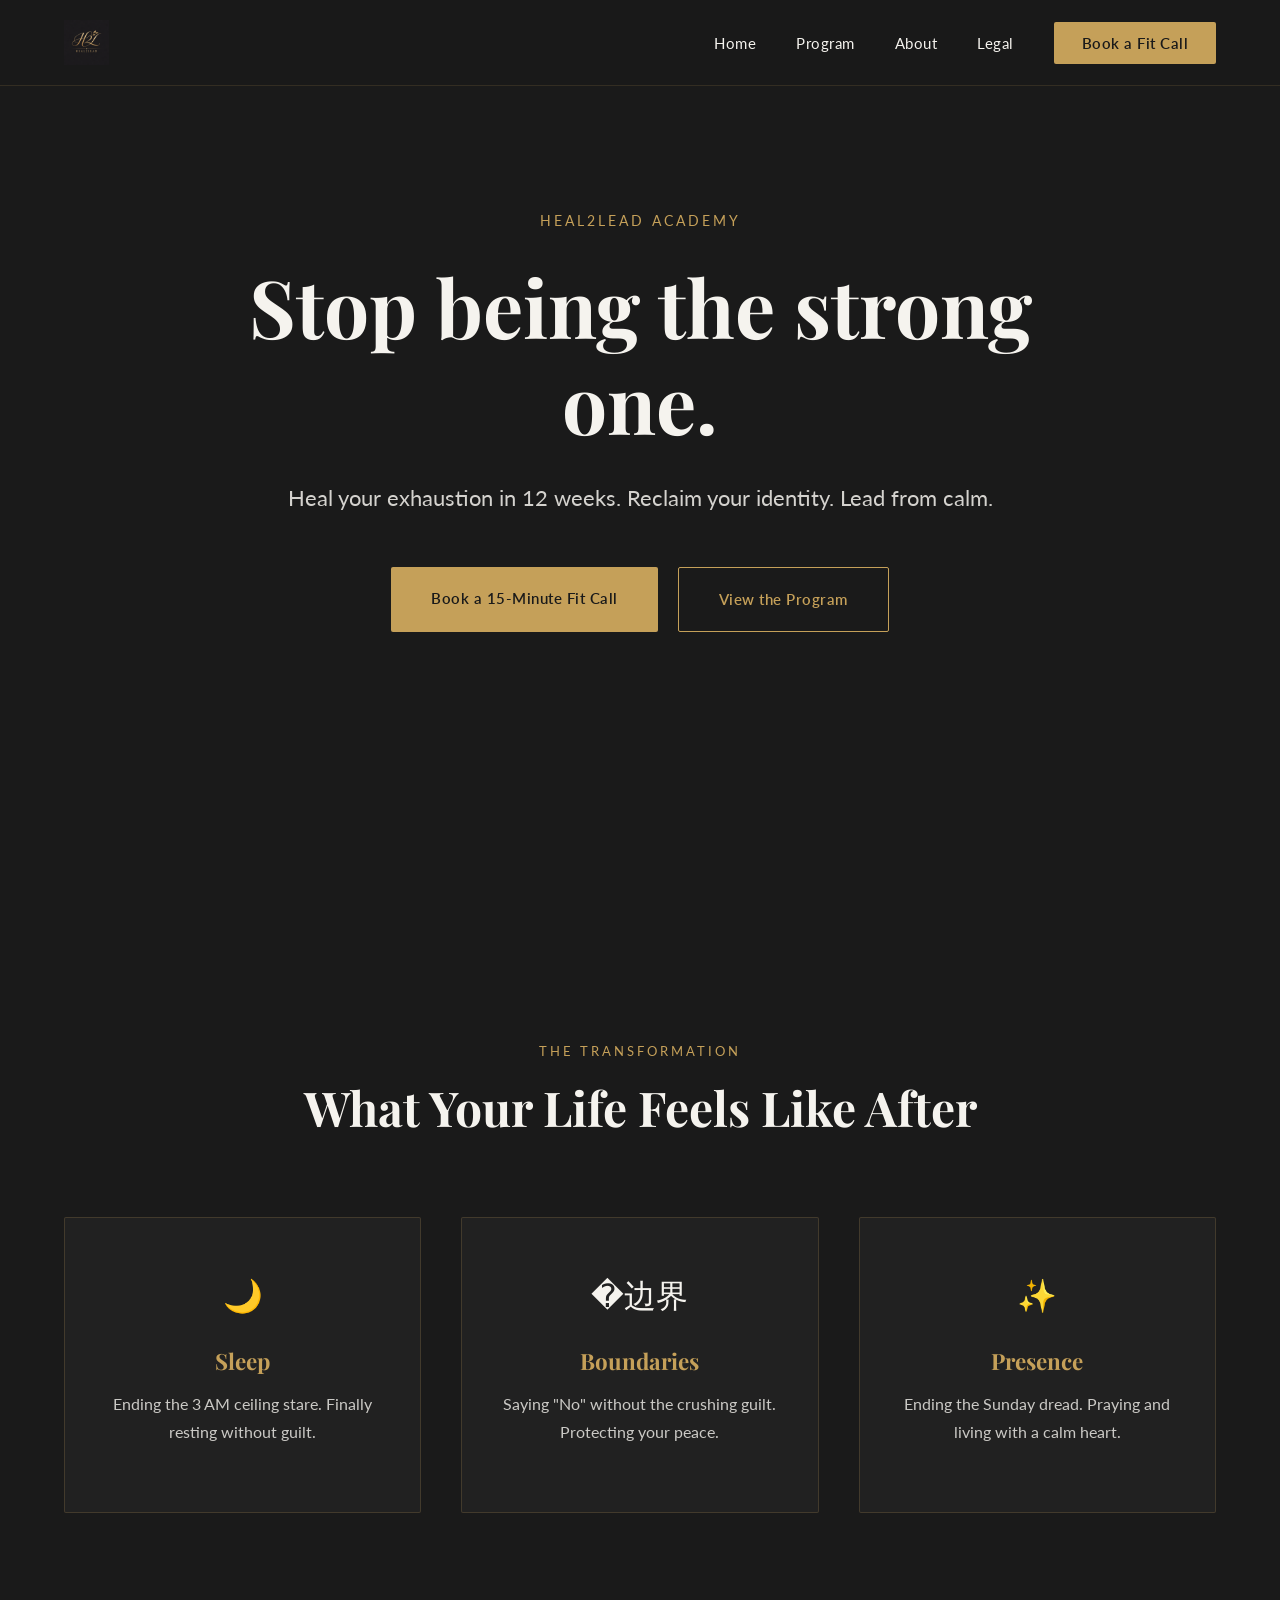
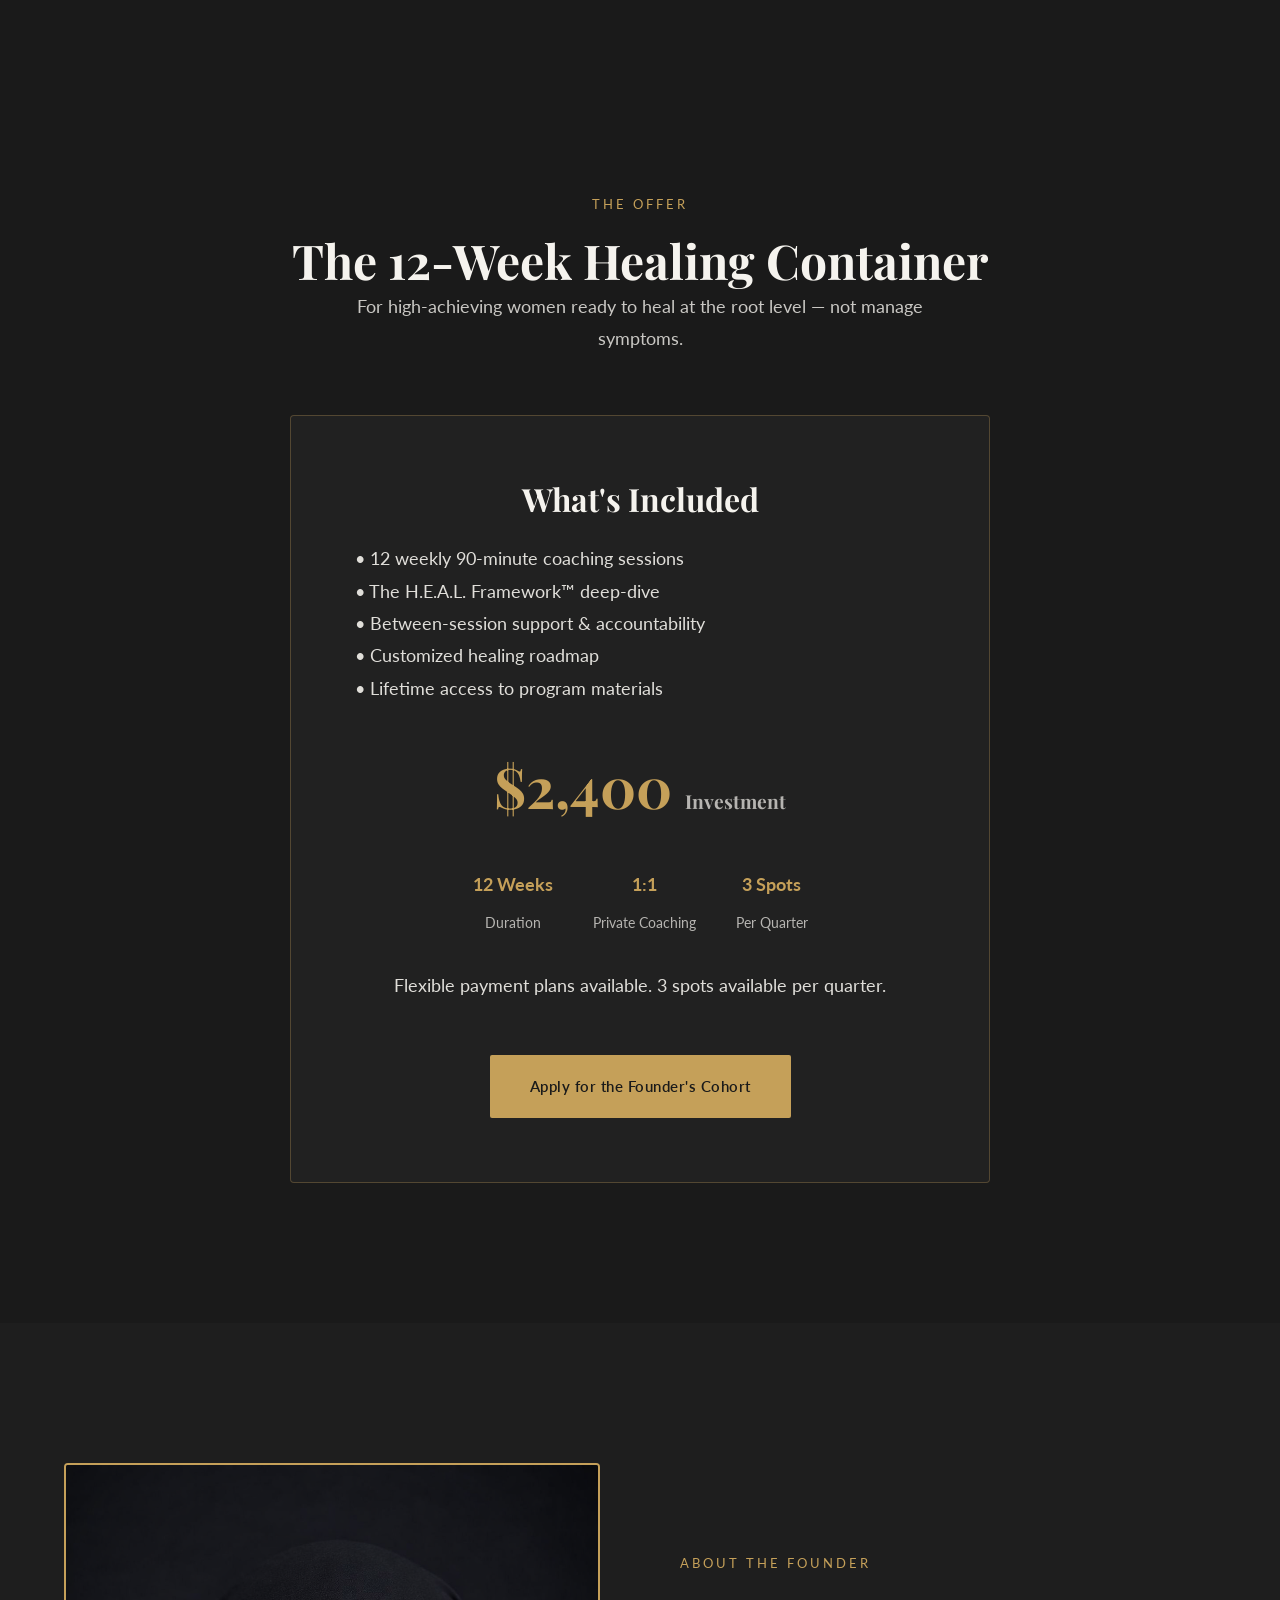
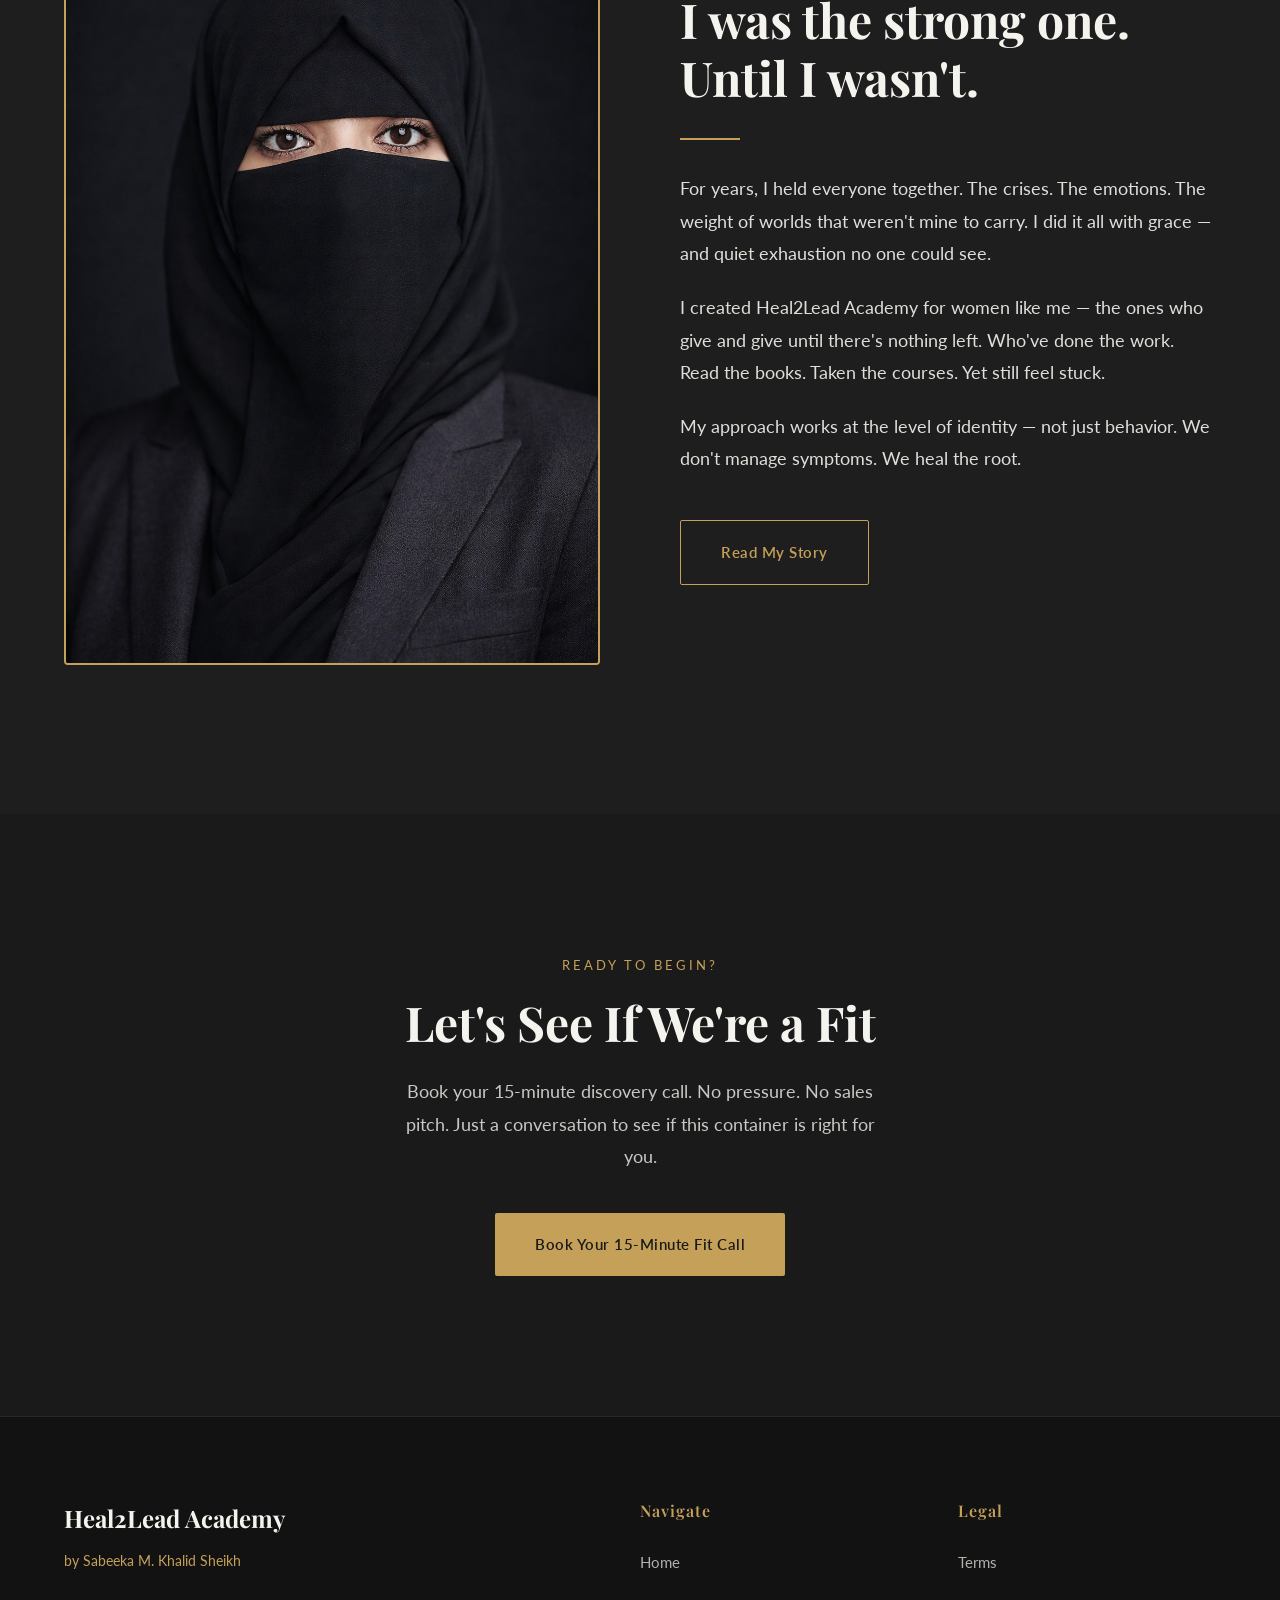
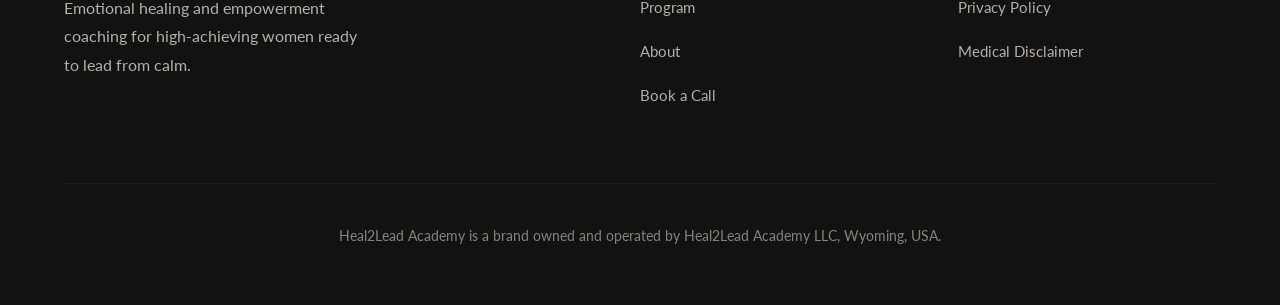
<file: index.html>
<!DOCTYPE html>
<html lang="en">
<head>
  <meta charset="UTF-8">
  <meta name="viewport" content="width=device-width, initial-scale=1.0">
  <meta name="description" content="Heal your exhaustion in 12 weeks. Reclaim your identity. Lead from calm. High-ticket coaching for high-achieving women.">
  <title>Heal2Lead Academy — Stop Being The Strong One</title>
  <link rel="stylesheet" href="styles.css">
</head>
<body>

<!-- ═══════════════════════════════════════════════════════════════════
   NAVIGATION
══════════════════════════════════════════════════════════════════════════ -->
<nav class="nav">
  <div class="container">
    <div class="nav__inner">
      <a href="index.html" class="nav__logo">
        <img src="logo.png" alt="Heal2Lead Academy" class="nav__logo-img">
      </a>
      <ul class="nav__links">
        <li><a href="index.html">Home</a></li>
        <li><a href="#program">Program</a></li>
        <li><a href="about.html">About</a></li>
        <li><a href="legal.html">Legal</a></li>
        <li><a href="#book" class="nav__cta">Book a Fit Call</a></li>
      </ul>
      <div class="nav__mobile-toggle">
        <span></span><span></span><span></span>
      </div>
    </div>
  </div>
</nav>

<!-- ═══════════════════════════════════════════════════════════════════
   HERO SECTION
══════════════════════════════════════════════════════════════════════════ -->
<section class="hero">
  <div class="container">
    <div class="hero__content">
      <span class="hero__eyebrow">Heal2Lead Academy</span>
      <h1>Stop being the strong one.</h1>
      <p class="hero__sub">
        Heal your exhaustion in 12 weeks. Reclaim your identity. Lead from calm.
      </p>
      <div class="hero__actions">
        <a href="#book" class="btn btn--gold">Book a 15-Minute Fit Call</a>
        <a href="#program" class="btn btn--outline">View the Program</a>
      </div>
    </div>
  </div>
</section>

<!-- ═══════════════════════════════════════════════════════════════════
   THE PROOF — 3 FELT WINS
══════════════════════════════════════════════════════════════════════════ -->
<section class="proof">
  <div class="container">
    <div class="text-center">
      <span class="eyebrow">The Transformation</span>
      <h2>What Your Life Feels Like After</h2>
    </div>
    
    <div class="proof__grid">
      <div class="proof-card">
        <span class="proof-card__icon">🌙</span>
        <h3>Sleep</h3>
        <p>Ending the 3 AM ceiling stare. Finally resting without guilt.</p>
      </div>
      
      <div class="proof-card">
        <span class="proof-card__icon">�边界</span>
        <h3>Boundaries</h3>
        <p>Saying "No" without the crushing guilt. Protecting your peace.</p>
      </div>
      
      <div class="proof-card">
        <span class="proof-card__icon">✨</span>
        <h3>Presence</h3>
        <p>Ending the Sunday dread. Praying and living with a calm heart.</p>
      </div>
    </div>
  </div>
</section>

<!-- ═══════════════════════════════════════════════════════════════════
   THE PROGRAM SNEAK PEEK
══════════════════════════════════════════════════════════════════════════ -->
<section class="program" id="program">
  <div class="container">
    <div class="text-center">
      <span class="eyebrow">The Offer</span>
      <h2>The 12-Week Healing Container</h2>
      <p style="max-width: 600px; margin: 0 auto; opacity: 0.8;">
        For high-achieving women ready to heal at the root level — not manage symptoms.
      </p>
    </div>
    
    <div class="program__card">
      <h3>What's Included</h3>
      <p style="margin-top: 24px; text-align: left;">
        • 12 weekly 90-minute coaching sessions<br>
        • The H.E.A.L. Framework™ deep-dive<br>
        • Between-session support & accountability<br>
        • Customized healing roadmap<br>
        • Lifetime access to program materials
      </p>
      
      <div class="program__price">
        $2,400
        <span>Investment</span>
      </div>
      
      <div class="program__meta">
        <div class="program__meta-item">
          <strong>12 Weeks</strong>
          <span>Duration</span>
        </div>
        <div class="program__meta-item">
          <strong>1:1</strong>
          <span>Private Coaching</span>
        </div>
        <div class="program__meta-item">
          <strong>3 Spots</strong>
          <span>Per Quarter</span>
        </div>
      </div>
      
      <p class="program__scarcity">Flexible payment plans available. 3 spots available per quarter.</p>
      
      <a href="#book" class="btn btn--gold" style="margin-top: 32px;">Apply for the Founder's Cohort</a>
    </div>
  </div>
</section>

<!-- ═══════════════════════════════════════════════════════════════════
   ABOUT TEASER
══════════════════════════════════════════════════════════════════════════ -->
<section class="about" id="about">
  <div class="container">
    <div class="about__grid">
      <div class="about__image">
        <img src="headshot-1.jpg" alt="Sabeeka M. Khalid Sheikh" loading="lazy">
      </div>
      <div class="about__content">
        <span class="eyebrow">About the Founder</span>
        <h2>I was the strong one.<br>Until I wasn't.</h2>
        <div class="divider"></div>
        <p>
          For years, I held everyone together. The crises. The emotions. The weight of worlds 
          that weren't mine to carry. I did it all with grace — and quiet exhaustion no one could see.
        </p>
        <p>
          I created Heal2Lead Academy for women like me — the ones who give and give until there's 
          nothing left. Who've done the work. Read the books. Taken the courses. Yet still feel stuck.
        </p>
        <p>
          My approach works at the level of identity — not just behavior. We don't manage symptoms. 
          We heal the root.
        </p>
        <a href="about.html" class="btn btn--outline" style="margin-top: 24px;">Read My Story</a>
      </div>
    </div>
  </div>
</section>

<!-- ═══════════════════════════════════════════════════════════════════
   CTA / BOOK SECTION
══════════════════════════════════════════════════════════════════════════ -->
<section class="program" id="book" style="text-align: center;">
  <div class="container">
    <span class="eyebrow">Ready to Begin?</span>
    <h2>Let's See If We're a Fit</h2>
    <p style="max-width: 500px; margin: 24px auto 40px; opacity: 0.8;">
      Book your 15-minute discovery call. No pressure. No sales pitch. Just a conversation to see if this container is right for you.
    </p>
    <a href="https://calendly.com" target="_blank" class="btn btn--gold">Book Your 15-Minute Fit Call</a>
  </div>
</section>

<!-- ═══════════════════════════════════════════════════════════════════
   FOOTER
══════════════════════════════════════════════════════════════════════════ -->
<footer class="footer">
  <div class="container">
    <div class="footer__grid">
      <div>
        <span class="footer__brand-name">Heal2Lead Academy</span>
        <span class="footer__brand-sub">by Sabeeka M. Khalid Sheikh</span>
        <p class="footer__tagline">
          Emotional healing and empowerment coaching for high-achieving women ready to lead from calm.
        </p>
      </div>
      <div>
        <div class="footer__heading">Navigate</div>
        <ul class="footer__links">
          <li><a href="index.html">Home</a></li>
          <li><a href="#program">Program</a></li>
          <li><a href="about.html">About</a></li>
          <li><a href="#book">Book a Call</a></li>
        </ul>
      </div>
      <div>
        <div class="footer__heading">Legal</div>
        <ul class="footer__links">
          <li><a href="legal.html">Terms</a></li>
          <li><a href="legal.html">Privacy Policy</a></li>
          <li><a href="legal.html">Medical Disclaimer</a></li>
        </ul>
      </div>
    </div>
    <div class="footer__bottom">
      <p class="footer__legal">
        Heal2Lead Academy is a brand owned and operated by Heal2Lead Academy LLC, Wyoming, USA.
      </p>
    </div>
  </div>
</footer>

<script>
  // Smooth scroll for anchor links
  document.querySelectorAll('a[href^="#"]').forEach(anchor => {
    anchor.addEventListener('click', function(e) {
      e.preventDefault();
      const target = document.querySelector(this.getAttribute('href'));
      if (target) {
        target.scrollIntoView({ behavior: 'smooth' });
      }
    });
  });
</script>

</body>
</html>
</file>
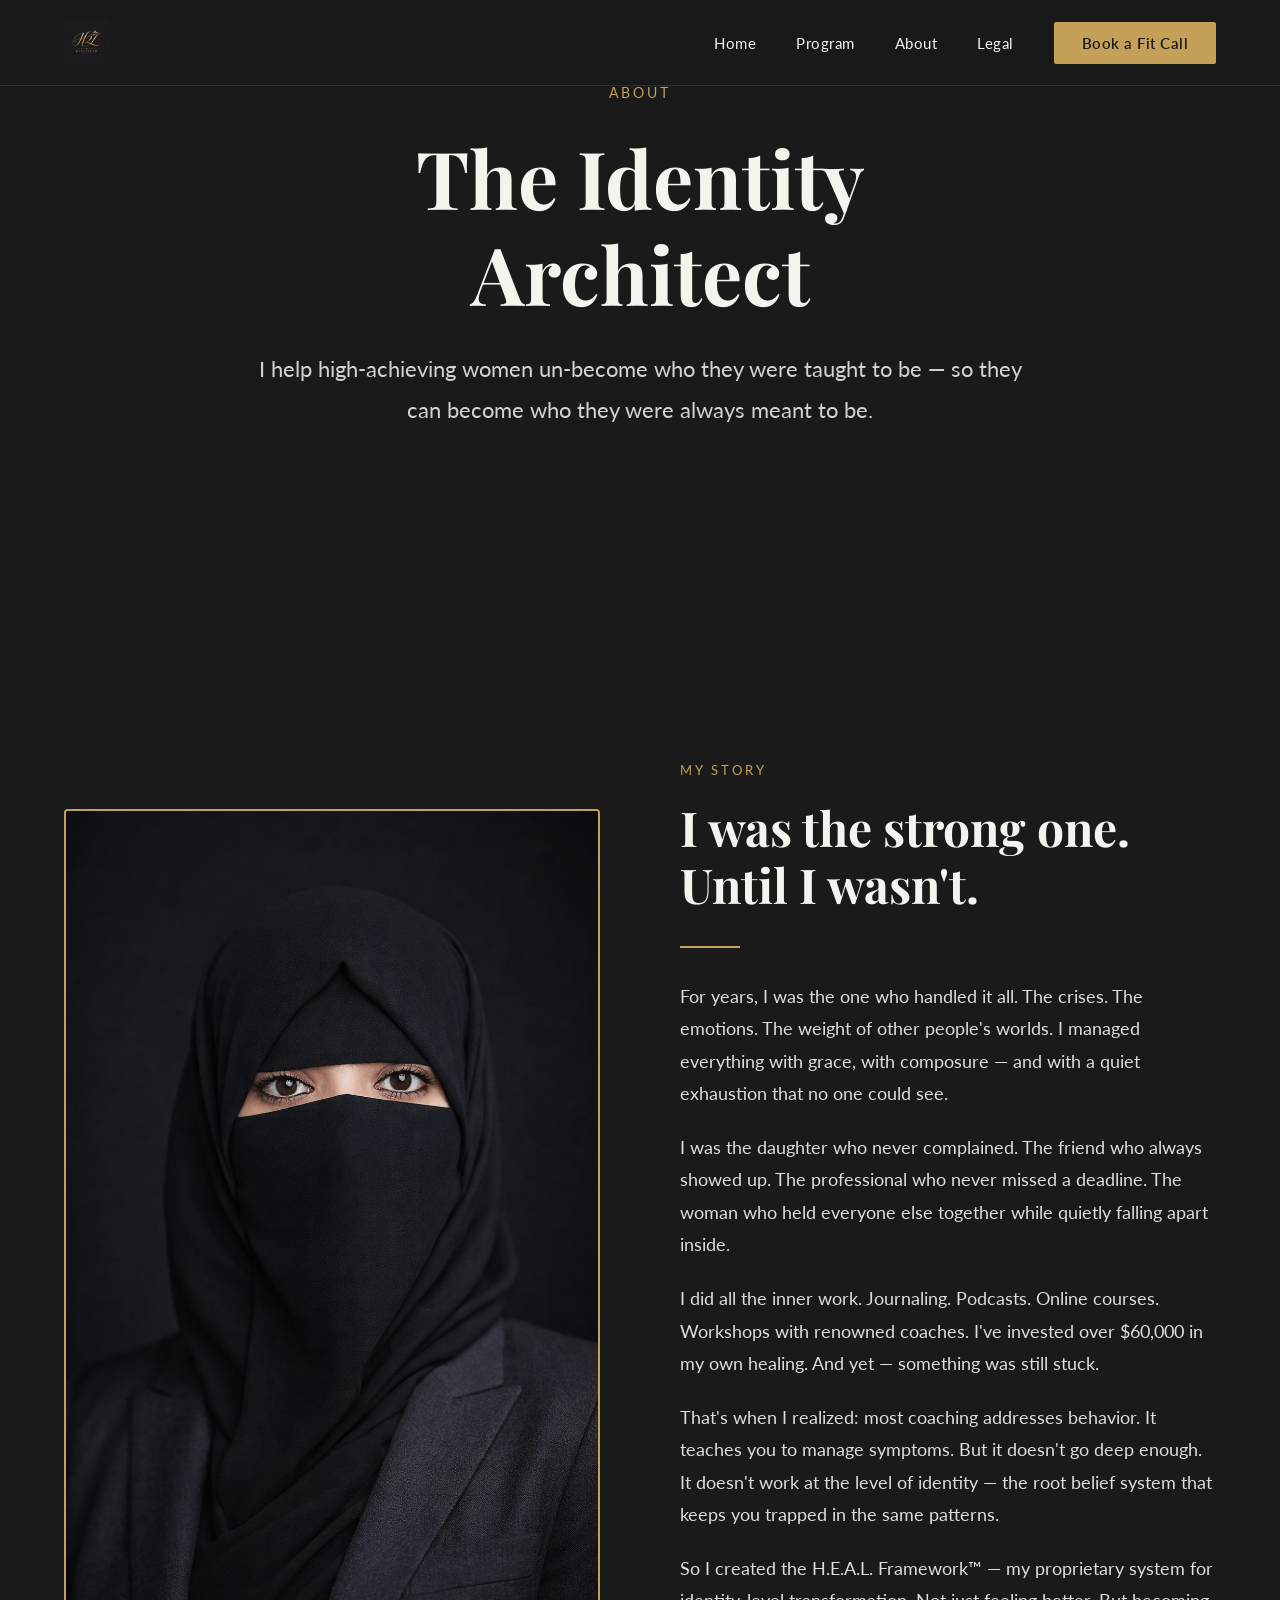
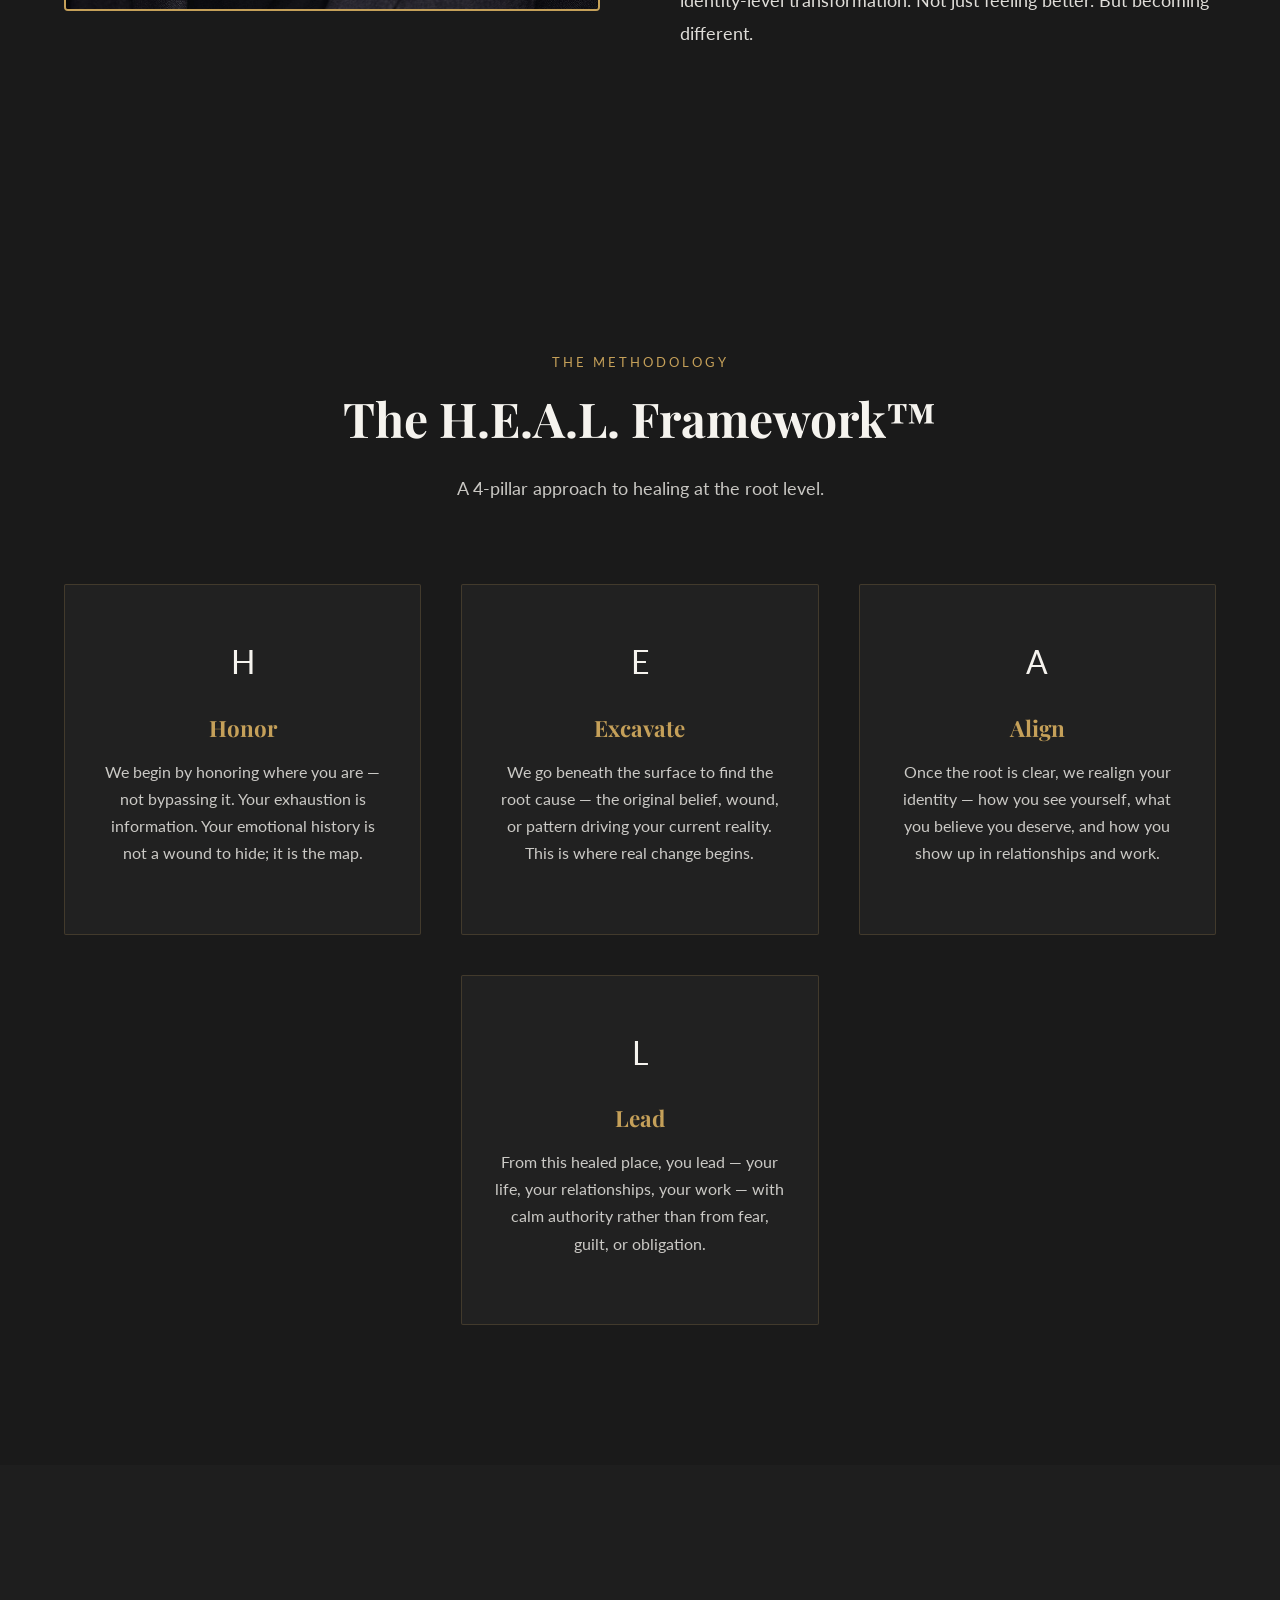
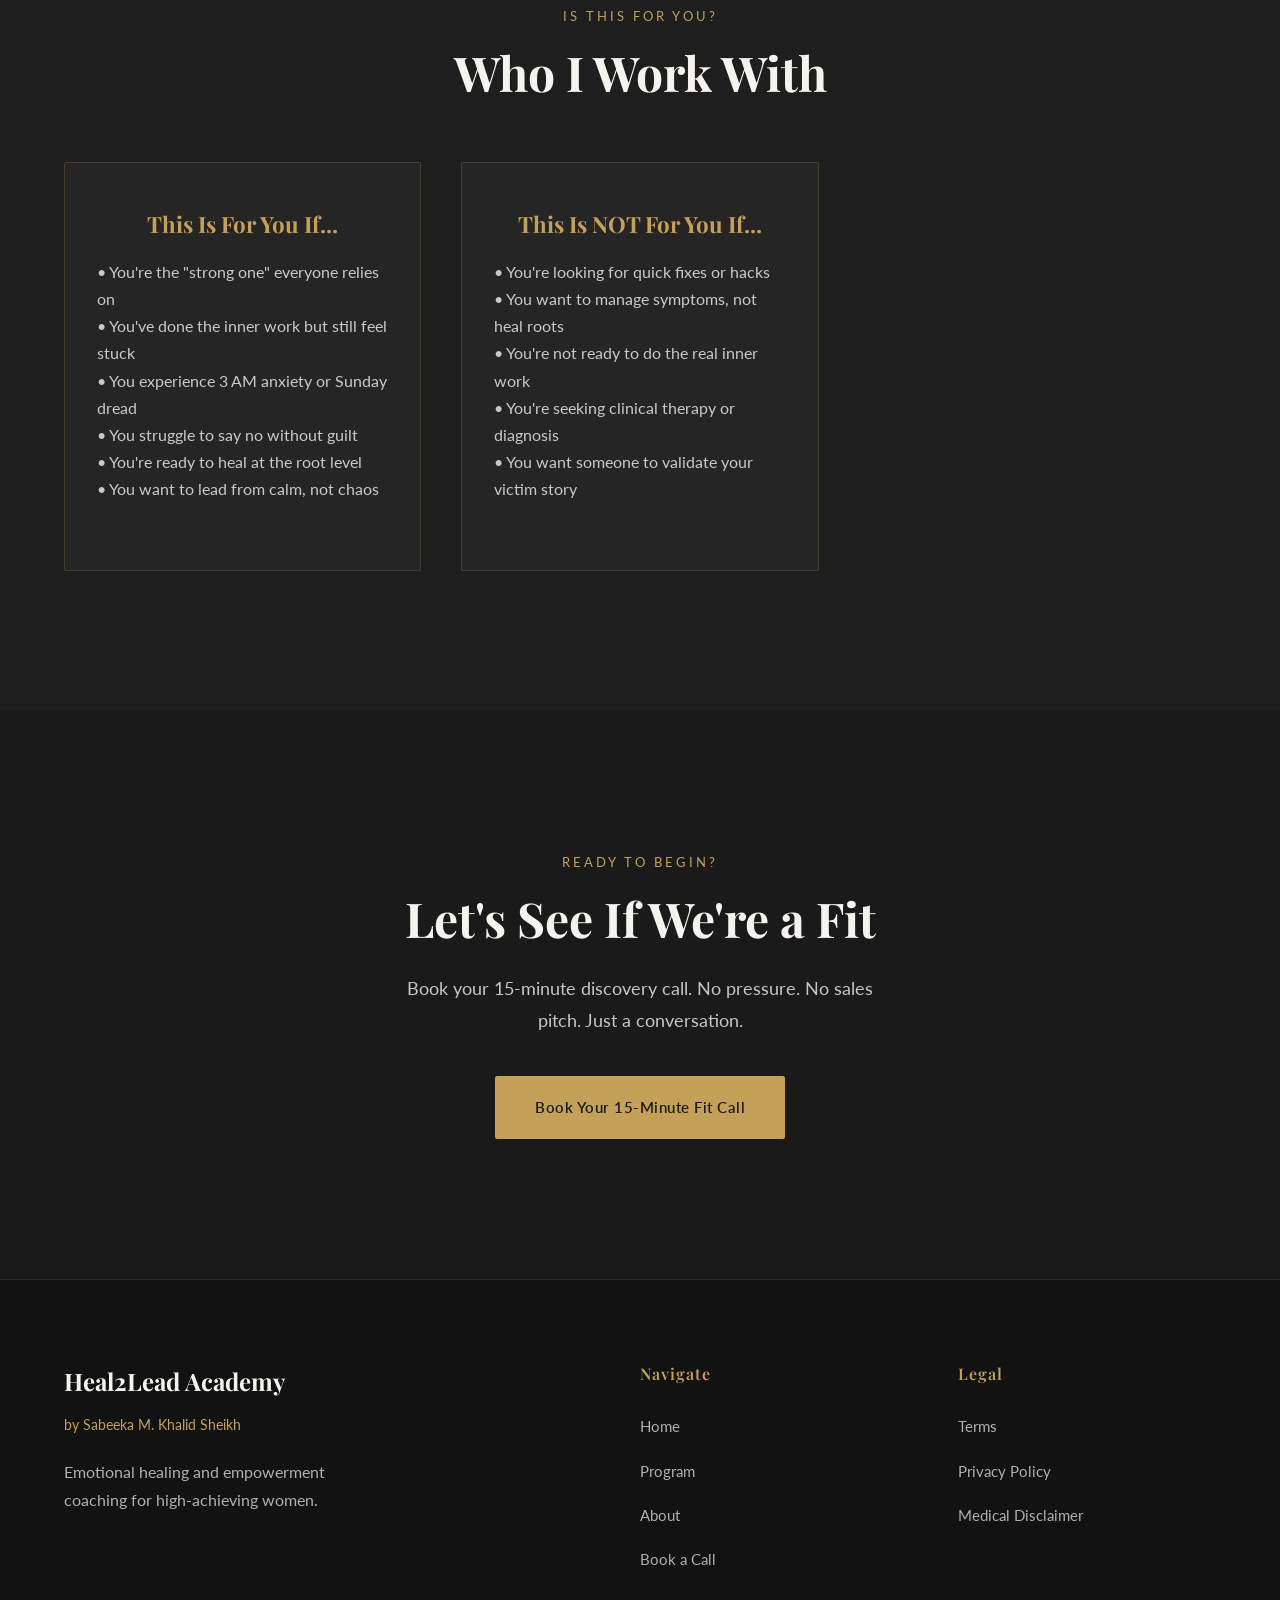
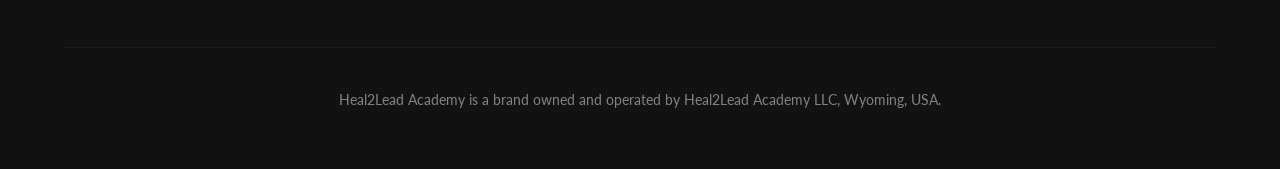
<file: about.html>
<!DOCTYPE html>
<html lang="en">
<head>
  <meta charset="UTF-8">
  <meta name="viewport" content="width=device-width, initial-scale=1.0">
  <meta name="description" content="About Sabeeka M. Khalid Sheikh — Founder of Heal2Lead Academy. Learn about the H.E.A.L. Framework.">
  <title>About — Heal2Lead Academy</title>
  <link rel="stylesheet" href="styles.css">
</head>
<body>

<!-- NAVIGATION -->
<nav class="nav">
  <div class="container">
    <div class="nav__inner">
      <a href="index.html" class="nav__logo">
        <img src="logo.png" alt="Heal2Lead Academy" class="nav__logo-img">
      </a>
      <ul class="nav__links">
        <li><a href="index.html">Home</a></li>
        <li><a href="index.html#program">Program</a></li>
        <li><a href="about.html">About</a></li>
        <li><a href="legal.html">Legal</a></li>
        <li><a href="index.html#book" class="nav__cta">Book a Fit Call</a></li>
      </ul>
      <div class="nav__mobile-toggle">
        <span></span><span></span><span></span>
      </div>
    </div>
  </div>
</nav>

<!-- PAGE HERO -->
<section class="hero" style="min-height: 60vh;">
  <div class="container">
    <div class="hero__content">
      <span class="hero__eyebrow">About</span>
      <h1>The Identity Architect</h1>
      <p class="hero__sub">
        I help high-achieving women un-become who they were taught to be — so they can become who they were always meant to be.
      </p>
    </div>
  </div>
</section>

<!-- MY STORY -->
<section class="about" style="background: var(--obsidian);">
  <div class="container">
    <div class="about__grid">
      <div class="about__image">
        <img src="headshot-1.jpg" alt="Sabeeka M. Khalid Sheikh" loading="lazy">
      </div>
      <div class="about__content">
        <span class="eyebrow">My Story</span>
        <h2>I was the strong one.<br>Until I wasn't.</h2>
        <div class="divider"></div>
        <p>
          For years, I was the one who handled it all. The crises. The emotions. The weight of other 
          people's worlds. I managed everything with grace, with composure — and with a quiet exhaustion 
          that no one could see.
        </p>
        <p>
          I was the daughter who never complained. The friend who always showed up. The professional 
          who never missed a deadline. The woman who held everyone else together while quietly falling 
          apart inside.
        </p>
        <p>
          I did all the inner work. Journaling. Podcasts. Online courses. Workshops with renowned coaches. 
          I've invested over $60,000 in my own healing. And yet — something was still stuck.
        </p>
        <p>
          That's when I realized: most coaching addresses behavior. It teaches you to manage symptoms. 
          But it doesn't go deep enough. It doesn't work at the level of identity — the root belief 
          system that keeps you trapped in the same patterns.
        </p>
        <p>
          So I created the H.E.A.L. Framework™ — my proprietary system for identity-level transformation. 
          Not just feeling better. But becoming different.
        </p>
      </div>
    </div>
  </div>
</section>

<!-- THE H.E.A.L. FRAMEWORK -->
<section class="proof">
  <div class="container">
    <div class="text-center">
      <span class="eyebrow">The Methodology</span>
      <h2>The H.E.A.L. Framework™</h2>
      <p style="max-width: 600px; margin: 24px auto 0; opacity: 0.8;">
        A 4-pillar approach to healing at the root level.
      </p>
    </div>
    
    <div class="proof__grid">
      <div class="proof-card">
        <span class="proof-card__icon">H</span>
        <h3>Honor</h3>
        <p>We begin by honoring where you are — not bypassing it. Your exhaustion is information. Your emotional history is not a wound to hide; it is the map.</p>
      </div>
      
      <div class="proof-card">
        <span class="proof-card__icon">E</span>
        <h3>Excavate</h3>
        <p>We go beneath the surface to find the root cause — the original belief, wound, or pattern driving your current reality. This is where real change begins.</p>
      </div>
      
      <div class="proof-card">
        <span class="proof-card__icon">A</span>
        <h3>Align</h3>
        <p>Once the root is clear, we realign your identity — how you see yourself, what you believe you deserve, and how you show up in relationships and work.</p>
      </div>
      
      <div class="proof-card" style="grid-column: 2;">
        <span class="proof-card__icon">L</span>
        <h3>Lead</h3>
        <p>From this healed place, you lead — your life, your relationships, your work — with calm authority rather than from fear, guilt, or obligation.</p>
      </div>
    </div>
  </div>
</section>

<!-- WHO THIS IS FOR -->
<section class="program" style="background: rgba(255,255,255,0.02);">
  <div class="container">
    <div class="text-center">
      <span class="eyebrow">Is This For You?</span>
      <h2>Who I Work With</h2>
    </div>
    
    <div class="proof__grid" style="margin-top: 60px;">
      <div class="proof-card">
        <h3>This Is For You If...</h3>
        <p style="text-align: left; margin-top: 20px;">
          • You're the "strong one" everyone relies on<br>
          • You've done the inner work but still feel stuck<br>
          • You experience 3 AM anxiety or Sunday dread<br>
          • You struggle to say no without guilt<br>
          • You're ready to heal at the root level<br>
          • You want to lead from calm, not chaos
        </p>
      </div>
      
      <div class="proof-card">
        <h3>This Is NOT For You If...</h3>
        <p style="text-align: left; margin-top: 20px;">
          • You're looking for quick fixes or hacks<br>
          • You want to manage symptoms, not heal roots<br>
          • You're not ready to do the real inner work<br>
          • You're seeking clinical therapy or diagnosis<br>
          • You want someone to validate your victim story
        </p>
      </div>
    </div>
  </div>
</section>

<!-- CTA -->
<section class="program" id="book" style="text-align: center;">
  <div class="container">
    <span class="eyebrow">Ready to Begin?</span>
    <h2>Let's See If We're a Fit</h2>
    <p style="max-width: 500px; margin: 24px auto 40px; opacity: 0.8;">
      Book your 15-minute discovery call. No pressure. No sales pitch. Just a conversation.
    </p>
    <a href="https://calendly.com" target="_blank" class="btn btn--gold">Book Your 15-Minute Fit Call</a>
  </div>
</section>

<!-- FOOTER -->
<footer class="footer">
  <div class="container">
    <div class="footer__grid">
      <div>
        <span class="footer__brand-name">Heal2Lead Academy</span>
        <span class="footer__brand-sub">by Sabeeka M. Khalid Sheikh</span>
        <p class="footer__tagline">
          Emotional healing and empowerment coaching for high-achieving women.
        </p>
      </div>
      <div>
        <div class="footer__heading">Navigate</div>
        <ul class="footer__links">
          <li><a href="index.html">Home</a></li>
          <li><a href="index.html#program">Program</a></li>
          <li><a href="about.html">About</a></li>
          <li><a href="index.html#book">Book a Call</a></li>
        </ul>
      </div>
      <div>
        <div class="footer__heading">Legal</div>
        <ul class="footer__links">
          <li><a href="legal.html">Terms</a></li>
          <li><a href="legal.html">Privacy Policy</a></li>
          <li><a href="legal.html">Medical Disclaimer</a></li>
        </ul>
      </div>
    </div>
    <div class="footer__bottom">
      <p class="footer__legal">
        Heal2Lead Academy is a brand owned and operated by Heal2Lead Academy LLC, Wyoming, USA.
      </p>
    </div>
  </div>
</footer>

</body>
</html>
</file>
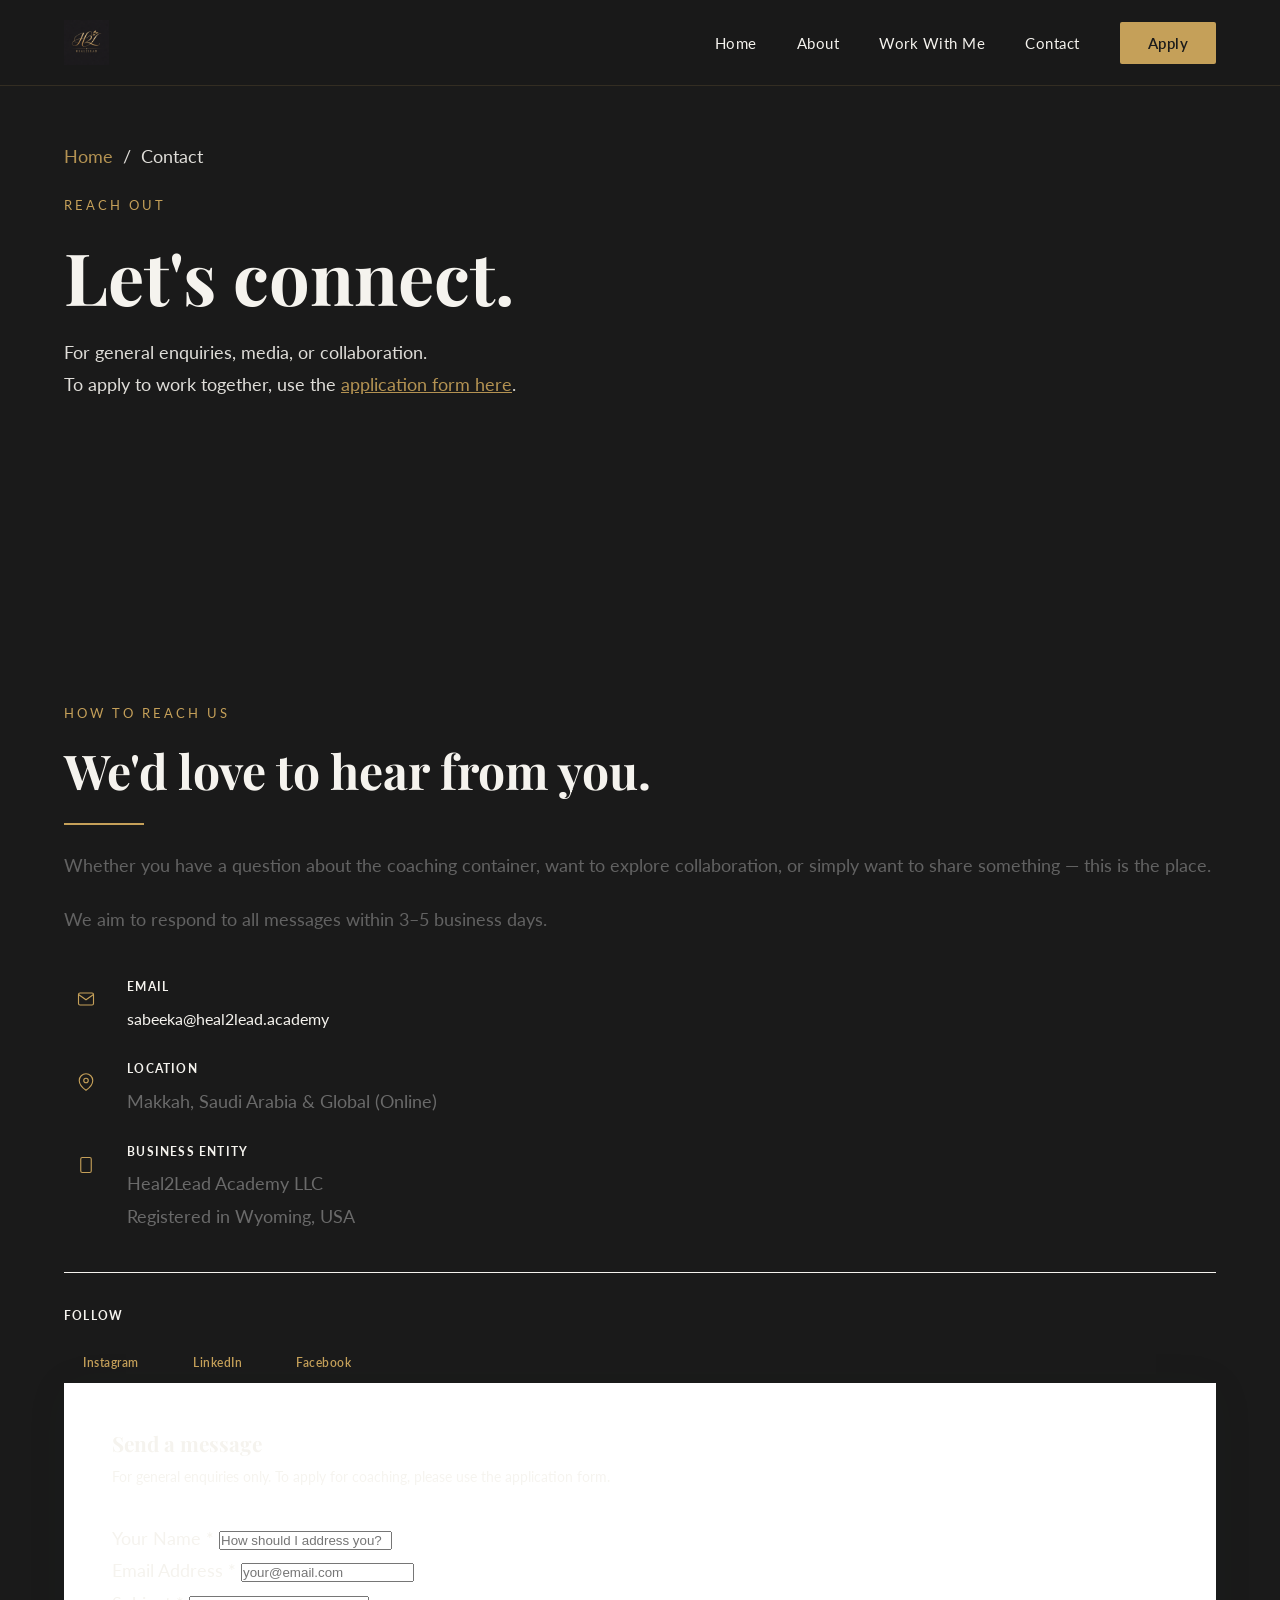
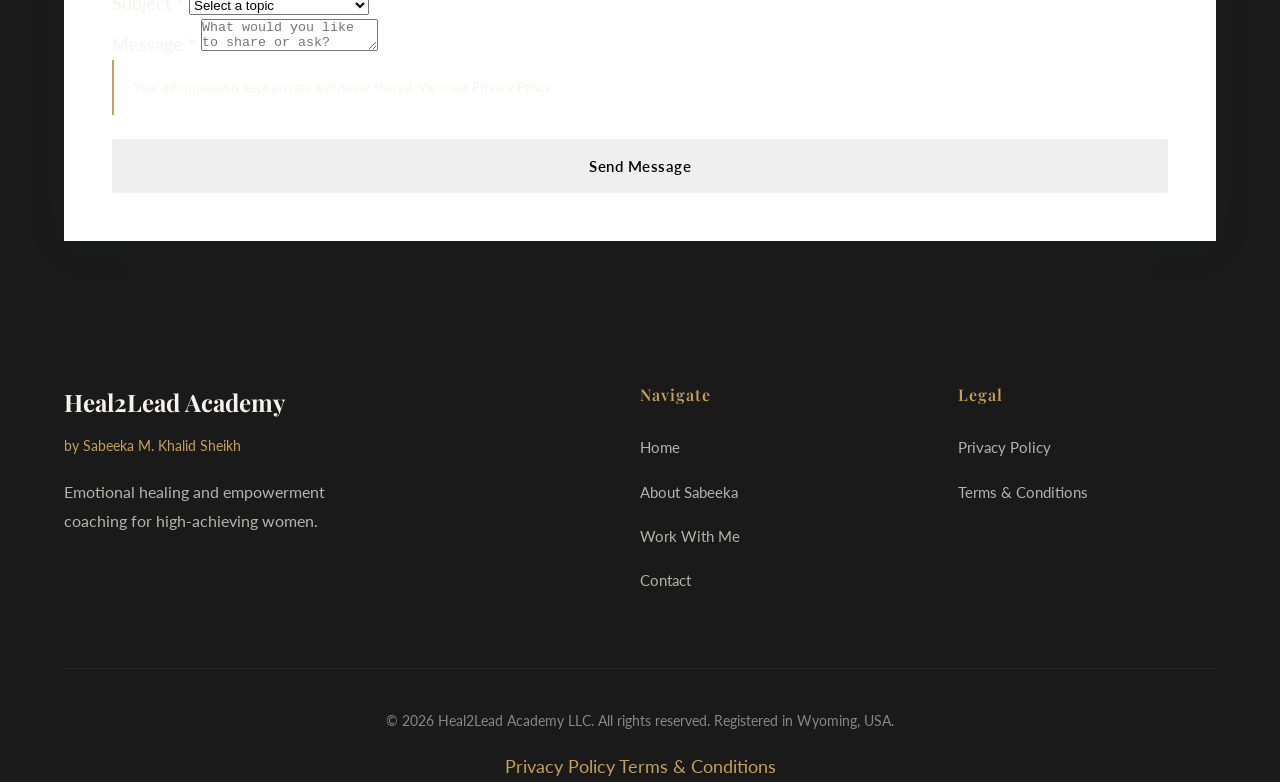
<file: contact.html>
<!DOCTYPE html>
<html lang="en">
<head>
  <meta charset="UTF-8">
  <meta name="viewport" content="width=device-width, initial-scale=1.0">
  <meta name="description" content="Contact Heal2Lead Academy. For general enquiries, collaboration, or questions about working with Sabeeka.">
  <title>Contact — Heal2Lead Academy</title>
  <link rel="stylesheet" href="styles.css">
</head>
<body>

<!-- ══════════════════ NAV ══════════════════ -->
<nav class="nav scrolled" id="navbar">
  <div class="container">
    <div class="nav__inner">
      <a href="index.html" class="nav__logo">
        <img src="logo.png" alt="Heal2Lead Academy" class="nav__logo-img">
      </a>
      <ul class="nav__links" id="navLinks">
        <li><a href="index.html">Home</a></li>
        <li><a href="about.html">About</a></li>
        <li><a href="work-with-me.html">Work With Me</a></li>
        <li><a href="contact.html" class="active">Contact</a></li>
        <li><a href="work-with-me.html#apply" class="nav__cta">Apply</a></li>
      </ul>
      <div class="nav__mobile-toggle" id="mobileToggle"><span></span><span></span><span></span></div>
    </div>
  </div>
</nav>

<!-- ══════════════════ PAGE HERO ══════════════════ -->
<section class="page-hero">
  <div class="container">
    <div class="page-hero__content">
      <p class="breadcrumb"><a href="index.html">Home</a> &nbsp;/&nbsp; Contact</p>
      <span class="eyebrow">Reach Out</span>
      <h1>Let's connect.</h1>
      <p class="lead" style="margin-top: 1rem;">
        For general enquiries, media, or collaboration.<br>
        To apply to work together, use the <a href="work-with-me.html#apply" style="color: var(--gold); text-decoration: underline;">application form here</a>.
      </p>
    </div>
  </div>
</section>

<!-- ══════════════════ CONTACT CONTENT ══════════════════ -->
<section class="section bg-ivory">
  <div class="container">
    <div class="grid-2" style="gap: clamp(40px,6vw,100px);">

      <!-- CONTACT INFO -->
      <div class="reveal">
        <span class="eyebrow">How to reach us</span>
        <h2 style="margin-bottom: 1.5rem;">We'd love to hear from you.</h2>
        <div class="divider"></div>
        <p style="margin-top: 1.5rem; color: var(--charcoal-mid);">
          Whether you have a question about the coaching container, want to explore collaboration,
          or simply want to share something — this is the place.
        </p>
        <p style="color: var(--charcoal-mid);">
          We aim to respond to all messages within 3–5 business days.
        </p>

        <div style="margin-top: 2.5rem; display: flex; flex-direction: column; gap: 1.5rem;">
          <div style="display: flex; align-items: flex-start; gap: 1.2rem;">
            <div style="width: 44px; height: 44px; background: var(--green); border-radius: 50%; display: flex; align-items: center; justify-content: center; flex-shrink: 0; margin-top: 0.1rem;">
              <svg width="18" height="18" viewBox="0 0 24 24" fill="none" stroke="#c5a059" stroke-width="1.5">
                <path d="M4 4h16c1.1 0 2 .9 2 2v12c0 1.1-.9 2-2 2H4c-1.1 0-2-.9-2-2V6c0-1.1.9-2 2-2z"/>
                <polyline points="22,6 12,13 2,6"/>
              </svg>
            </div>
            <div>
              <div style="font-size: 0.75rem; font-weight: 700; letter-spacing: 0.1em; text-transform: uppercase; color: var(--charcoal-light); margin-bottom: 0.3rem;">Email</div>
              <a href="mailto:sabeeka@heal2lead.academy" style="color: var(--green); font-size: 1rem; font-weight: 400;">sabeeka@heal2lead.academy</a>
            </div>
          </div>

          <div style="display: flex; align-items: flex-start; gap: 1.2rem;">
            <div style="width: 44px; height: 44px; background: var(--green); border-radius: 50%; display: flex; align-items: center; justify-content: center; flex-shrink: 0; margin-top: 0.1rem;">
              <svg width="18" height="18" viewBox="0 0 24 24" fill="none" stroke="#c5a059" stroke-width="1.5">
                <path d="M21 10c0 7-9 13-9 13s-9-6-9-13a9 9 0 0118 0z"/>
                <circle cx="12" cy="10" r="3"/>
              </svg>
            </div>
            <div>
              <div style="font-size: 0.75rem; font-weight: 700; letter-spacing: 0.1em; text-transform: uppercase; color: var(--charcoal-light); margin-bottom: 0.3rem;">Location</div>
              <span style="color: var(--charcoal-mid);">Makkah, Saudi Arabia &amp; Global (Online)</span>
            </div>
          </div>

          <div style="display: flex; align-items: flex-start; gap: 1.2rem;">
            <div style="width: 44px; height: 44px; background: var(--green); border-radius: 50%; display: flex; align-items: center; justify-content: center; flex-shrink: 0; margin-top: 0.1rem;">
              <svg width="18" height="18" viewBox="0 0 24 24" fill="none" stroke="#c5a059" stroke-width="1.5">
                <path d="M17 2H7a2 2 0 00-2 2v16a2 2 0 002 2h10a2 2 0 002-2V4a2 2 0 00-2-2z"/>
                <line x1="12" y1="18" x2="12.01" y2="18"/>
              </svg>
            </div>
            <div>
              <div style="font-size: 0.75rem; font-weight: 700; letter-spacing: 0.1em; text-transform: uppercase; color: var(--charcoal-light); margin-bottom: 0.3rem;">Business Entity</div>
              <span style="color: var(--charcoal-mid);">Heal2Lead Academy LLC<br>Registered in Wyoming, USA</span>
            </div>
          </div>
        </div>

        <div style="margin-top: 2.5rem; padding-top: 2rem; border-top: 1px solid var(--cream);">
          <div style="font-size: 0.75rem; font-weight: 700; letter-spacing: 0.1em; text-transform: uppercase; color: var(--charcoal-light); margin-bottom: 1rem;">Follow</div>
          <div style="display: flex; gap: 1rem; flex-wrap: wrap;">
            <a href="https://www.instagram.com/sabeeka_sheikh/" target="_blank" rel="noopener" class="btn btn--outline-gold" style="padding: 0.55rem 1.2rem; font-size: 0.78rem;">Instagram</a>
            <a href="https://www.linkedin.com/in/sabeeka-emotionalhealing" target="_blank" rel="noopener" class="btn btn--outline-gold" style="padding: 0.55rem 1.2rem; font-size: 0.78rem;">LinkedIn</a>
            <a href="https://www.facebook.com/sabeeka.sheikh.2025" target="_blank" rel="noopener" class="btn btn--outline-gold" style="padding: 0.55rem 1.2rem; font-size: 0.78rem;">Facebook</a>
          </div>
        </div>
      </div>

      <!-- CONTACT FORM -->
      <div class="reveal reveal-delay-2">
        <div style="background: var(--white); padding: 3rem; box-shadow: 0 4px 40px rgba(4,57,39,0.07);">
          <h3 style="color: var(--green); margin-bottom: 0.5rem; font-size: 1.3rem;">Send a message</h3>
          <p style="color: var(--charcoal-light); font-size: 0.9rem; margin-bottom: 2rem;">
            For general enquiries only. To apply for coaching, please use the
            <a href="work-with-me.html#apply" style="color: var(--green);">application form</a>.
          </p>

          <form name="contact" method="POST" action="https://formspree.io/f/your-form-id" netlify>
            <input type="hidden" name="form-name" value="contact">
            <p style="display: none;"><input name="bot-field"></p>

            <div class="form-group">
              <label for="c-name">Your Name *</label>
              <input type="text" id="c-name" name="name" required placeholder="How should I address you?">
            </div>

            <div class="form-group">
              <label for="c-email">Email Address *</label>
              <input type="email" id="c-email" name="email" required placeholder="your@email.com">
            </div>

            <div class="form-group">
              <label for="c-subject">Subject *</label>
              <select id="c-subject" name="subject" required>
                <option value="" disabled selected>Select a topic</option>
                <option value="general">General Enquiry</option>
                <option value="collaboration">Collaboration / Partnership</option>
                <option value="media">Media / Press</option>
                <option value="speaking">Speaking Invitation</option>
                <option value="other">Something Else</option>
              </select>
            </div>

            <div class="form-group">
              <label for="c-message">Message *</label>
              <textarea id="c-message" name="message" required placeholder="What would you like to share or ask?"></textarea>
            </div>

            <div style="padding: 1rem 1.2rem; background: var(--ivory); margin-bottom: 1.5rem; border-left: 2px solid var(--gold);">
              <p style="font-size: 0.8rem; color: var(--charcoal-light); margin: 0;">
                Your information is kept private and never shared. View our <a href="privacy-policy.html" style="color: var(--green);">Privacy Policy</a>.
              </p>
            </div>

            <button type="submit" class="btn btn--green" style="width: 100%;">Send Message</button>
          </form>
        </div>
      </div>
    </div>
  </div>
</section>

<!-- ══════════════════ FOOTER ══════════════════ -->
<footer>
  <div class="container">
    <div class="footer__grid">
      <div>
        <span class="footer__brand-name">Heal2Lead Academy</span>
        <span class="footer__brand-sub">by Sabeeka M. Khalid Sheikh</span>
        <p class="footer__tagline">Emotional healing and empowerment coaching for high-achieving women.</p>
      </div>
      <div>
        <div class="footer__heading">Navigate</div>
        <ul class="footer__links">
          <li><a href="index.html">Home</a></li>
          <li><a href="about.html">About Sabeeka</a></li>
          <li><a href="work-with-me.html">Work With Me</a></li>
          <li><a href="contact.html">Contact</a></li>
        </ul>
      </div>
      <div>
        <div class="footer__heading">Legal</div>
        <ul class="footer__links">
          <li><a href="privacy-policy.html">Privacy Policy</a></li>
          <li><a href="terms.html">Terms &amp; Conditions</a></li>
        </ul>
      </div>
    </div>
    <div class="footer__bottom">
      <p class="footer__legal">© 2026 Heal2Lead Academy LLC. All rights reserved. Registered in Wyoming, USA.</p>
      <div class="footer__legal-links">
        <a href="privacy-policy.html">Privacy Policy</a>
        <a href="terms.html">Terms &amp; Conditions</a>
      </div>
    </div>
  </div>
</footer>

<script>
  const toggle = document.getElementById('mobileToggle');
  const navLinks = document.getElementById('navLinks');
  toggle.addEventListener('click', () => navLinks.classList.toggle('open'));

  const reveals = document.querySelectorAll('.reveal');
  const observer = new IntersectionObserver((entries) => {
    entries.forEach(e => { if (e.isIntersecting) e.target.classList.add('visible'); });
  }, { threshold: 0.12 });
  reveals.forEach(r => observer.observe(r));
</script>
</body>
</html>
</file>
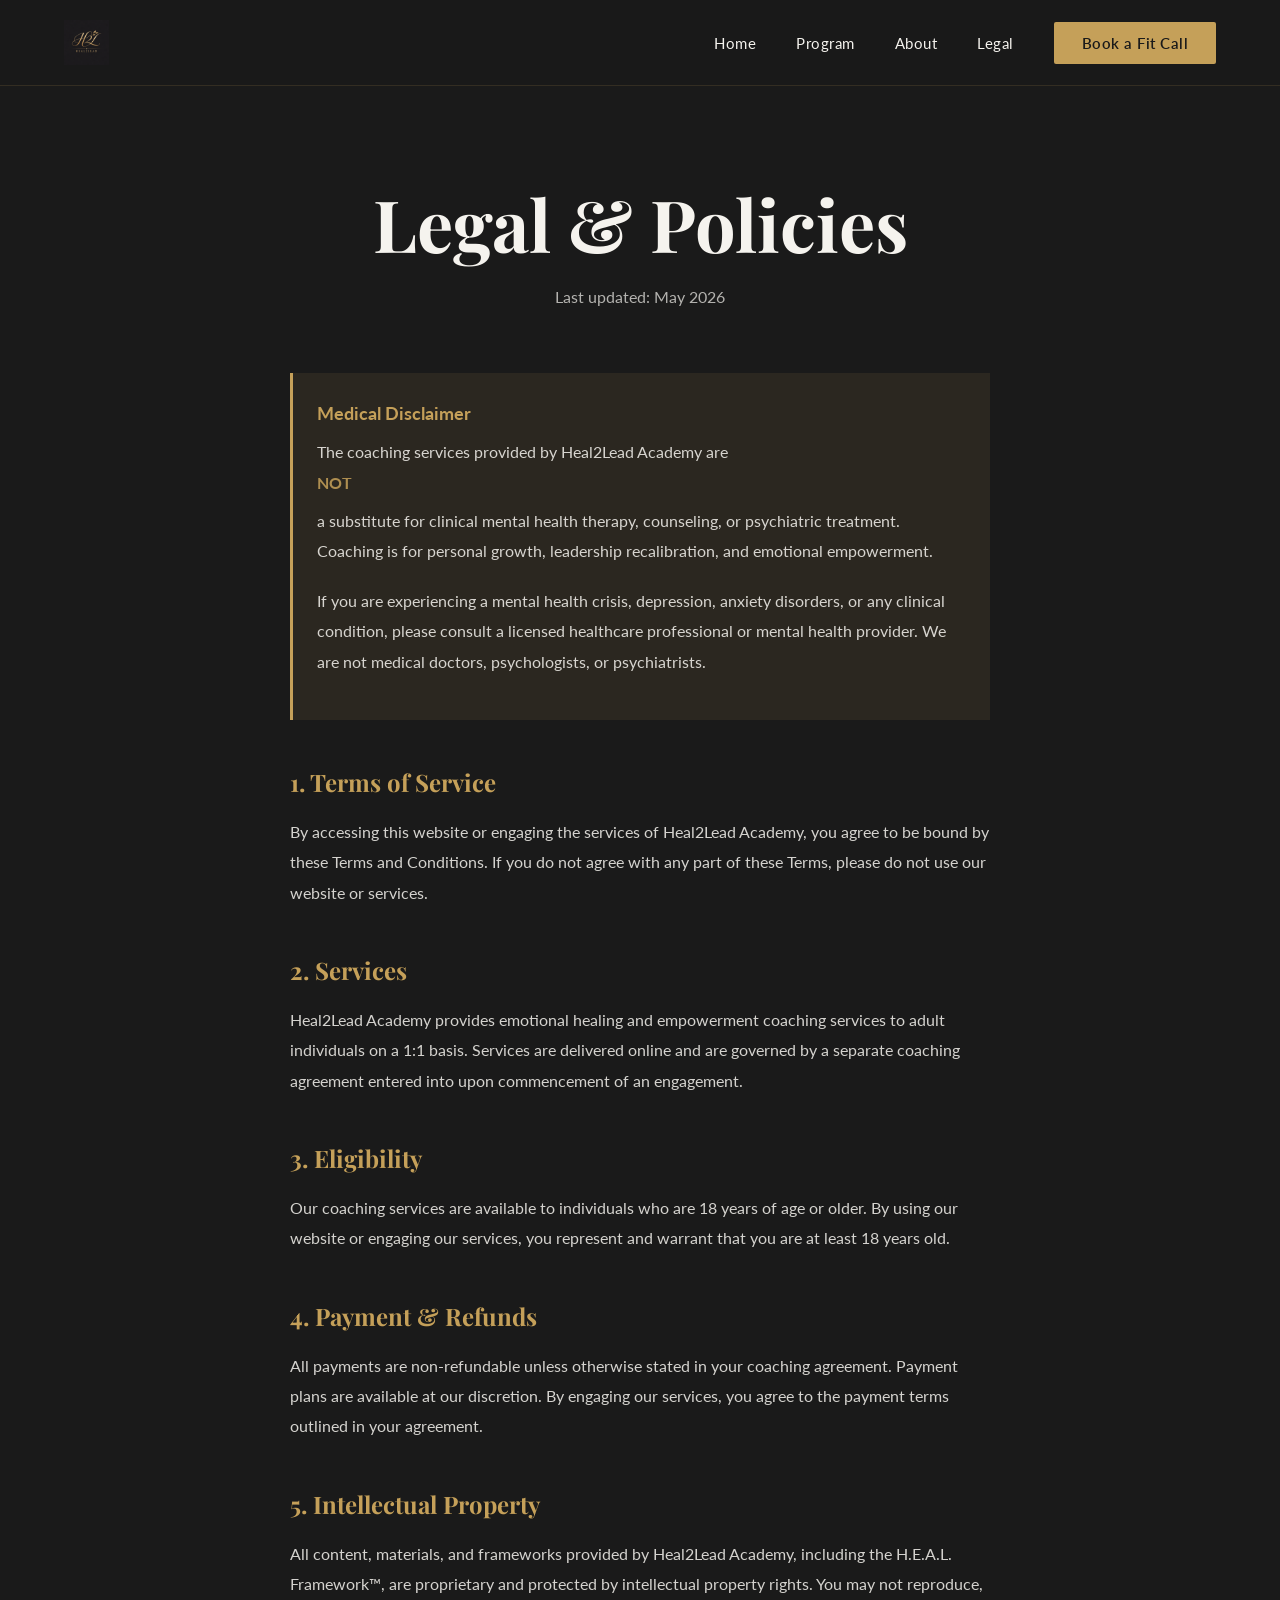
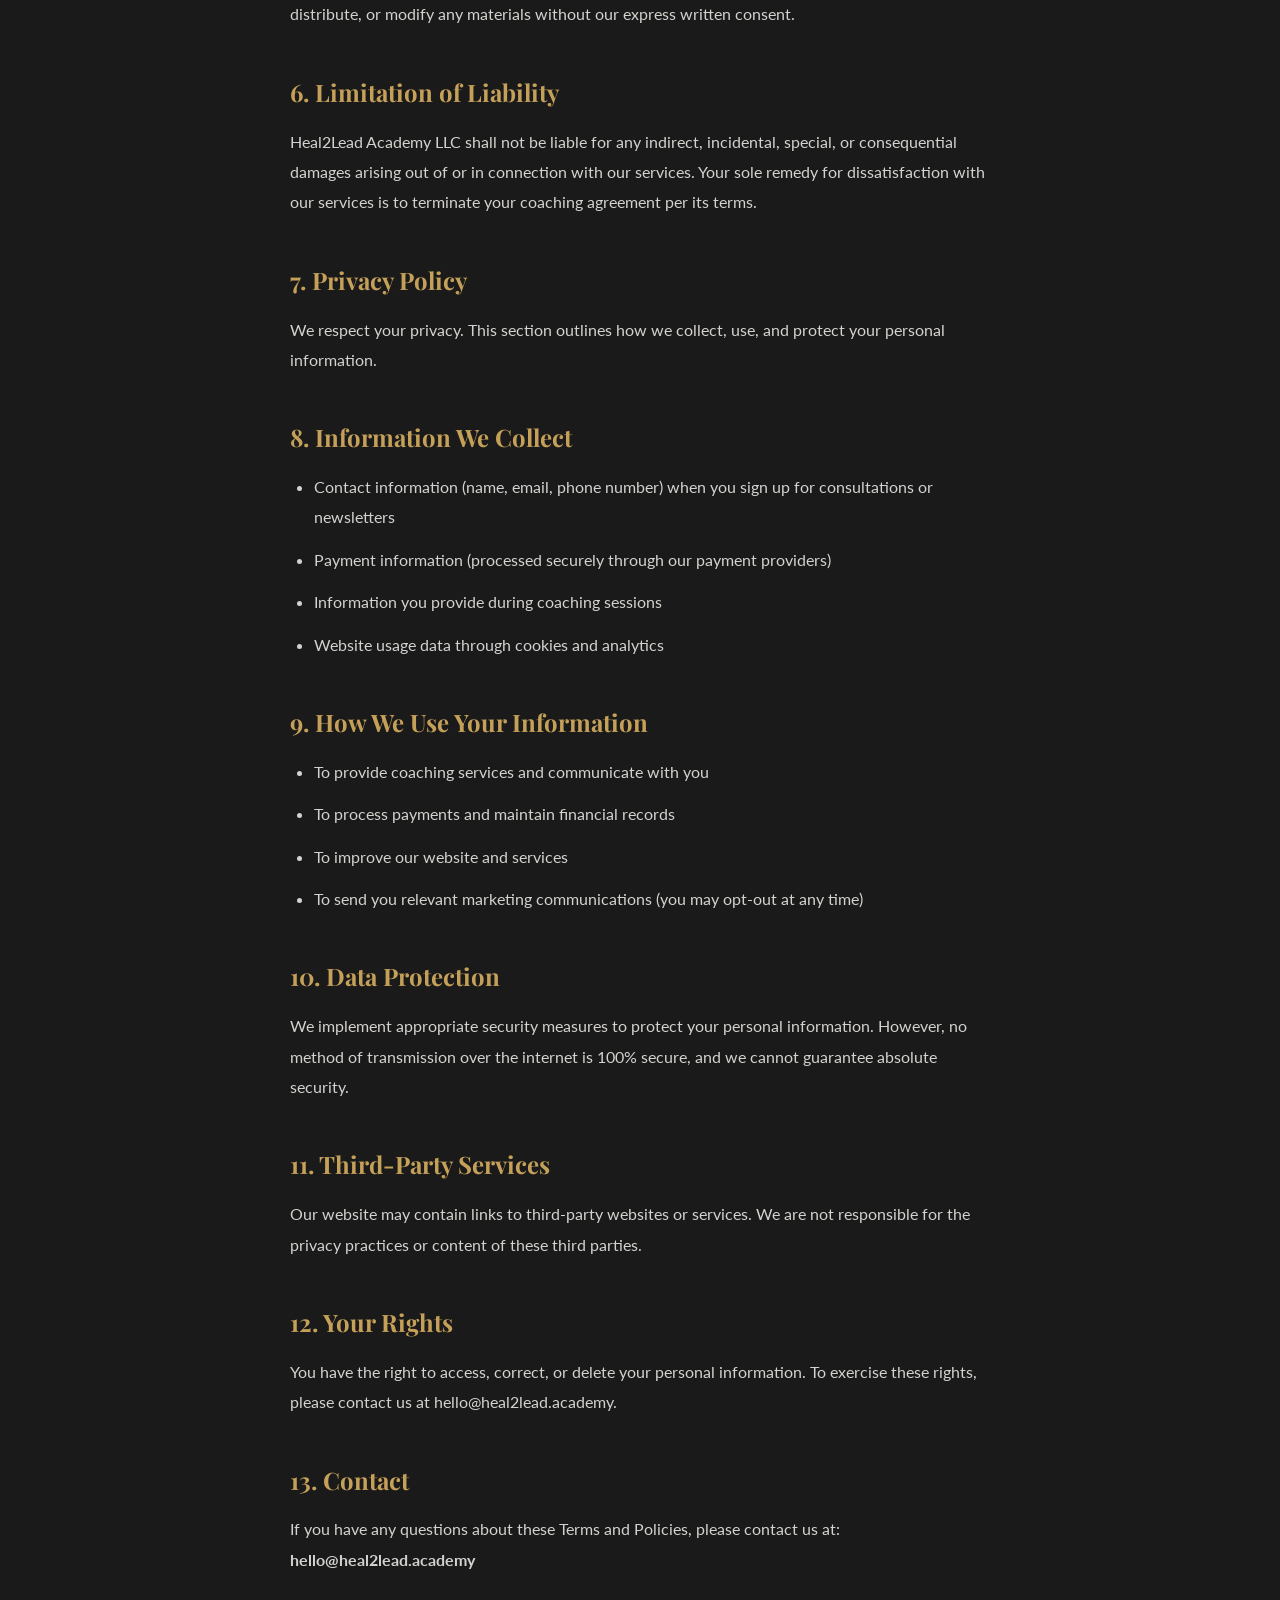
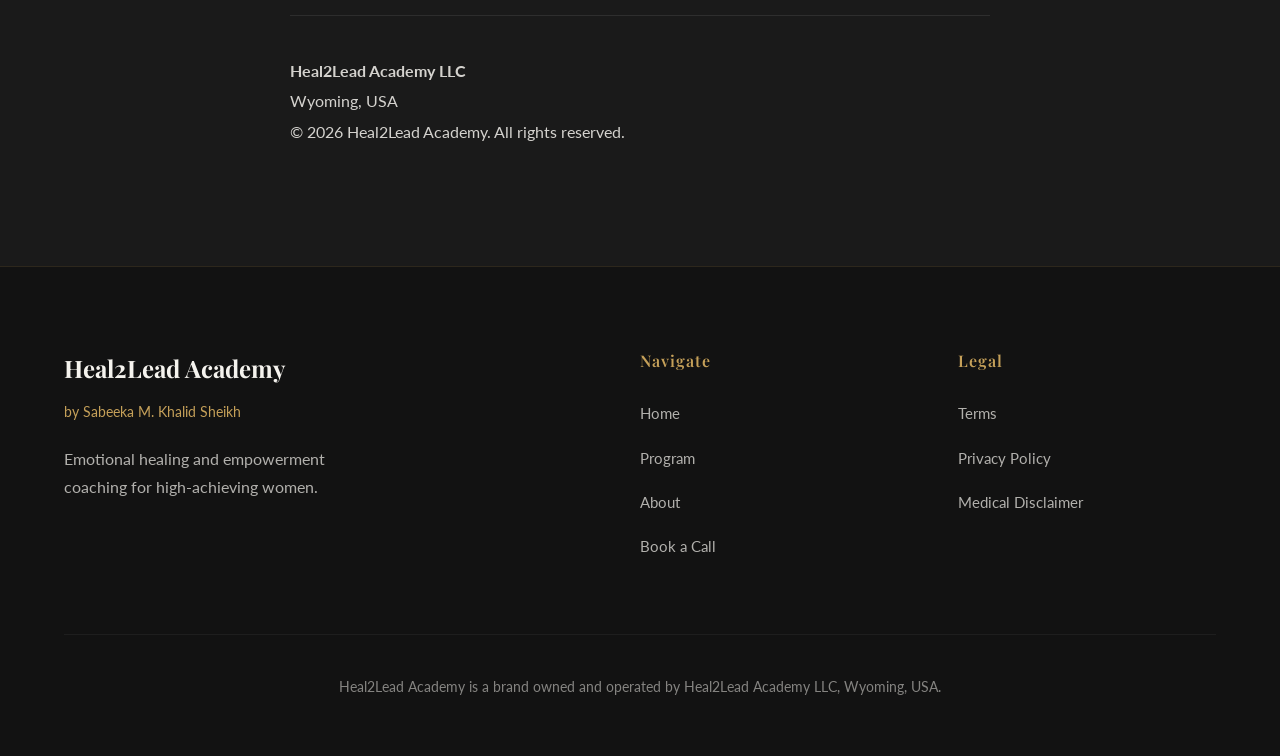
<file: legal.html>
<!DOCTYPE html>
<html lang="en">
<head>
  <meta charset="UTF-8">
  <meta name="viewport" content="width=device-width, initial-scale=1.0">
  <meta name="description" content="Terms of Service, Privacy Policy, and Medical Disclaimer for Heal2Lead Academy.">
  <title>Legal — Heal2Lead Academy</title>
  <link rel="stylesheet" href="styles.css">
</head>
<body>

<!-- NAVIGATION -->
<nav class="nav">
  <div class="container">
    <div class="nav__inner">
      <a href="index.html" class="nav__logo">
        <img src="logo.png" alt="Heal2Lead Academy" class="nav__logo-img">
      </a>
      <ul class="nav__links">
        <li><a href="index.html">Home</a></li>
        <li><a href="program.html">Program</a></li>
        <li><a href="about.html">About</a></li>
        <li><a href="legal.html">Legal</a></li>
        <li><a href="index.html#book" class="nav__cta">Book a Fit Call</a></li>
      </ul>
      <div class="nav__mobile-toggle">
        <span></span><span></span><span></span>
      </div>
    </div>
  </div>
</nav>

<!-- LEGAL CONTENT -->
<section class="legal">
  <div class="container">
    <h1 class="text-center">Legal & Policies</h1>
    <p class="text-center" style="opacity: 0.7;">Last updated: May 2026</p>
    
    <div class="legal__content">
      
      <!-- MEDICAL DISCLAIMER -->
      <div class="legal__disclaimer">
        <strong>Medical Disclaimer</strong>
        <p>
          The coaching services provided by Heal2Lead Academy are <strong>NOT</strong> a substitute for clinical mental health therapy, counseling, or psychiatric treatment. 
          Coaching is for personal growth, leadership recalibration, and emotional empowerment. 
        </p>
        <p style="margin-top: 12px;">
          If you are experiencing a mental health crisis, depression, anxiety disorders, or any clinical condition, 
          please consult a licensed healthcare professional or mental health provider. 
          We are not medical doctors, psychologists, or psychiatrists.
        </p>
      </div>
      
      <!-- TERMS -->
      <h2>1. Terms of Service</h2>
      <p>
        By accessing this website or engaging the services of Heal2Lead Academy, you agree to be bound by these Terms and Conditions. 
        If you do not agree with any part of these Terms, please do not use our website or services.
      </p>
      
      <h2>2. Services</h2>
      <p>
        Heal2Lead Academy provides emotional healing and empowerment coaching services to adult individuals on a 1:1 basis. 
        Services are delivered online and are governed by a separate coaching agreement entered into upon commencement of an engagement.
      </p>
      
      <h2>3. Eligibility</h2>
      <p>
        Our coaching services are available to individuals who are 18 years of age or older. 
        By using our website or engaging our services, you represent and warrant that you are at least 18 years old.
      </p>
      
      <h2>4. Payment & Refunds</h2>
      <p>
        All payments are non-refundable unless otherwise stated in your coaching agreement. 
        Payment plans are available at our discretion. By engaging our services, you agree to the payment terms outlined in your agreement.
      </p>
      
      <h2>5. Intellectual Property</h2>
      <p>
        All content, materials, and frameworks provided by Heal2Lead Academy, including the H.E.A.L. Framework™, 
        are proprietary and protected by intellectual property rights. You may not reproduce, distribute, or modify any materials 
        without our express written consent.
      </p>
      
      <h2>6. Limitation of Liability</h2>
      <p>
        Heal2Lead Academy LLC shall not be liable for any indirect, incidental, special, or consequential damages 
        arising out of or in connection with our services. Your sole remedy for dissatisfaction with our services 
        is to terminate your coaching agreement per its terms.
      </p>
      
      <!-- PRIVACY POLICY -->
      <h2>7. Privacy Policy</h2>
      <p>
        We respect your privacy. This section outlines how we collect, use, and protect your personal information.
      </p>
      
      <h2>8. Information We Collect</h2>
      <ul>
        <li>Contact information (name, email, phone number) when you sign up for consultations or newsletters</li>
        <li>Payment information (processed securely through our payment providers)</li>
        <li>Information you provide during coaching sessions</li>
        <li>Website usage data through cookies and analytics</li>
      </ul>
      
      <h2>9. How We Use Your Information</h2>
      <ul>
        <li>To provide coaching services and communicate with you</li>
        <li>To process payments and maintain financial records</li>
        <li>To improve our website and services</li>
        <li>To send you relevant marketing communications (you may opt-out at any time)</li>
      </ul>
      
      <h2>10. Data Protection</h2>
      <p>
        We implement appropriate security measures to protect your personal information. 
        However, no method of transmission over the internet is 100% secure, and we cannot guarantee absolute security.
      </p>
      
      <h2>11. Third-Party Services</h2>
      <p>
        Our website may contain links to third-party websites or services. We are not responsible for the 
        privacy practices or content of these third parties.
      </p>
      
      <h2>12. Your Rights</h2>
      <p>
        You have the right to access, correct, or delete your personal information. 
        To exercise these rights, please contact us at hello@heal2lead.academy.
      </p>
      
      <!-- CONTACT -->
      <h2>13. Contact</h2>
      <p>
        If you have any questions about these Terms and Policies, please contact us at:
        <br><strong>hello@heal2lead.academy</strong>
      </p>
      
      <p style="margin-top: 40px; padding-top: 40px; border-top: 1px solid rgba(255,255,255,0.1);">
        <strong>Heal2Lead Academy LLC</strong><br>
        Wyoming, USA<br>
        © 2026 Heal2Lead Academy. All rights reserved.
      </p>
      
    </div>
  </div>
</section>

<!-- FOOTER -->
<footer class="footer">
  <div class="container">
    <div class="footer__grid">
      <div>
        <span class="footer__brand-name">Heal2Lead Academy</span>
        <span class="footer__brand-sub">by Sabeeka M. Khalid Sheikh</span>
        <p class="footer__tagline">
          Emotional healing and empowerment coaching for high-achieving women.
        </p>
      </div>
      <div>
        <div class="footer__heading">Navigate</div>
        <ul class="footer__links">
          <li><a href="index.html">Home</a></li>
          <li><a href="program.html">Program</a></li>
          <li><a href="about.html">About</a></li>
          <li><a href="index.html#book">Book a Call</a></li>
        </ul>
      </div>
      <div>
        <div class="footer__heading">Legal</div>
        <ul class="footer__links">
          <li><a href="legal.html">Terms</a></li>
          <li><a href="legal.html">Privacy Policy</a></li>
          <li><a href="legal.html">Medical Disclaimer</a></li>
        </ul>
      </div>
    </div>
    <div class="footer__bottom">
      <p class="footer__legal">
        Heal2Lead Academy is a brand owned and operated by Heal2Lead Academy LLC, Wyoming, USA.
      </p>
    </div>
  </div>
</footer>

</body>
</html>
</file>
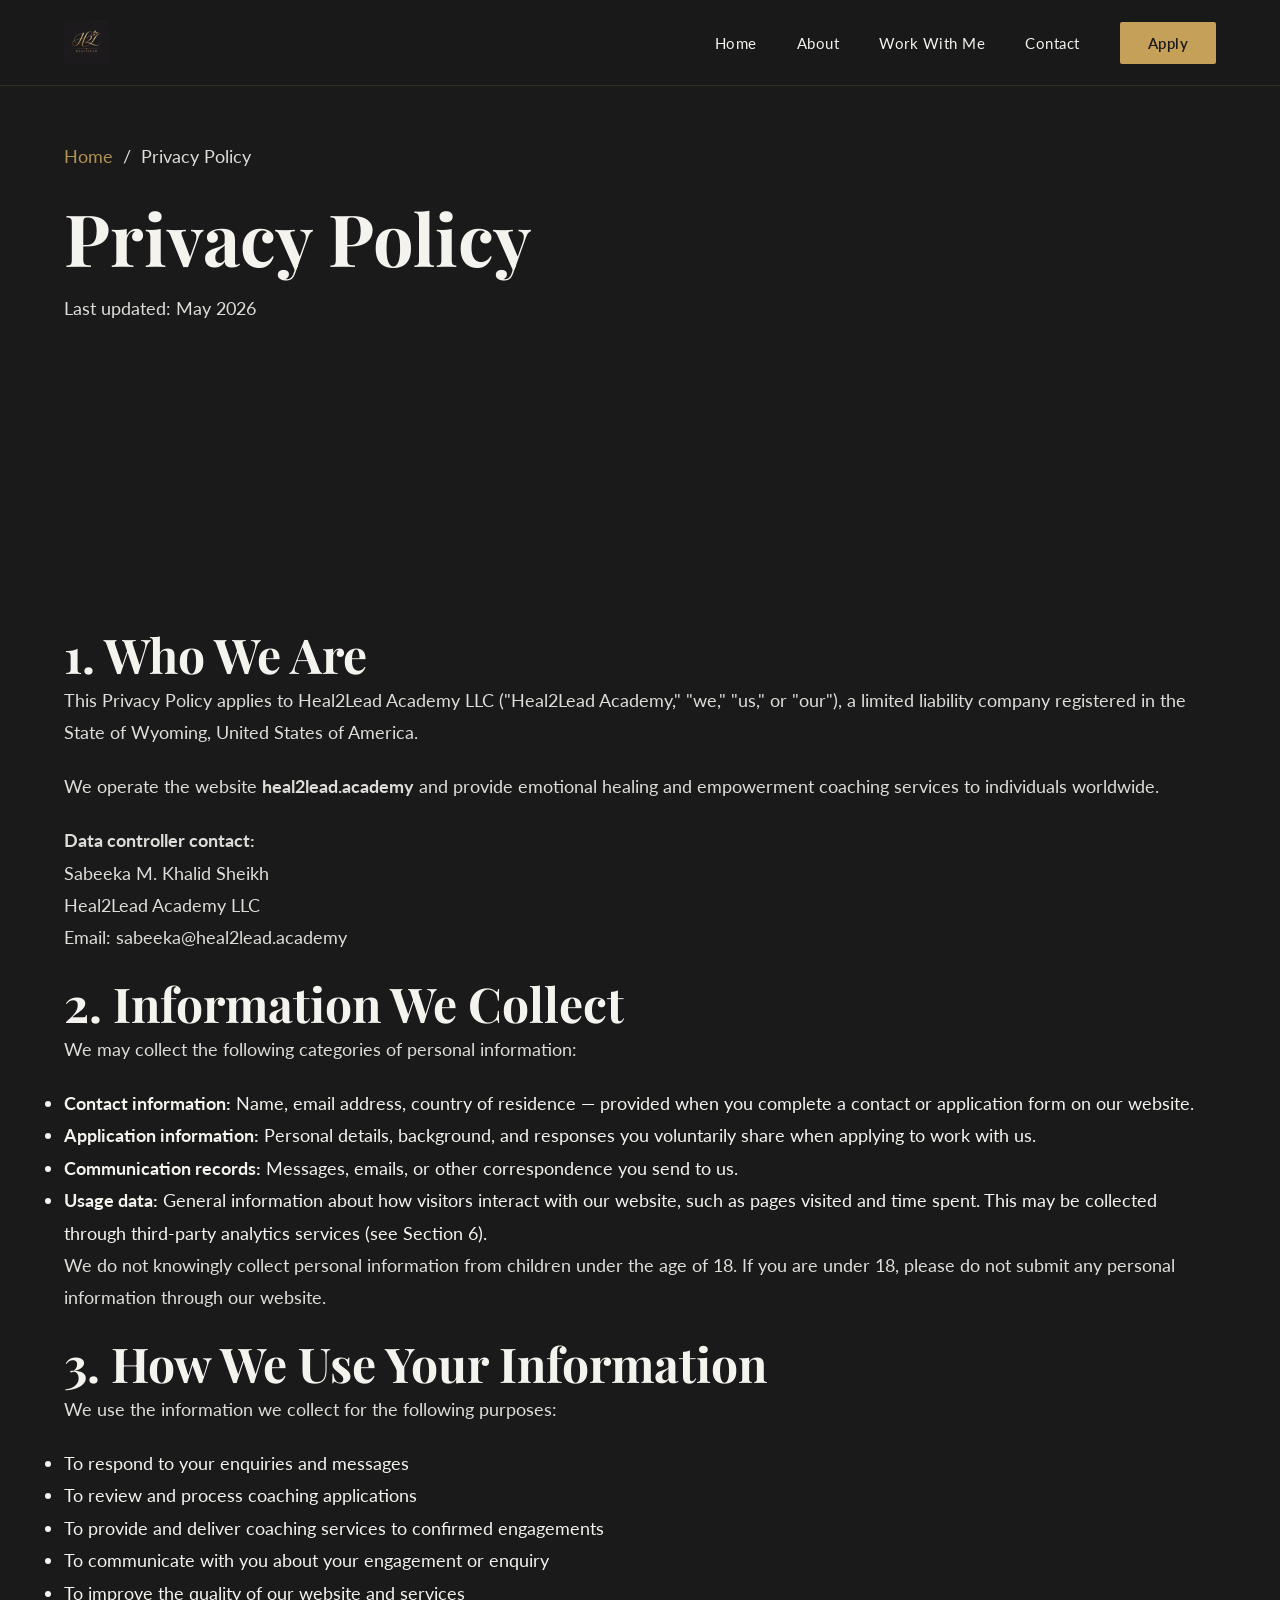
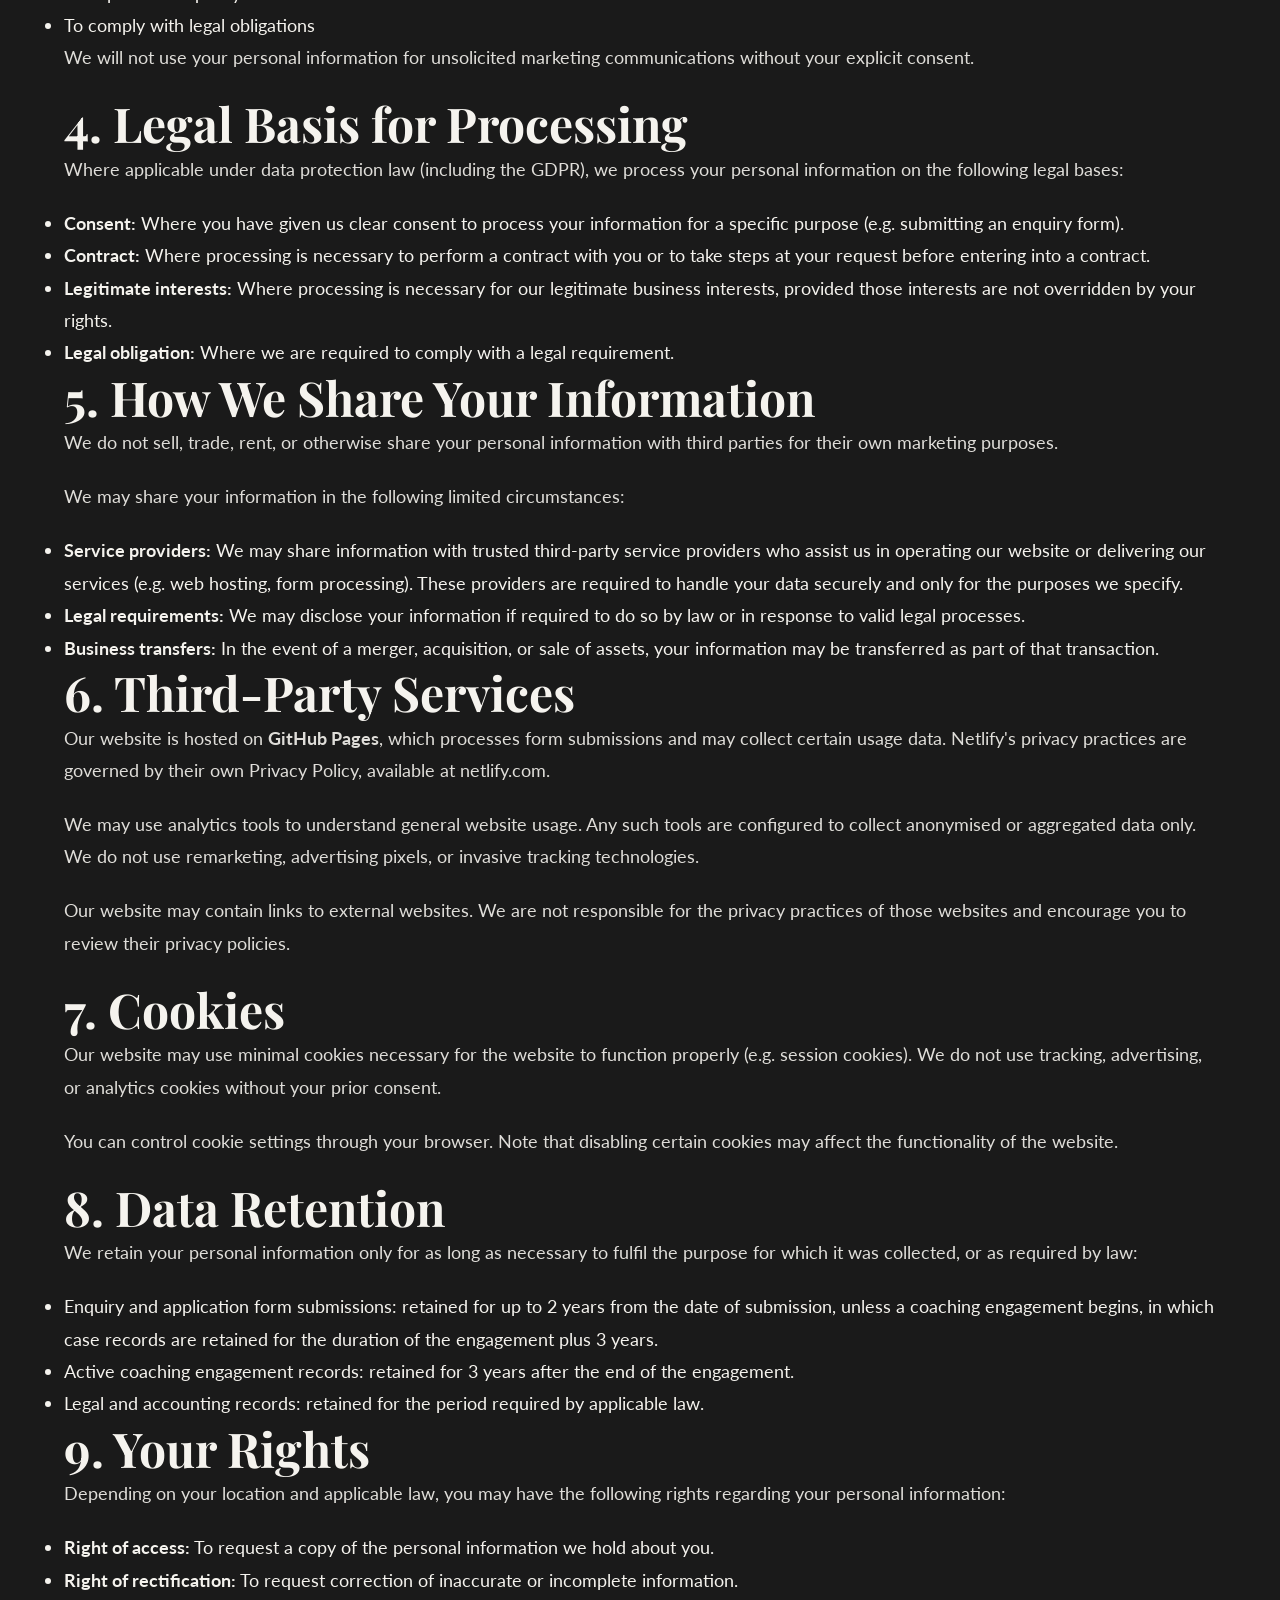
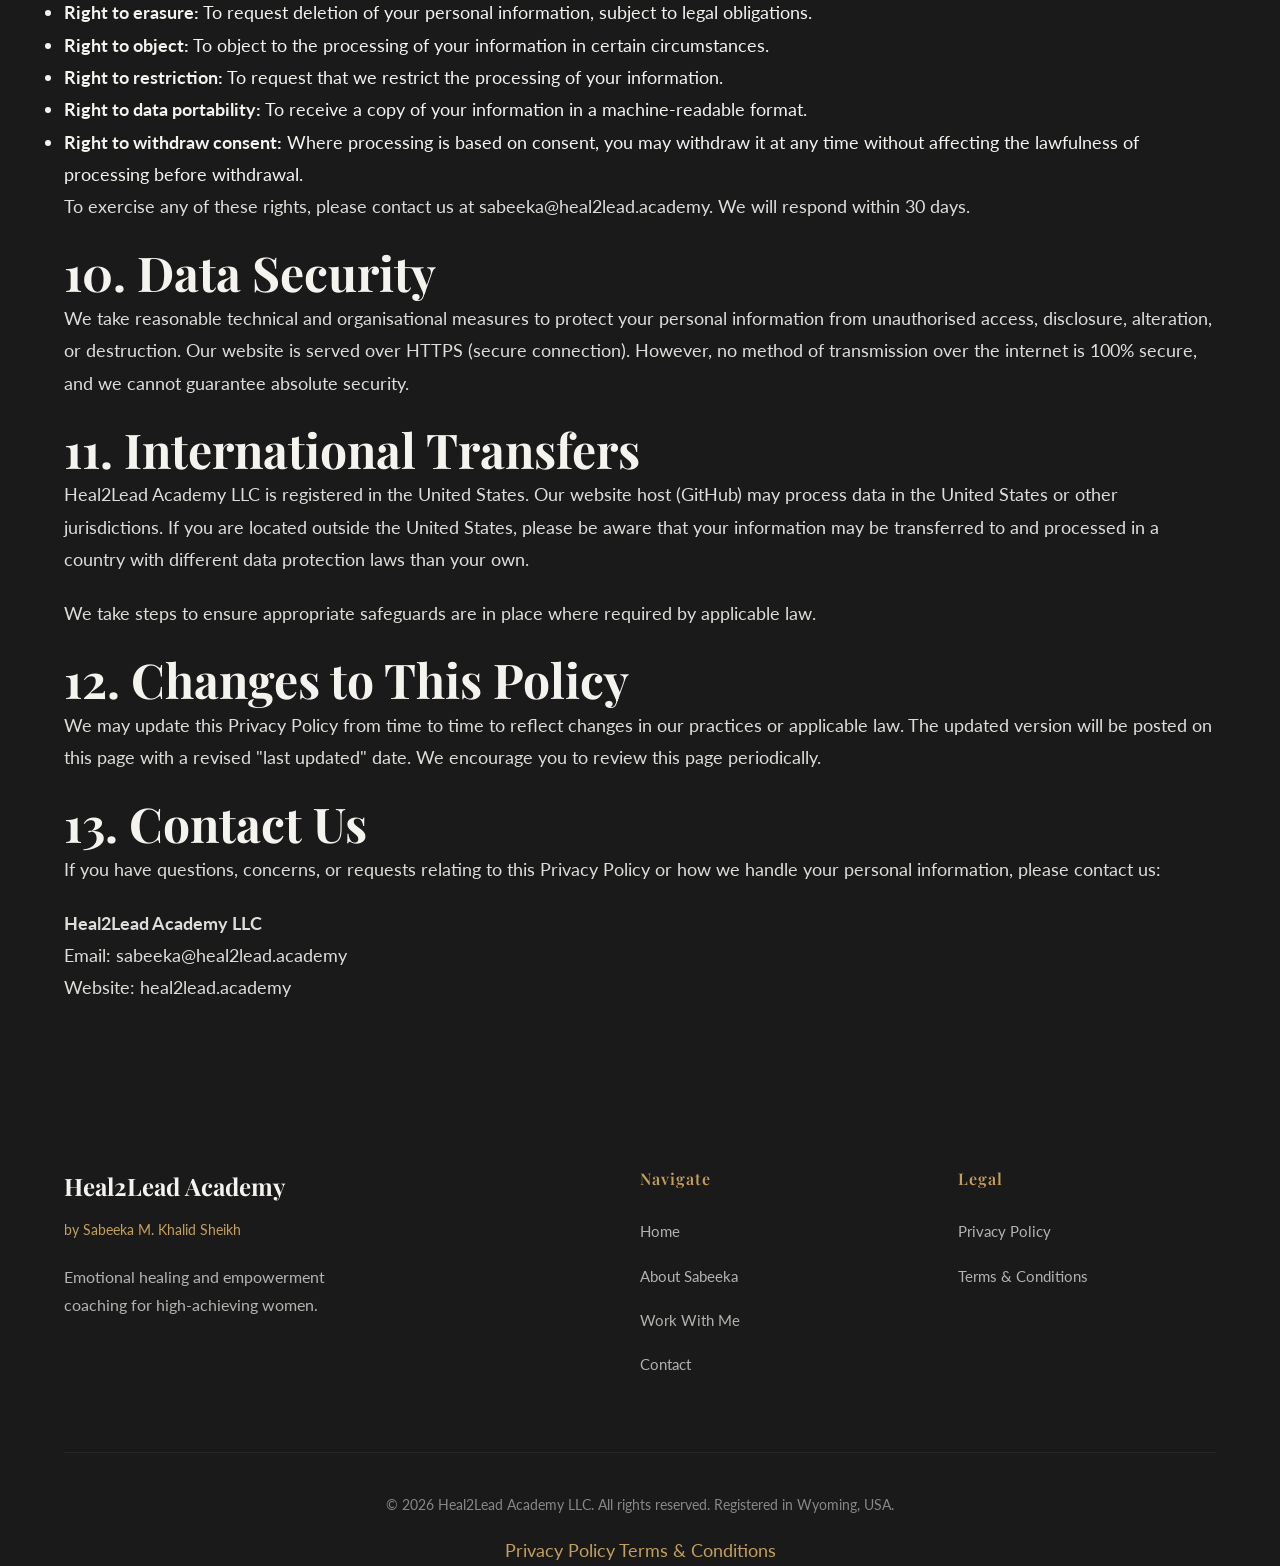
<file: privacy-policy.html>
<!DOCTYPE html>
<html lang="en">
<head>
  <meta charset="UTF-8">
  <meta name="viewport" content="width=device-width, initial-scale=1.0">
  <meta name="description" content="Privacy Policy for Heal2Lead Academy LLC. How we collect, use, and protect your personal information.">
  <title>Privacy Policy — Heal2Lead Academy</title>
  <link rel="stylesheet" href="styles.css">
</head>
<body>

<!-- ══════════════════ NAV ══════════════════ -->
<nav class="nav scrolled" id="navbar">
  <div class="container">
    <div class="nav__inner">
      <a href="index.html" class="nav__logo">
        <img src="logo.png" alt="Heal2Lead Academy" class="nav__logo-img">
      </a>
      <ul class="nav__links" id="navLinks">
        <li><a href="index.html">Home</a></li>
        <li><a href="about.html">About</a></li>
        <li><a href="work-with-me.html">Work With Me</a></li>
        <li><a href="contact.html">Contact</a></li>
        <li><a href="work-with-me.html#apply" class="nav__cta">Apply</a></li>
      </ul>
      <div class="nav__mobile-toggle" id="mobileToggle"><span></span><span></span><span></span></div>
    </div>
  </div>
</nav>

<!-- ══════════════════ PAGE HERO ══════════════════ -->
<section class="page-hero">
  <div class="container">
    <div class="page-hero__content">
      <p class="breadcrumb"><a href="index.html">Home</a> &nbsp;/&nbsp; Privacy Policy</p>
      <h1>Privacy Policy</h1>
      <p class="lead" style="margin-top: 0.75rem;">Last updated: May 2026</p>
    </div>
  </div>
</section>

<!-- ══════════════════ CONTENT ══════════════════ -->
<section class="section--md bg-ivory">
  <div class="container">
    <div class="legal-content">

      <h2>1. Who We Are</h2>
      <p>
        This Privacy Policy applies to Heal2Lead Academy LLC ("Heal2Lead Academy," "we," "us," or "our"),
        a limited liability company registered in the State of Wyoming, United States of America.
      </p>
      <p>
        We operate the website <strong>heal2lead.academy</strong> and provide emotional healing and
        empowerment coaching services to individuals worldwide.
      </p>
      <p>
        <strong>Data controller contact:</strong><br>
        Sabeeka M. Khalid Sheikh<br>
        Heal2Lead Academy LLC<br>
        Email: <a href="mailto:sabeeka@heal2lead.academy" style="color: var(--green);">sabeeka@heal2lead.academy</a>
      </p>

      <h2>2. Information We Collect</h2>
      <p>We may collect the following categories of personal information:</p>
      <ul>
        <li><strong>Contact information:</strong> Name, email address, country of residence — provided when you complete a contact or application form on our website.</li>
        <li><strong>Application information:</strong> Personal details, background, and responses you voluntarily share when applying to work with us.</li>
        <li><strong>Communication records:</strong> Messages, emails, or other correspondence you send to us.</li>
        <li><strong>Usage data:</strong> General information about how visitors interact with our website, such as pages visited and time spent. This may be collected through third-party analytics services (see Section 6).</li>
      </ul>
      <p>
        We do not knowingly collect personal information from children under the age of 18.
        If you are under 18, please do not submit any personal information through our website.
      </p>

      <h2>3. How We Use Your Information</h2>
      <p>We use the information we collect for the following purposes:</p>
      <ul>
        <li>To respond to your enquiries and messages</li>
        <li>To review and process coaching applications</li>
        <li>To provide and deliver coaching services to confirmed engagements</li>
        <li>To communicate with you about your engagement or enquiry</li>
        <li>To improve the quality of our website and services</li>
        <li>To comply with legal obligations</li>
      </ul>
      <p>
        We will not use your personal information for unsolicited marketing communications without
        your explicit consent.
      </p>

      <h2>4. Legal Basis for Processing</h2>
      <p>Where applicable under data protection law (including the GDPR), we process your personal information on the following legal bases:</p>
      <ul>
        <li><strong>Consent:</strong> Where you have given us clear consent to process your information for a specific purpose (e.g. submitting an enquiry form).</li>
        <li><strong>Contract:</strong> Where processing is necessary to perform a contract with you or to take steps at your request before entering into a contract.</li>
        <li><strong>Legitimate interests:</strong> Where processing is necessary for our legitimate business interests, provided those interests are not overridden by your rights.</li>
        <li><strong>Legal obligation:</strong> Where we are required to comply with a legal requirement.</li>
      </ul>

      <h2>5. How We Share Your Information</h2>
      <p>
        We do not sell, trade, rent, or otherwise share your personal information with third parties
        for their own marketing purposes.
      </p>
      <p>We may share your information in the following limited circumstances:</p>
      <ul>
        <li><strong>Service providers:</strong> We may share information with trusted third-party service providers who assist us in operating our website or delivering our services (e.g. web hosting, form processing). These providers are required to handle your data securely and only for the purposes we specify.</li>
        <li><strong>Legal requirements:</strong> We may disclose your information if required to do so by law or in response to valid legal processes.</li>
        <li><strong>Business transfers:</strong> In the event of a merger, acquisition, or sale of assets, your information may be transferred as part of that transaction.</li>
      </ul>

      <h2>6. Third-Party Services</h2>
      <p>Our website is hosted on <strong>GitHub Pages</strong>, which processes form submissions and may collect certain usage data. Netlify's privacy practices are governed by their own Privacy Policy, available at netlify.com.</p>
      <p>
        We may use analytics tools to understand general website usage. Any such tools are configured
        to collect anonymised or aggregated data only. We do not use remarketing, advertising pixels,
        or invasive tracking technologies.
      </p>
      <p>
        Our website may contain links to external websites. We are not responsible for the privacy
        practices of those websites and encourage you to review their privacy policies.
      </p>

      <h2>7. Cookies</h2>
      <p>
        Our website may use minimal cookies necessary for the website to function properly
        (e.g. session cookies). We do not use tracking, advertising, or analytics cookies without
        your prior consent.
      </p>
      <p>
        You can control cookie settings through your browser. Note that disabling certain cookies
        may affect the functionality of the website.
      </p>

      <h2>8. Data Retention</h2>
      <p>We retain your personal information only for as long as necessary to fulfil the purpose for which it was collected, or as required by law:</p>
      <ul>
        <li>Enquiry and application form submissions: retained for up to 2 years from the date of submission, unless a coaching engagement begins, in which case records are retained for the duration of the engagement plus 3 years.</li>
        <li>Active coaching engagement records: retained for 3 years after the end of the engagement.</li>
        <li>Legal and accounting records: retained for the period required by applicable law.</li>
      </ul>

      <h2>9. Your Rights</h2>
      <p>Depending on your location and applicable law, you may have the following rights regarding your personal information:</p>
      <ul>
        <li><strong>Right of access:</strong> To request a copy of the personal information we hold about you.</li>
        <li><strong>Right of rectification:</strong> To request correction of inaccurate or incomplete information.</li>
        <li><strong>Right to erasure:</strong> To request deletion of your personal information, subject to legal obligations.</li>
        <li><strong>Right to object:</strong> To object to the processing of your information in certain circumstances.</li>
        <li><strong>Right to restriction:</strong> To request that we restrict the processing of your information.</li>
        <li><strong>Right to data portability:</strong> To receive a copy of your information in a machine-readable format.</li>
        <li><strong>Right to withdraw consent:</strong> Where processing is based on consent, you may withdraw it at any time without affecting the lawfulness of processing before withdrawal.</li>
      </ul>
      <p>
        To exercise any of these rights, please contact us at
        <a href="mailto:sabeeka@heal2lead.academy" style="color: var(--green);">sabeeka@heal2lead.academy</a>.
        We will respond within 30 days.
      </p>

      <h2>10. Data Security</h2>
      <p>
        We take reasonable technical and organisational measures to protect your personal information
        from unauthorised access, disclosure, alteration, or destruction. Our website is served over
        HTTPS (secure connection). However, no method of transmission over the internet is 100% secure,
        and we cannot guarantee absolute security.
      </p>

      <h2>11. International Transfers</h2>
      <p>
        Heal2Lead Academy LLC is registered in the United States. Our website host (GitHub) may
        process data in the United States or other jurisdictions. If you are located outside the
        United States, please be aware that your information may be transferred to and processed in
        a country with different data protection laws than your own.
      </p>
      <p>
        We take steps to ensure appropriate safeguards are in place where required by applicable law.
      </p>

      <h2>12. Changes to This Policy</h2>
      <p>
        We may update this Privacy Policy from time to time to reflect changes in our practices or
        applicable law. The updated version will be posted on this page with a revised "last updated"
        date. We encourage you to review this page periodically.
      </p>

      <h2>13. Contact Us</h2>
      <p>
        If you have questions, concerns, or requests relating to this Privacy Policy or how we handle
        your personal information, please contact us:
      </p>
      <p>
        <strong>Heal2Lead Academy LLC</strong><br>
        Email: <a href="mailto:sabeeka@heal2lead.academy" style="color: var(--green);">sabeeka@heal2lead.academy</a><br>
        Website: <a href="https://heal2lead.academy" style="color: var(--green);">heal2lead.academy</a>
      </p>

    </div><!-- /legal-content -->
  </div>
</section>

<!-- ══════════════════ FOOTER ══════════════════ -->
<footer>
  <div class="container">
    <div class="footer__grid">
      <div>
        <span class="footer__brand-name">Heal2Lead Academy</span>
        <span class="footer__brand-sub">by Sabeeka M. Khalid Sheikh</span>
        <p class="footer__tagline">Emotional healing and empowerment coaching for high-achieving women.</p>
      </div>
      <div>
        <div class="footer__heading">Navigate</div>
        <ul class="footer__links">
          <li><a href="index.html">Home</a></li>
          <li><a href="about.html">About Sabeeka</a></li>
          <li><a href="work-with-me.html">Work With Me</a></li>
          <li><a href="contact.html">Contact</a></li>
        </ul>
      </div>
      <div>
        <div class="footer__heading">Legal</div>
        <ul class="footer__links">
          <li><a href="privacy-policy.html">Privacy Policy</a></li>
          <li><a href="terms.html">Terms &amp; Conditions</a></li>
        </ul>
      </div>
    </div>
    <div class="footer__bottom">
      <p class="footer__legal">© 2026 Heal2Lead Academy LLC. All rights reserved. Registered in Wyoming, USA.</p>
      <div class="footer__legal-links">
        <a href="privacy-policy.html">Privacy Policy</a>
        <a href="terms.html">Terms &amp; Conditions</a>
      </div>
    </div>
  </div>
</footer>

<script>
  const toggle = document.getElementById('mobileToggle');
  const navLinks = document.getElementById('navLinks');
  toggle.addEventListener('click', () => navLinks.classList.toggle('open'));
</script>
</body>
</html>
</file>
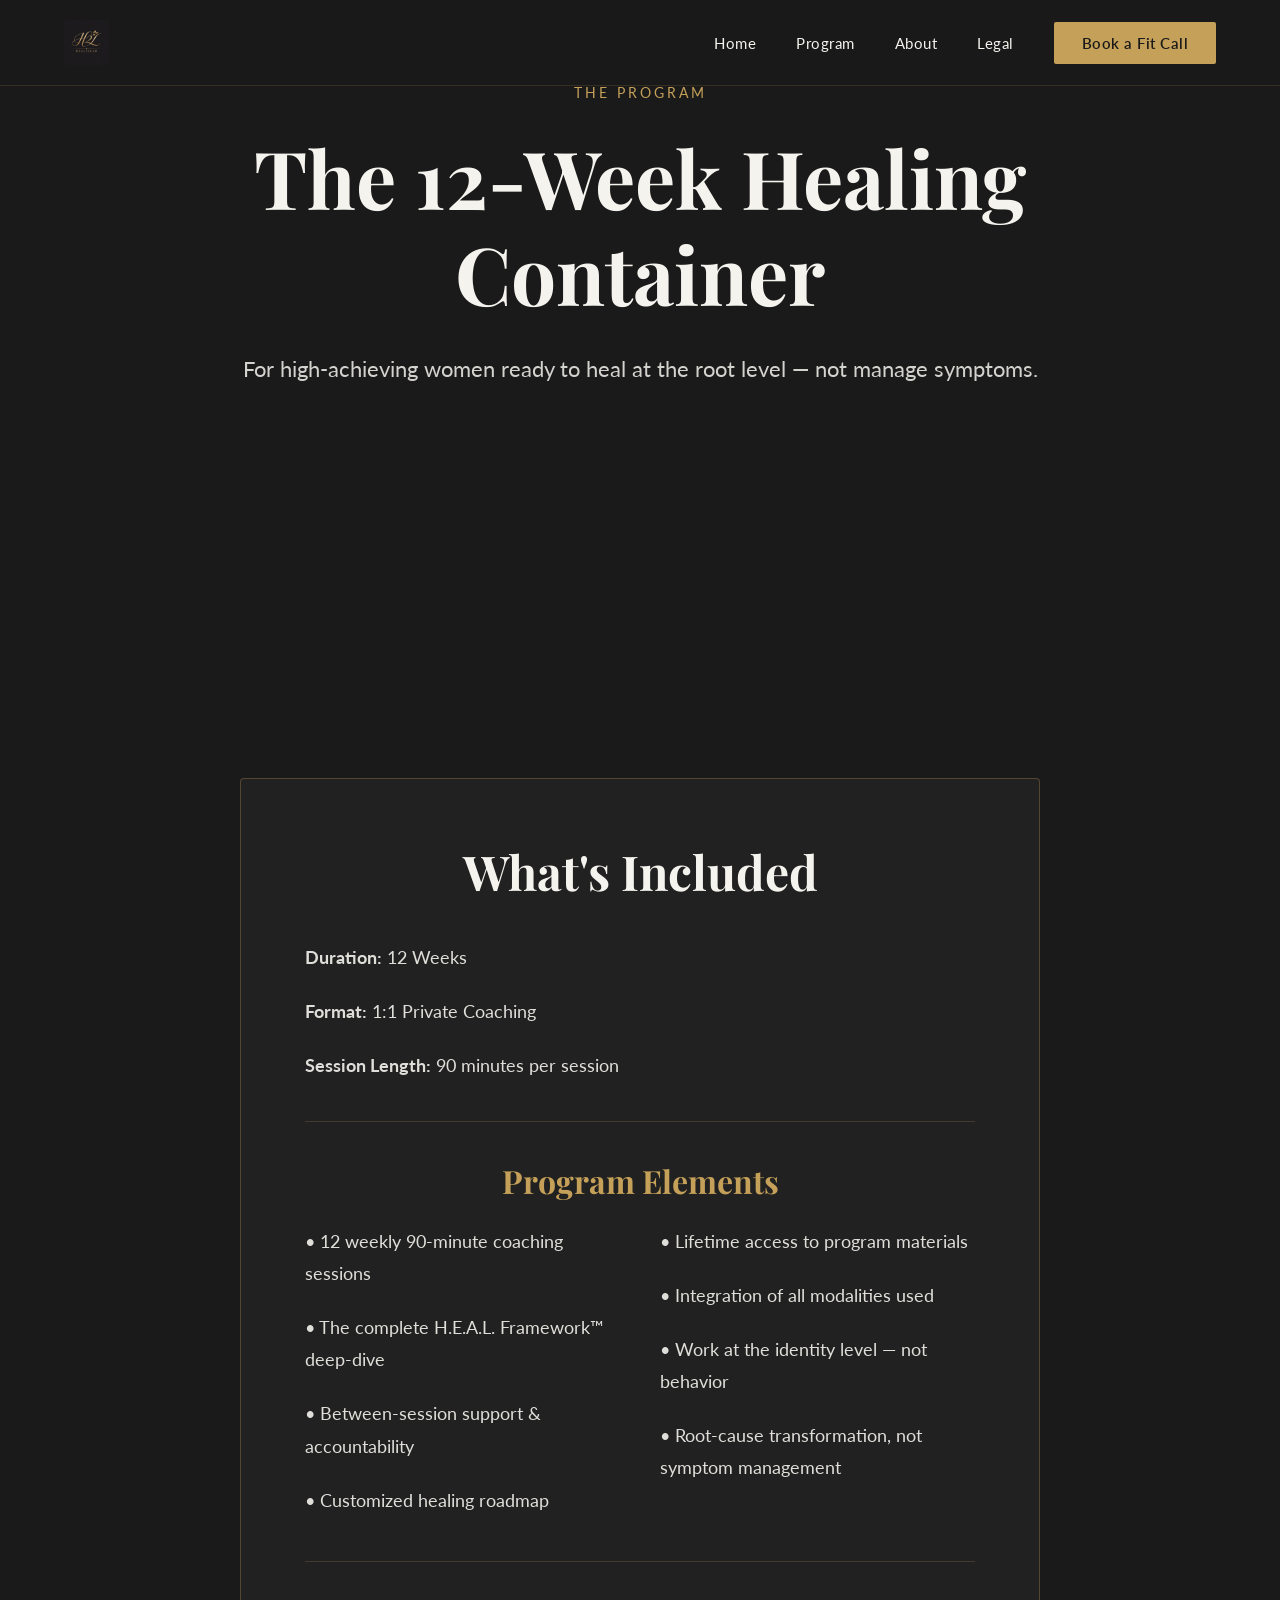
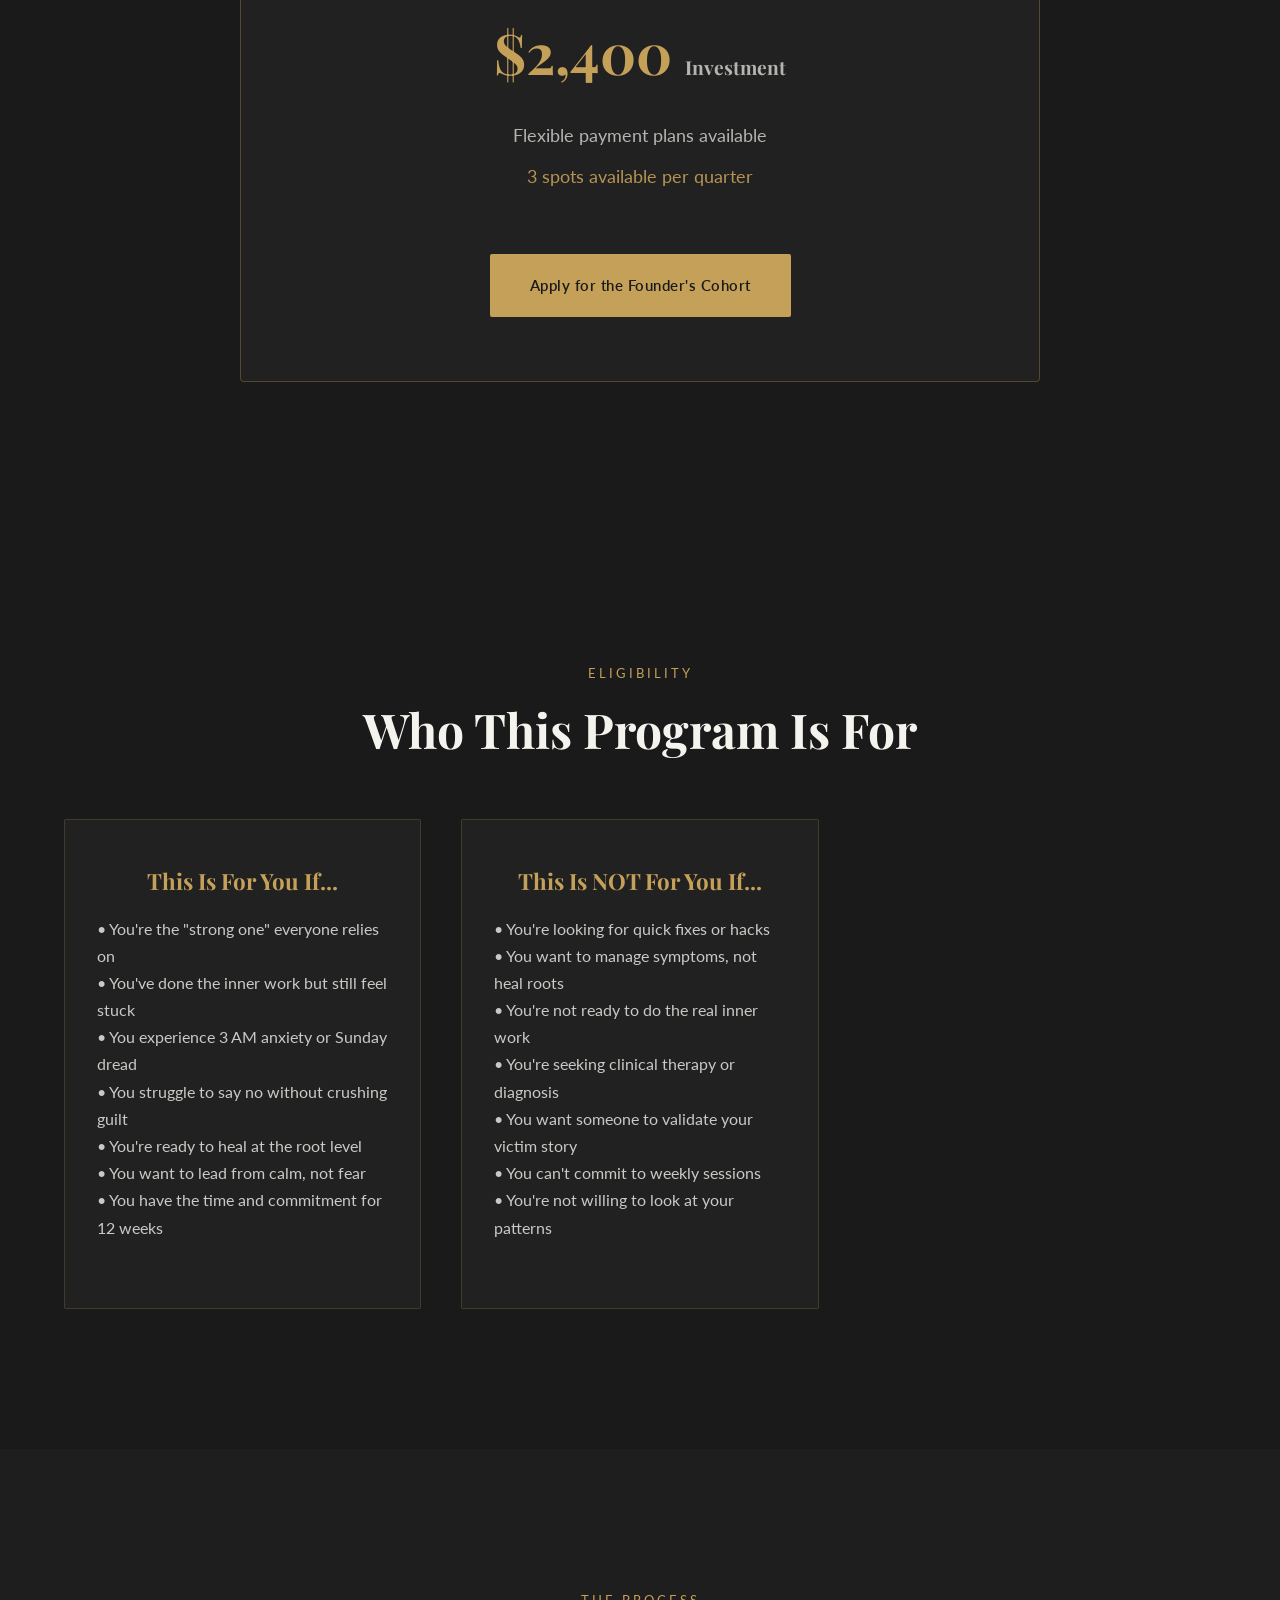
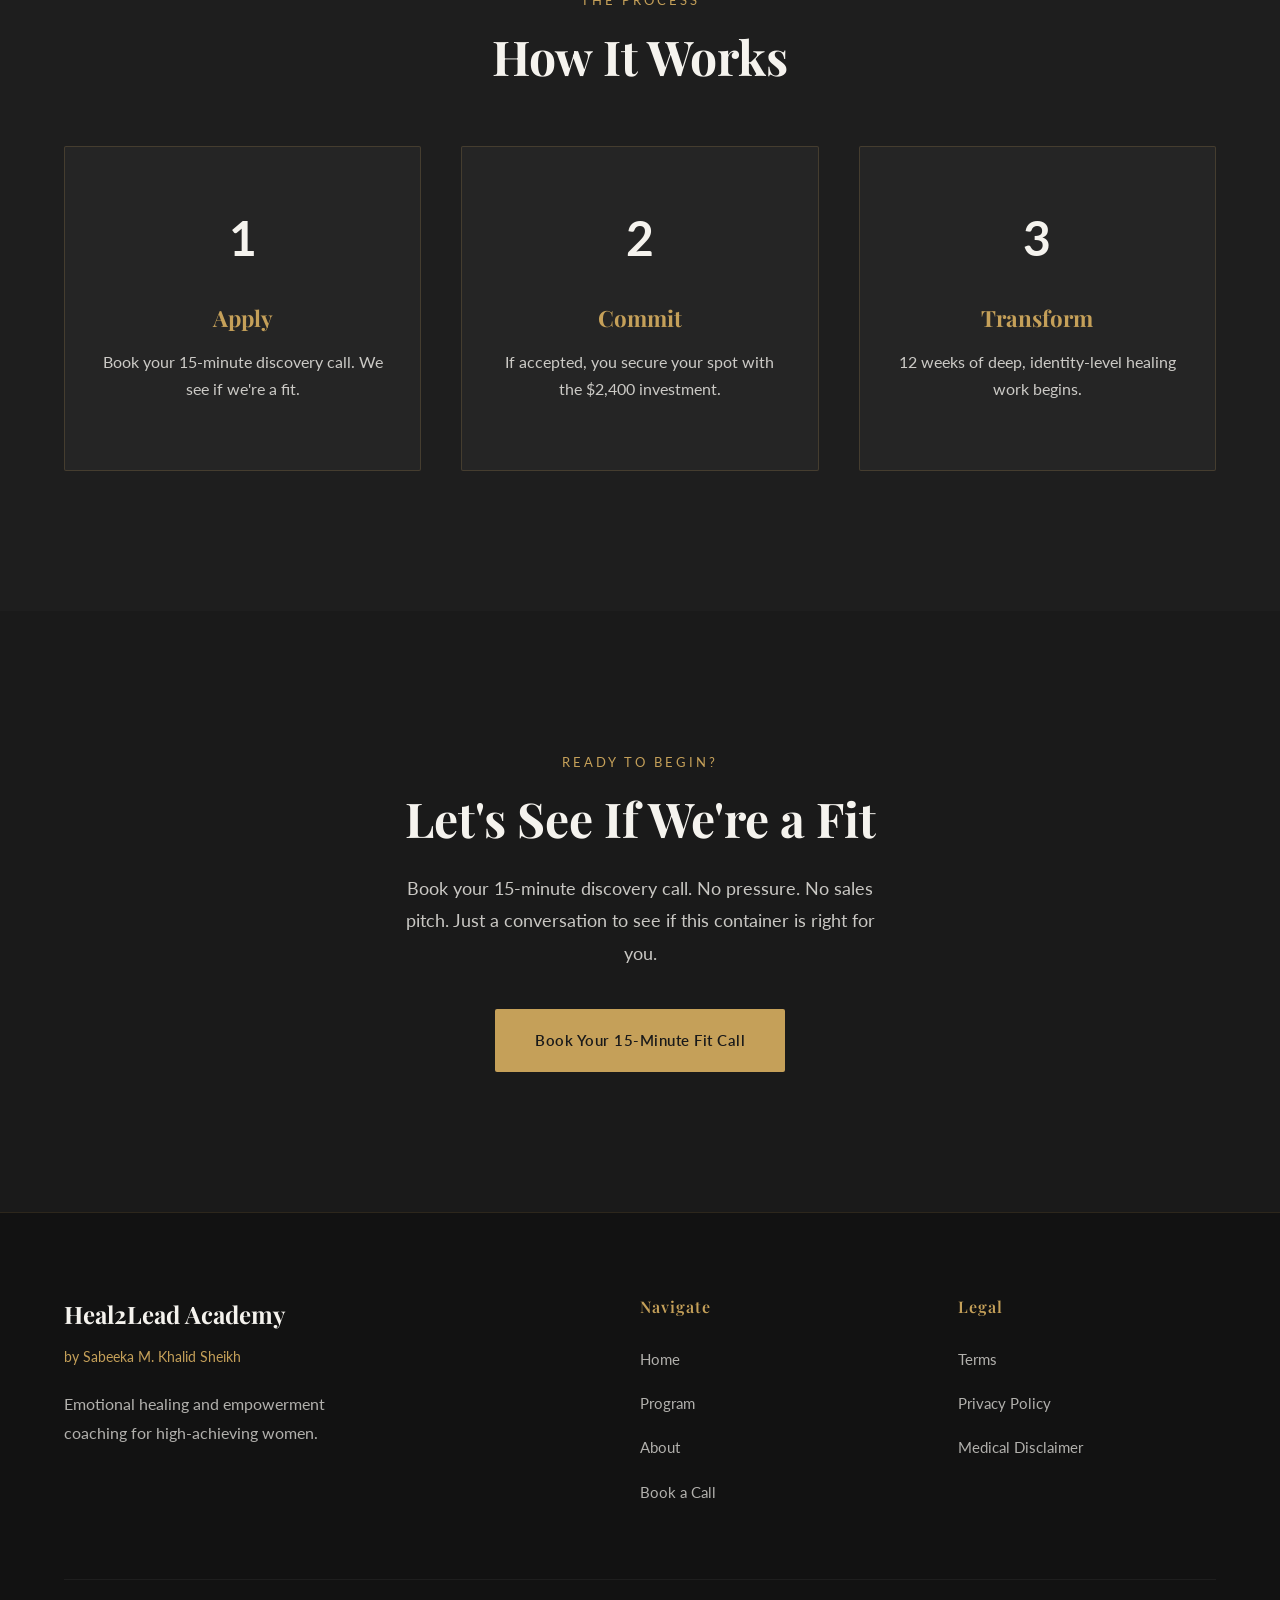
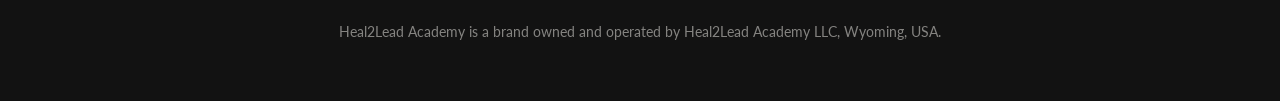
<file: program.html>
<!DOCTYPE html>
<html lang="en">
<head>
  <meta charset="UTF-8">
  <meta name="viewport" content="width=device-width, initial-scale=1.0">
  <meta name="description" content="The 12-Week Healing Container — Heal your exhaustion at the root level. $2,400 investment.">
  <title>The Program — Heal2Lead Academy</title>
  <link rel="stylesheet" href="styles.css">
</head>
<body>

<!-- NAVIGATION -->
<nav class="nav">
  <div class="container">
    <div class="nav__inner">
      <a href="index.html" class="nav__logo">
        <img src="logo.png" alt="Heal2Lead Academy" class="nav__logo-img">
      </a>
      <ul class="nav__links">
        <li><a href="index.html">Home</a></li>
        <li><a href="program.html">Program</a></li>
        <li><a href="about.html">About</a></li>
        <li><a href="legal.html">Legal</a></li>
        <li><a href="#book" class="nav__cta">Book a Fit Call</a></li>
      </ul>
      <div class="nav__mobile-toggle">
        <span></span><span></span><span></span>
      </div>
    </div>
  </div>
</nav>

<!-- PAGE HERO -->
<section class="hero" style="min-height: 50vh;">
  <div class="container">
    <div class="hero__content">
      <span class="hero__eyebrow">The Program</span>
      <h1>The 12-Week Healing Container</h1>
      <p class="hero__sub">
        For high-achieving women ready to heal at the root level — not manage symptoms.
      </p>
    </div>
  </div>
</section>

<!-- THE OFFER -->
<section class="program">
  <div class="container">
    <div class="program__card" style="max-width: 800px;">
      <h2>What's Included</h2>
      
      <div style="text-align: left; margin: 40px 0;">
        <p><strong>Duration:</strong> 12 Weeks</p>
        <p><strong>Format:</strong> 1:1 Private Coaching</p>
        <p><strong>Session Length:</strong> 90 minutes per session</p>
      </div>
      
      <hr style="border: none; border-top: 1px solid rgba(197,160,89,0.2); margin: 40px 0;">
      
      <h3 style="margin-bottom: 24px; color: var(--gold);">Program Elements</h3>
      
      <div style="text-align: left; columns: 2; gap: 40px; margin-bottom: 40px;">
        <p>• 12 weekly 90-minute coaching sessions</p>
        <p>• The complete H.E.A.L. Framework™ deep-dive</p>
        <p>• Between-session support & accountability</p>
        <p>• Customized healing roadmap</p>
        <p>• Lifetime access to program materials</p>
        <p>• Integration of all modalities used</p>
        <p>• Work at the identity level — not behavior</p>
        <p>• Root-cause transformation, not symptom management</p>
      </div>
      
      <hr style="border: none; border-top: 1px solid rgba(197,160,89,0.2); margin: 40px 0;">
      
      <div class="program__price">
        $2,400
        <span>Investment</span>
      </div>
      
      <p style="opacity: 0.7; margin-bottom: 8px;">Flexible payment plans available</p>
      <p style="color: var(--gold);">3 spots available per quarter</p>
      
      <a href="#book" class="btn btn--gold" style="margin-top: 40px;">Apply for the Founder's Cohort</a>
    </div>
  </div>
</section>

<!-- WHO IT'S FOR -->
<section class="proof">
  <div class="container">
    <div class="text-center">
      <span class="eyebrow">Eligibility</span>
      <h2>Who This Program Is For</h2>
    </div>
    
    <div class="proof__grid" style="margin-top: 60px;">
      <div class="proof-card">
        <h3>This Is For You If...</h3>
        <p style="text-align: left; margin-top: 20px;">
          • You're the "strong one" everyone relies on<br>
          • You've done the inner work but still feel stuck<br>
          • You experience 3 AM anxiety or Sunday dread<br>
          • You struggle to say no without crushing guilt<br>
          • You're ready to heal at the root level<br>
          • You want to lead from calm, not fear<br>
          • You have the time and commitment for 12 weeks
        </p>
      </div>
      
      <div class="proof-card">
        <h3>This Is NOT For You If...</h3>
        <p style="text-align: left; margin-top: 20px;">
          • You're looking for quick fixes or hacks<br>
          • You want to manage symptoms, not heal roots<br>
          • You're not ready to do the real inner work<br>
          • You're seeking clinical therapy or diagnosis<br>
          • You want someone to validate your victim story<br>
          • You can't commit to weekly sessions<br>
          • You're not willing to look at your patterns
        </p>
      </div>
    </div>
  </div>
</section>

<!-- THE PROCESS -->
<section class="about" style="background: rgba(255,255,255,0.02);">
  <div class="container">
    <div class="text-center">
      <span class="eyebrow">The Process</span>
      <h2>How It Works</h2>
    </div>
    
    <div class="proof__grid" style="margin-top: 60px;">
      <div class="proof-card">
        <span class="proof-card__icon" style="font-size: 48px; font-weight: 700;">1</span>
        <h3>Apply</h3>
        <p>Book your 15-minute discovery call. We see if we're a fit.</p>
      </div>
      
      <div class="proof-card">
        <span class="proof-card__icon" style="font-size: 48px; font-weight: 700;">2</span>
        <h3>Commit</h3>
        <p>If accepted, you secure your spot with the $2,400 investment.</p>
      </div>
      
      <div class="proof-card">
        <span class="proof-card__icon" style="font-size: 48px; font-weight: 700;">3</span>
        <h3>Transform</h3>
        <p>12 weeks of deep, identity-level healing work begins.</p>
      </div>
    </div>
  </div>
</section>

<!-- CTA -->
<section class="program" id="book" style="text-align: center;">
  <div class="container">
    <span class="eyebrow">Ready to Begin?</span>
    <h2>Let's See If We're a Fit</h2>
    <p style="max-width: 500px; margin: 24px auto 40px; opacity: 0.8;">
      Book your 15-minute discovery call. No pressure. No sales pitch. Just a conversation to see if this container is right for you.
    </p>
    <a href="https://calendly.com" target="_blank" class="btn btn--gold">Book Your 15-Minute Fit Call</a>
  </div>
</section>

<!-- FOOTER -->
<footer class="footer">
  <div class="container">
    <div class="footer__grid">
      <div>
        <span class="footer__brand-name">Heal2Lead Academy</span>
        <span class="footer__brand-sub">by Sabeeka M. Khalid Sheikh</span>
        <p class="footer__tagline">
          Emotional healing and empowerment coaching for high-achieving women.
        </p>
      </div>
      <div>
        <div class="footer__heading">Navigate</div>
        <ul class="footer__links">
          <li><a href="index.html">Home</a></li>
          <li><a href="program.html">Program</a></li>
          <li><a href="about.html">About</a></li>
          <li><a href="#book">Book a Call</a></li>
        </ul>
      </div>
      <div>
        <div class="footer__heading">Legal</div>
        <ul class="footer__links">
          <li><a href="legal.html">Terms</a></li>
          <li><a href="legal.html">Privacy Policy</a></li>
          <li><a href="legal.html">Medical Disclaimer</a></li>
        </ul>
      </div>
    </div>
    <div class="footer__bottom">
      <p class="footer__legal">
        Heal2Lead Academy is a brand owned and operated by Heal2Lead Academy LLC, Wyoming, USA.
      </p>
    </div>
  </div>
</footer>

</body>
</html>
</file>
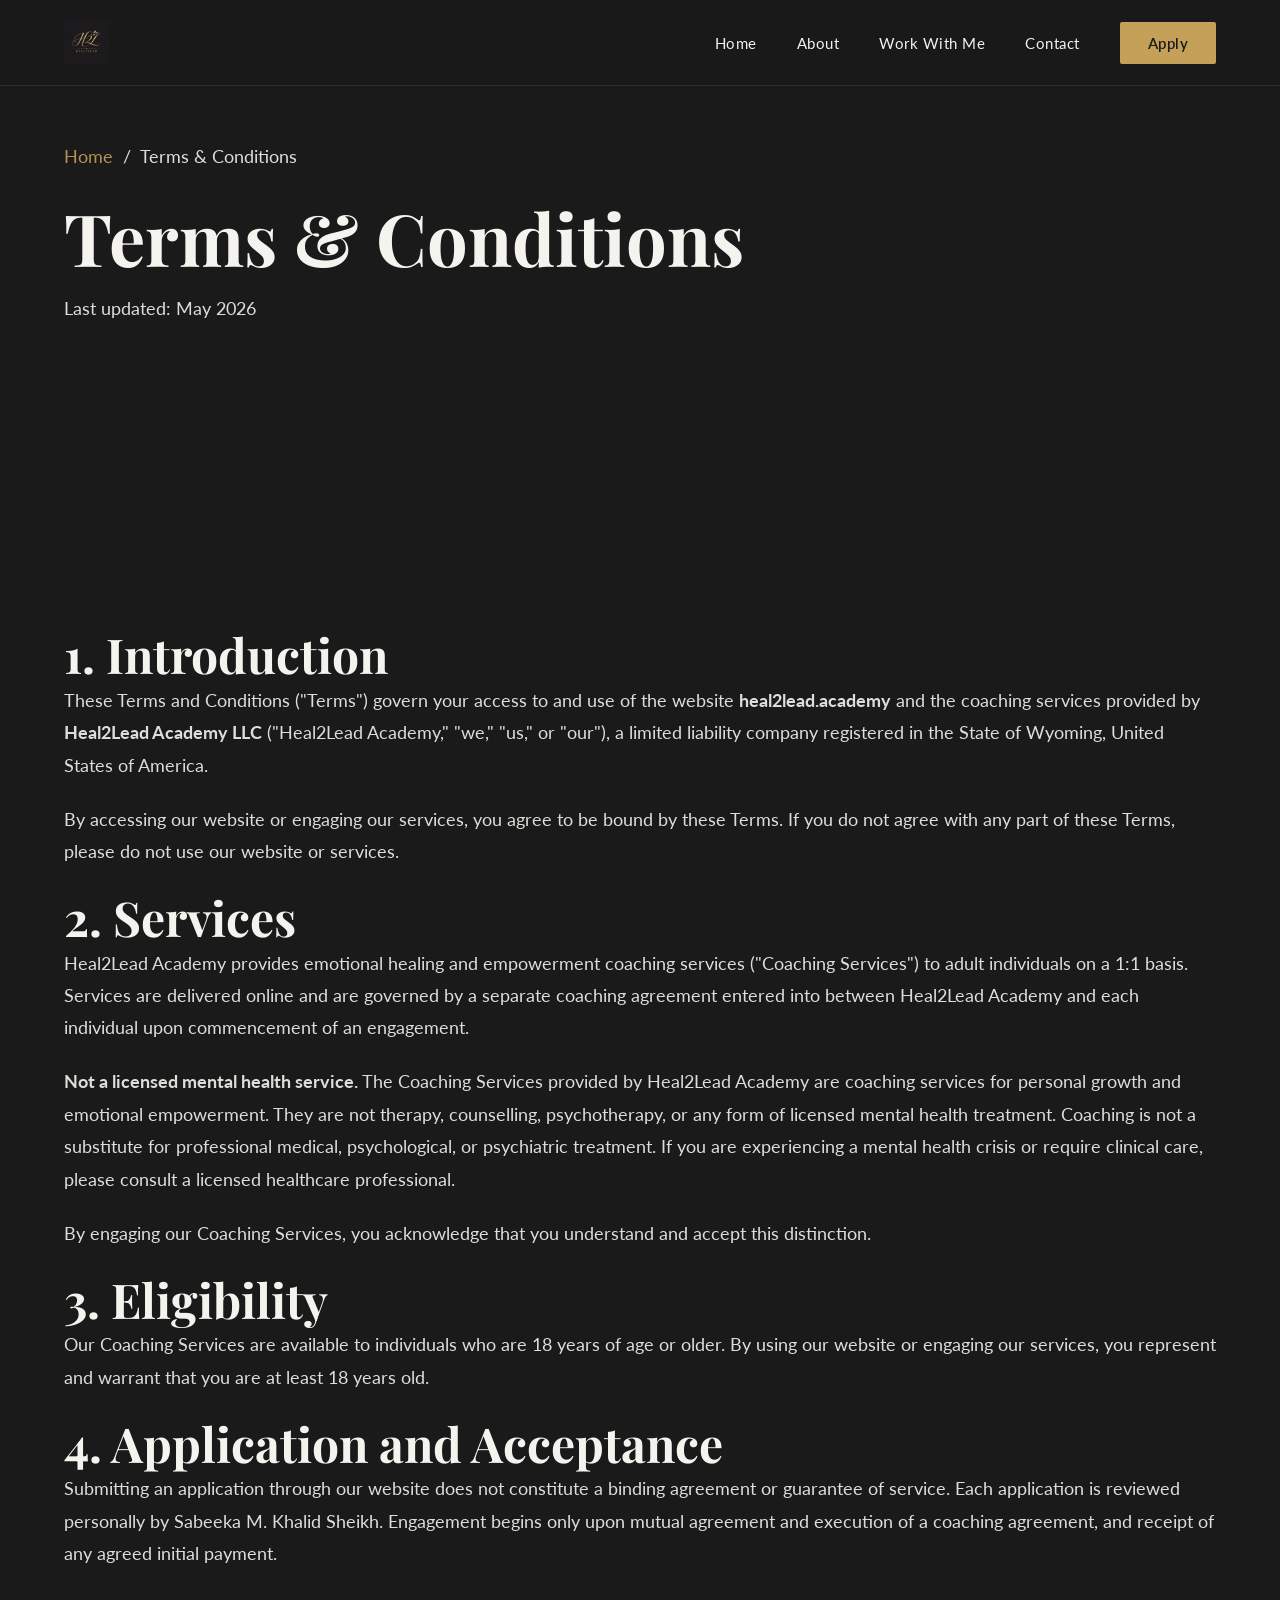
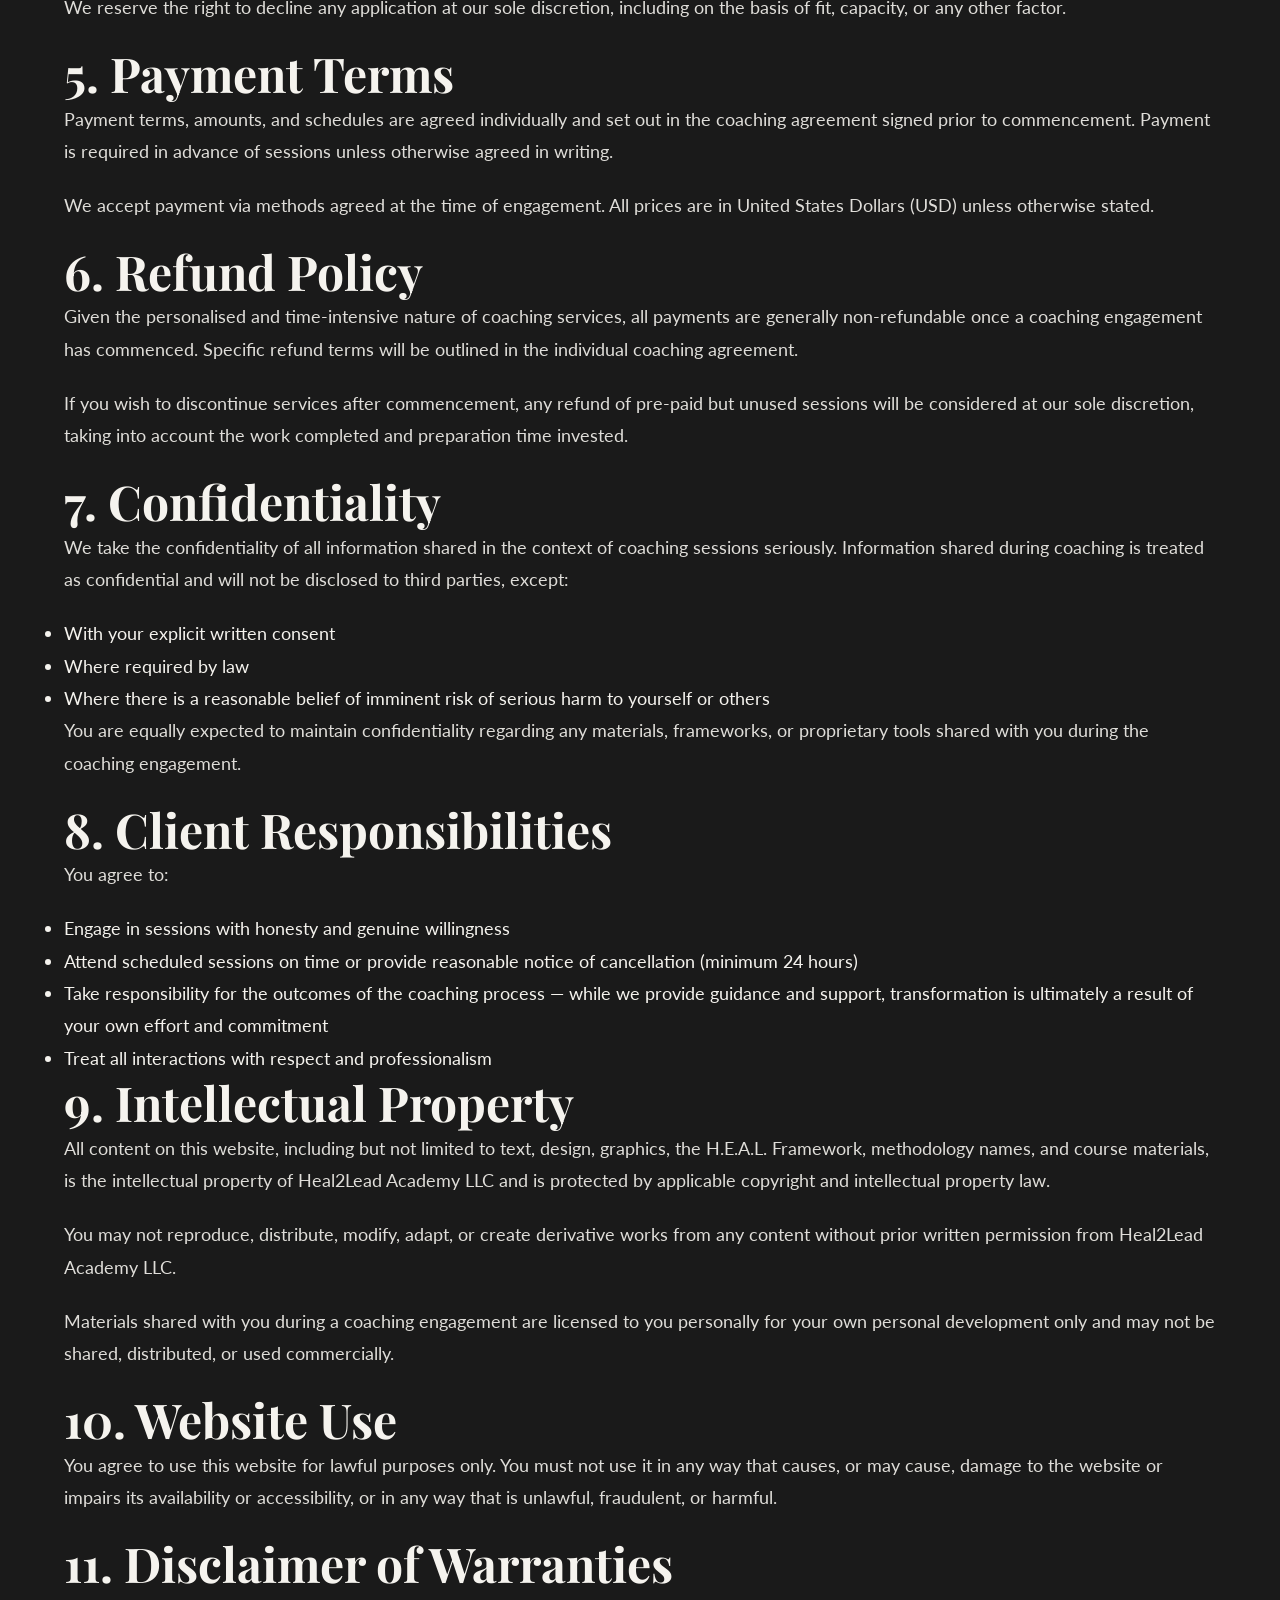
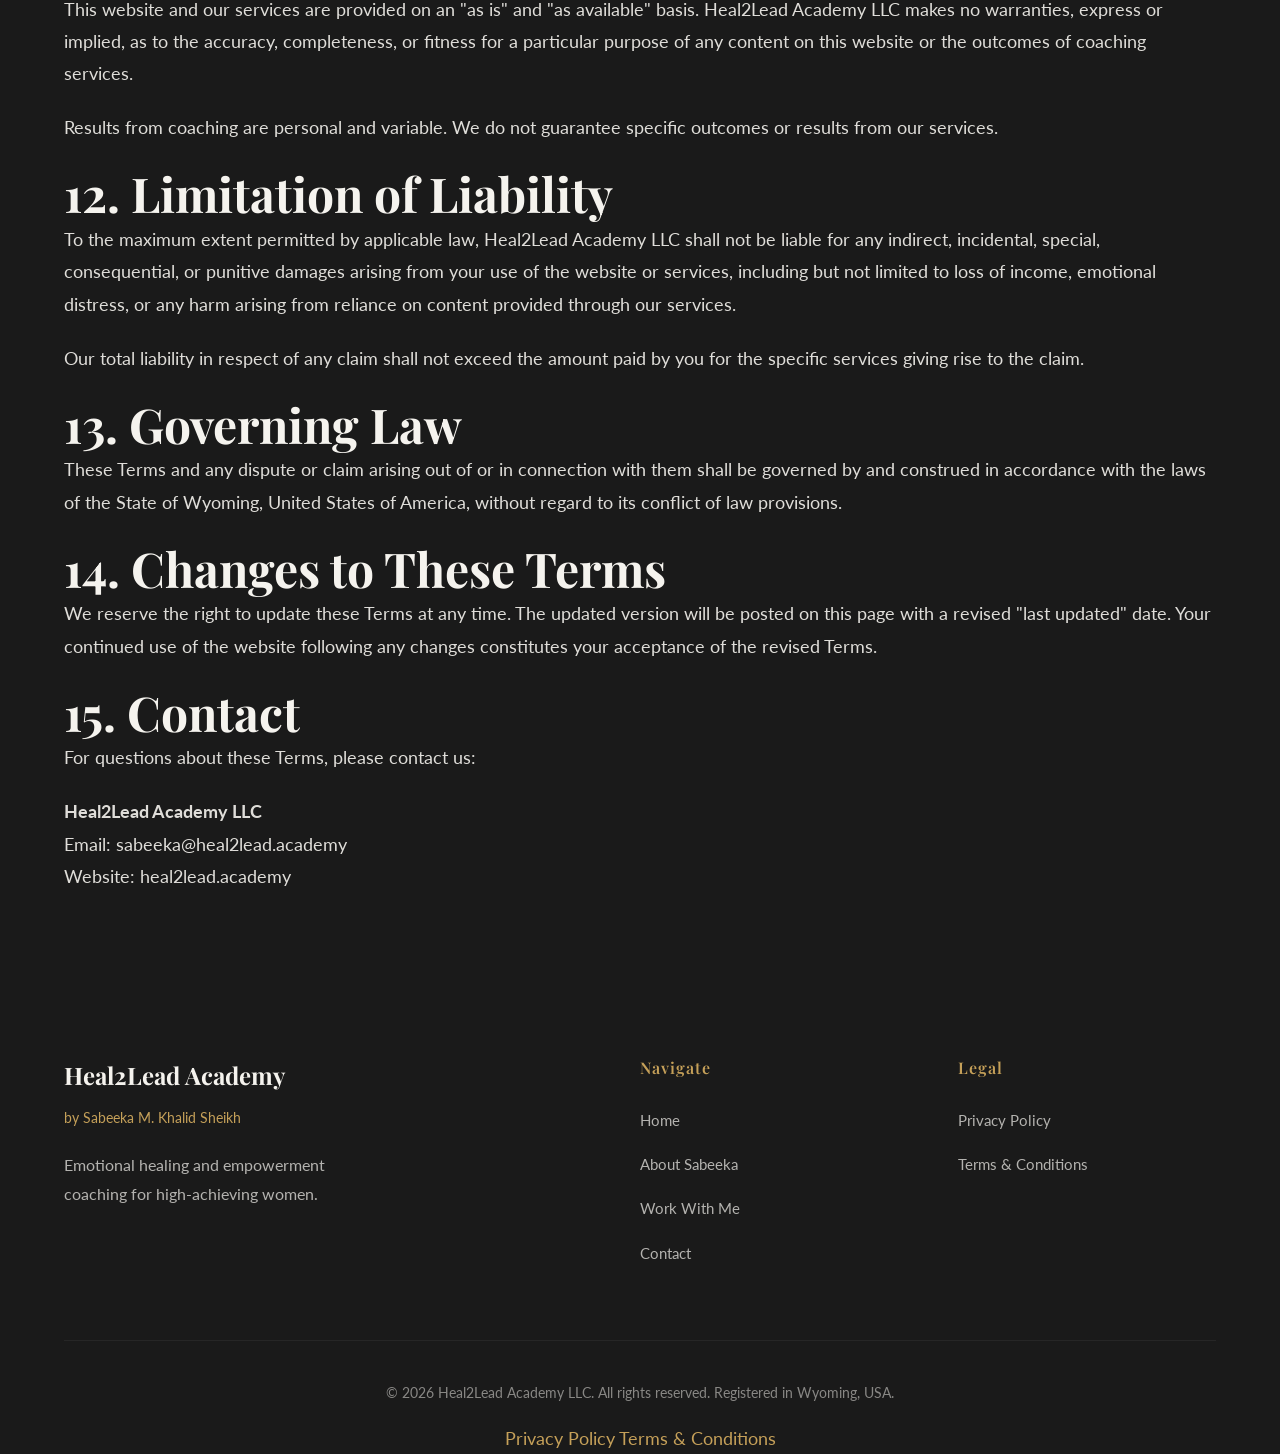
<file: terms.html>
<!DOCTYPE html>
<html lang="en">
<head>
  <meta charset="UTF-8">
  <meta name="viewport" content="width=device-width, initial-scale=1.0">
  <meta name="description" content="Terms and Conditions for Heal2Lead Academy LLC. Please read these terms carefully before engaging our coaching services.">
  <title>Terms & Conditions — Heal2Lead Academy</title>
  <link rel="stylesheet" href="styles.css">
</head>
<body>

<!-- ══════════════════ NAV ══════════════════ -->
<nav class="nav scrolled" id="navbar">
  <div class="container">
    <div class="nav__inner">
      <a href="index.html" class="nav__logo">
        <img src="logo.png" alt="Heal2Lead Academy" class="nav__logo-img">
      </a>
      <ul class="nav__links" id="navLinks">
        <li><a href="index.html">Home</a></li>
        <li><a href="about.html">About</a></li>
        <li><a href="work-with-me.html">Work With Me</a></li>
        <li><a href="contact.html">Contact</a></li>
        <li><a href="work-with-me.html#apply" class="nav__cta">Apply</a></li>
      </ul>
      <div class="nav__mobile-toggle" id="mobileToggle"><span></span><span></span><span></span></div>
    </div>
  </div>
</nav>

<!-- ══════════════════ PAGE HERO ══════════════════ -->
<section class="page-hero">
  <div class="container">
    <div class="page-hero__content">
      <p class="breadcrumb"><a href="index.html">Home</a> &nbsp;/&nbsp; Terms &amp; Conditions</p>
      <h1>Terms &amp; Conditions</h1>
      <p class="lead" style="margin-top: 0.75rem;">Last updated: May 2026</p>
    </div>
  </div>
</section>

<!-- ══════════════════ CONTENT ══════════════════ -->
<section class="section--md bg-ivory">
  <div class="container">
    <div class="legal-content">

      <h2>1. Introduction</h2>
      <p>
        These Terms and Conditions ("Terms") govern your access to and use of the website
        <strong>heal2lead.academy</strong> and the coaching services provided by
        <strong>Heal2Lead Academy LLC</strong> ("Heal2Lead Academy," "we," "us," or "our"),
        a limited liability company registered in the State of Wyoming, United States of America.
      </p>
      <p>
        By accessing our website or engaging our services, you agree to be bound by these Terms.
        If you do not agree with any part of these Terms, please do not use our website or services.
      </p>

      <h2>2. Services</h2>
      <p>
        Heal2Lead Academy provides emotional healing and empowerment coaching services ("Coaching Services")
        to adult individuals on a 1:1 basis. Services are delivered online and are governed by a
        separate coaching agreement entered into between Heal2Lead Academy and each individual
        upon commencement of an engagement.
      </p>
      <p>
        <strong>Not a licensed mental health service.</strong> The Coaching Services provided by
        Heal2Lead Academy are coaching services for personal growth and emotional empowerment.
        They are not therapy, counselling, psychotherapy, or any form of licensed mental health
        treatment. Coaching is not a substitute for professional medical, psychological, or
        psychiatric treatment. If you are experiencing a mental health crisis or require clinical
        care, please consult a licensed healthcare professional.
      </p>
      <p>
        By engaging our Coaching Services, you acknowledge that you understand and accept this
        distinction.
      </p>

      <h2>3. Eligibility</h2>
      <p>
        Our Coaching Services are available to individuals who are 18 years of age or older.
        By using our website or engaging our services, you represent and warrant that you are
        at least 18 years old.
      </p>

      <h2>4. Application and Acceptance</h2>
      <p>
        Submitting an application through our website does not constitute a binding agreement
        or guarantee of service. Each application is reviewed personally by Sabeeka M. Khalid Sheikh.
        Engagement begins only upon mutual agreement and execution of a coaching agreement,
        and receipt of any agreed initial payment.
      </p>
      <p>
        We reserve the right to decline any application at our sole discretion, including on the
        basis of fit, capacity, or any other factor.
      </p>

      <h2>5. Payment Terms</h2>
      <p>
        Payment terms, amounts, and schedules are agreed individually and set out in the coaching
        agreement signed prior to commencement. Payment is required in advance of sessions unless
        otherwise agreed in writing.
      </p>
      <p>
        We accept payment via methods agreed at the time of engagement. All prices are in United
        States Dollars (USD) unless otherwise stated.
      </p>

      <h2>6. Refund Policy</h2>
      <p>
        Given the personalised and time-intensive nature of coaching services, all payments are
        generally non-refundable once a coaching engagement has commenced. Specific refund terms
        will be outlined in the individual coaching agreement.
      </p>
      <p>
        If you wish to discontinue services after commencement, any refund of pre-paid but unused
        sessions will be considered at our sole discretion, taking into account the work completed
        and preparation time invested.
      </p>

      <h2>7. Confidentiality</h2>
      <p>
        We take the confidentiality of all information shared in the context of coaching sessions
        seriously. Information shared during coaching is treated as confidential and will not be
        disclosed to third parties, except:
      </p>
      <ul>
        <li>With your explicit written consent</li>
        <li>Where required by law</li>
        <li>Where there is a reasonable belief of imminent risk of serious harm to yourself or others</li>
      </ul>
      <p>
        You are equally expected to maintain confidentiality regarding any materials, frameworks, or
        proprietary tools shared with you during the coaching engagement.
      </p>

      <h2>8. Client Responsibilities</h2>
      <p>You agree to:</p>
      <ul>
        <li>Engage in sessions with honesty and genuine willingness</li>
        <li>Attend scheduled sessions on time or provide reasonable notice of cancellation (minimum 24 hours)</li>
        <li>Take responsibility for the outcomes of the coaching process — while we provide guidance and support, transformation is ultimately a result of your own effort and commitment</li>
        <li>Treat all interactions with respect and professionalism</li>
      </ul>

      <h2>9. Intellectual Property</h2>
      <p>
        All content on this website, including but not limited to text, design, graphics, the H.E.A.L.
        Framework, methodology names, and course materials, is the intellectual property of
        Heal2Lead Academy LLC and is protected by applicable copyright and intellectual property law.
      </p>
      <p>
        You may not reproduce, distribute, modify, adapt, or create derivative works from any
        content without prior written permission from Heal2Lead Academy LLC.
      </p>
      <p>
        Materials shared with you during a coaching engagement are licensed to you personally for
        your own personal development only and may not be shared, distributed, or used commercially.
      </p>

      <h2>10. Website Use</h2>
      <p>
        You agree to use this website for lawful purposes only. You must not use it in any way that
        causes, or may cause, damage to the website or impairs its availability or accessibility,
        or in any way that is unlawful, fraudulent, or harmful.
      </p>

      <h2>11. Disclaimer of Warranties</h2>
      <p>
        This website and our services are provided on an "as is" and "as available" basis.
        Heal2Lead Academy LLC makes no warranties, express or implied, as to the accuracy,
        completeness, or fitness for a particular purpose of any content on this website or
        the outcomes of coaching services.
      </p>
      <p>
        Results from coaching are personal and variable. We do not guarantee specific outcomes
        or results from our services.
      </p>

      <h2>12. Limitation of Liability</h2>
      <p>
        To the maximum extent permitted by applicable law, Heal2Lead Academy LLC shall not be
        liable for any indirect, incidental, special, consequential, or punitive damages arising
        from your use of the website or services, including but not limited to loss of income,
        emotional distress, or any harm arising from reliance on content provided through our services.
      </p>
      <p>
        Our total liability in respect of any claim shall not exceed the amount paid by you for
        the specific services giving rise to the claim.
      </p>

      <h2>13. Governing Law</h2>
      <p>
        These Terms and any dispute or claim arising out of or in connection with them shall be
        governed by and construed in accordance with the laws of the State of Wyoming, United States
        of America, without regard to its conflict of law provisions.
      </p>

      <h2>14. Changes to These Terms</h2>
      <p>
        We reserve the right to update these Terms at any time. The updated version will be posted
        on this page with a revised "last updated" date. Your continued use of the website following
        any changes constitutes your acceptance of the revised Terms.
      </p>

      <h2>15. Contact</h2>
      <p>
        For questions about these Terms, please contact us:
      </p>
      <p>
        <strong>Heal2Lead Academy LLC</strong><br>
        Email: <a href="mailto:sabeeka@heal2lead.academy" style="color: var(--green);">sabeeka@heal2lead.academy</a><br>
        Website: <a href="https://heal2lead.academy" style="color: var(--green);">heal2lead.academy</a>
      </p>

    </div><!-- /legal-content -->
  </div>
</section>

<!-- ══════════════════ FOOTER ══════════════════ -->
<footer>
  <div class="container">
    <div class="footer__grid">
      <div>
        <span class="footer__brand-name">Heal2Lead Academy</span>
        <span class="footer__brand-sub">by Sabeeka M. Khalid Sheikh</span>
        <p class="footer__tagline">Emotional healing and empowerment coaching for high-achieving women.</p>
      </div>
      <div>
        <div class="footer__heading">Navigate</div>
        <ul class="footer__links">
          <li><a href="index.html">Home</a></li>
          <li><a href="about.html">About Sabeeka</a></li>
          <li><a href="work-with-me.html">Work With Me</a></li>
          <li><a href="contact.html">Contact</a></li>
        </ul>
      </div>
      <div>
        <div class="footer__heading">Legal</div>
        <ul class="footer__links">
          <li><a href="privacy-policy.html">Privacy Policy</a></li>
          <li><a href="terms.html">Terms &amp; Conditions</a></li>
        </ul>
      </div>
    </div>
    <div class="footer__bottom">
      <p class="footer__legal">© 2026 Heal2Lead Academy LLC. All rights reserved. Registered in Wyoming, USA.</p>
      <div class="footer__legal-links">
        <a href="privacy-policy.html">Privacy Policy</a>
        <a href="terms.html">Terms &amp; Conditions</a>
      </div>
    </div>
  </div>
</footer>

<script>
  const toggle = document.getElementById('mobileToggle');
  const navLinks = document.getElementById('navLinks');
  toggle.addEventListener('click', () => navLinks.classList.toggle('open'));
</script>
</body>
</html>
</file>
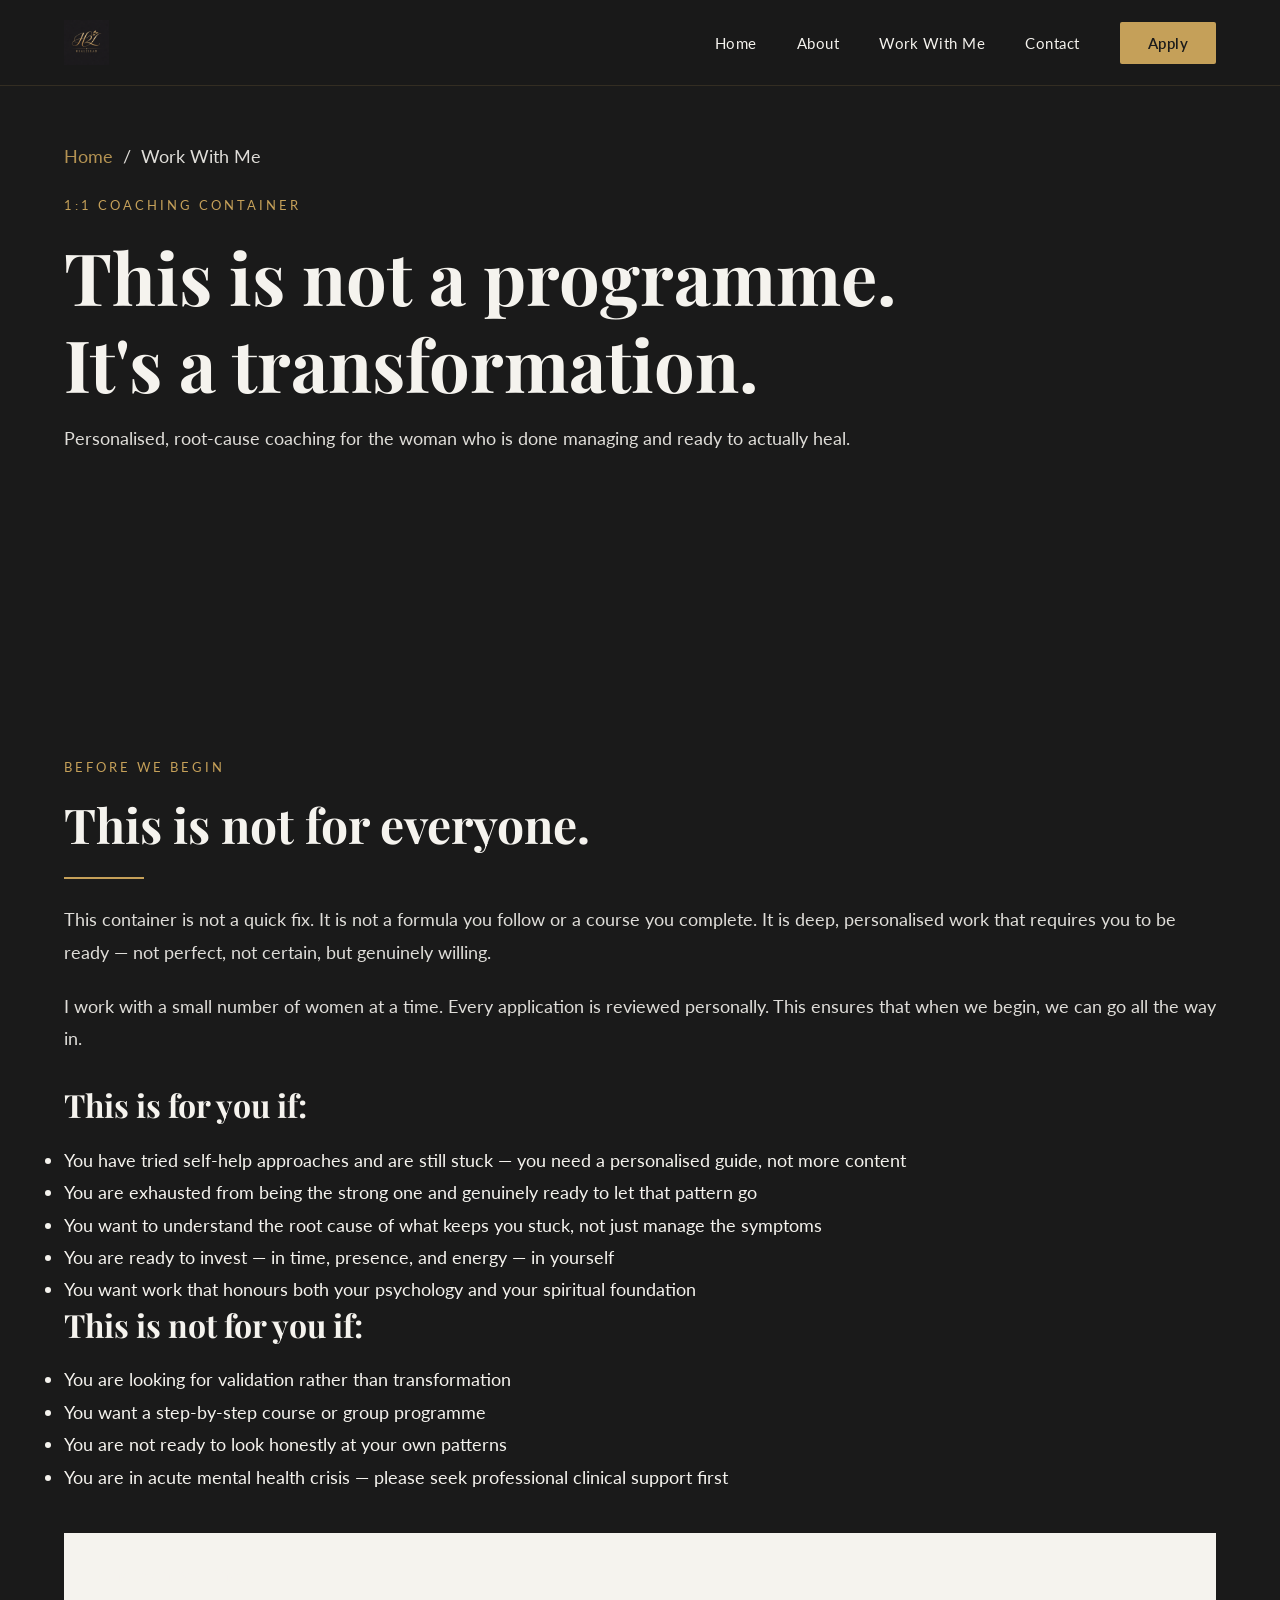
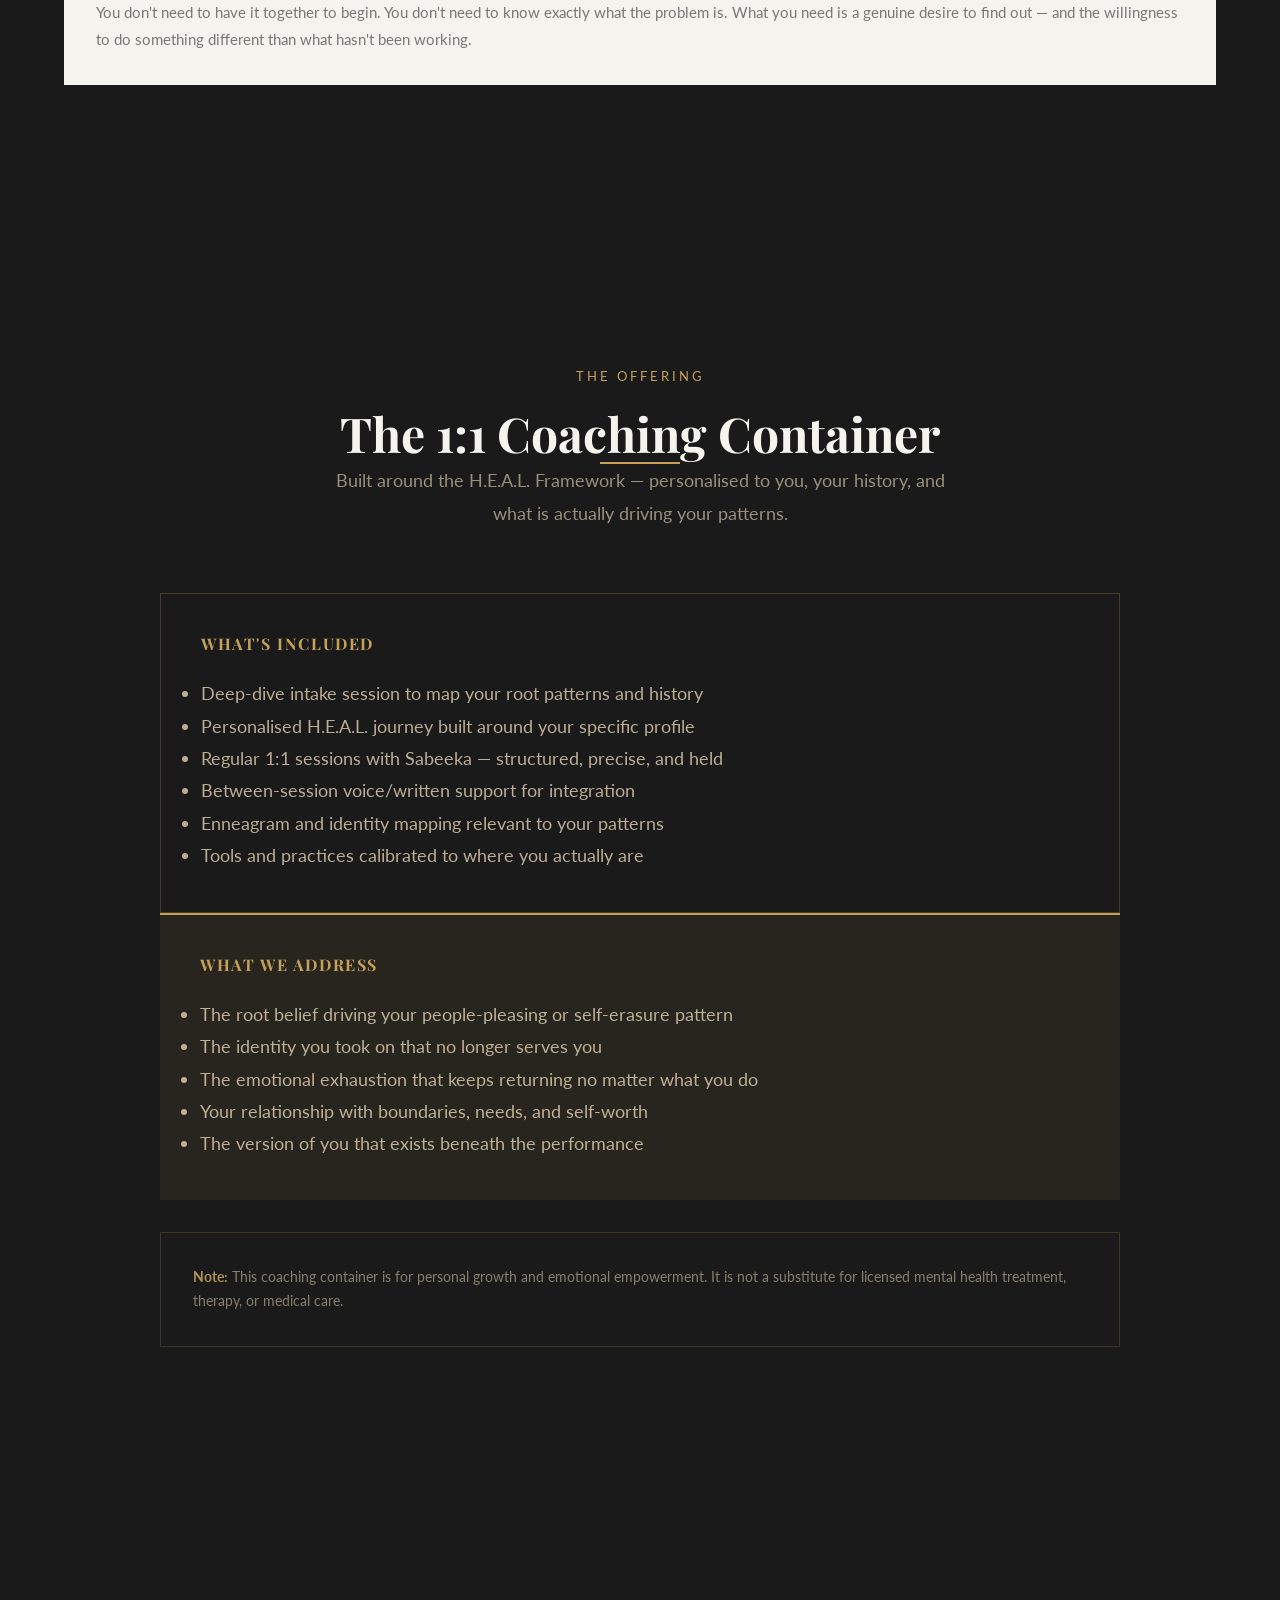
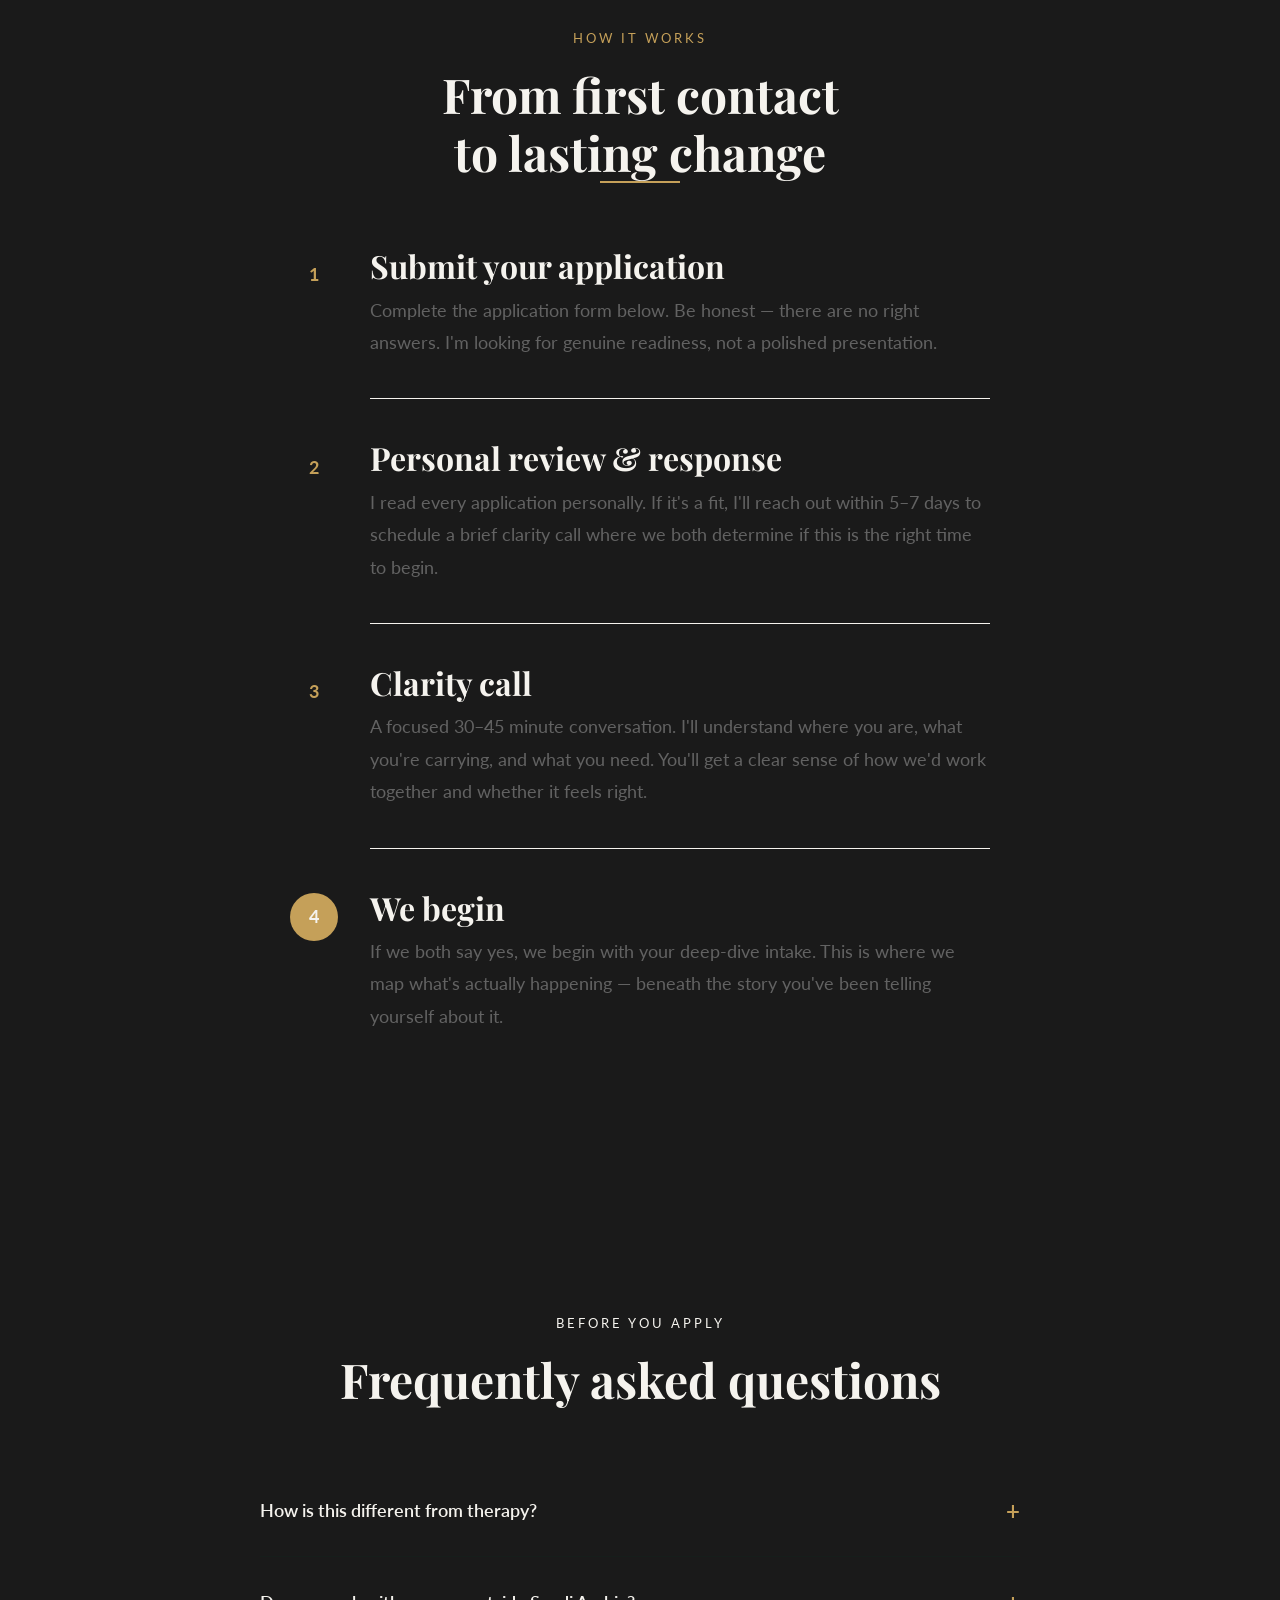
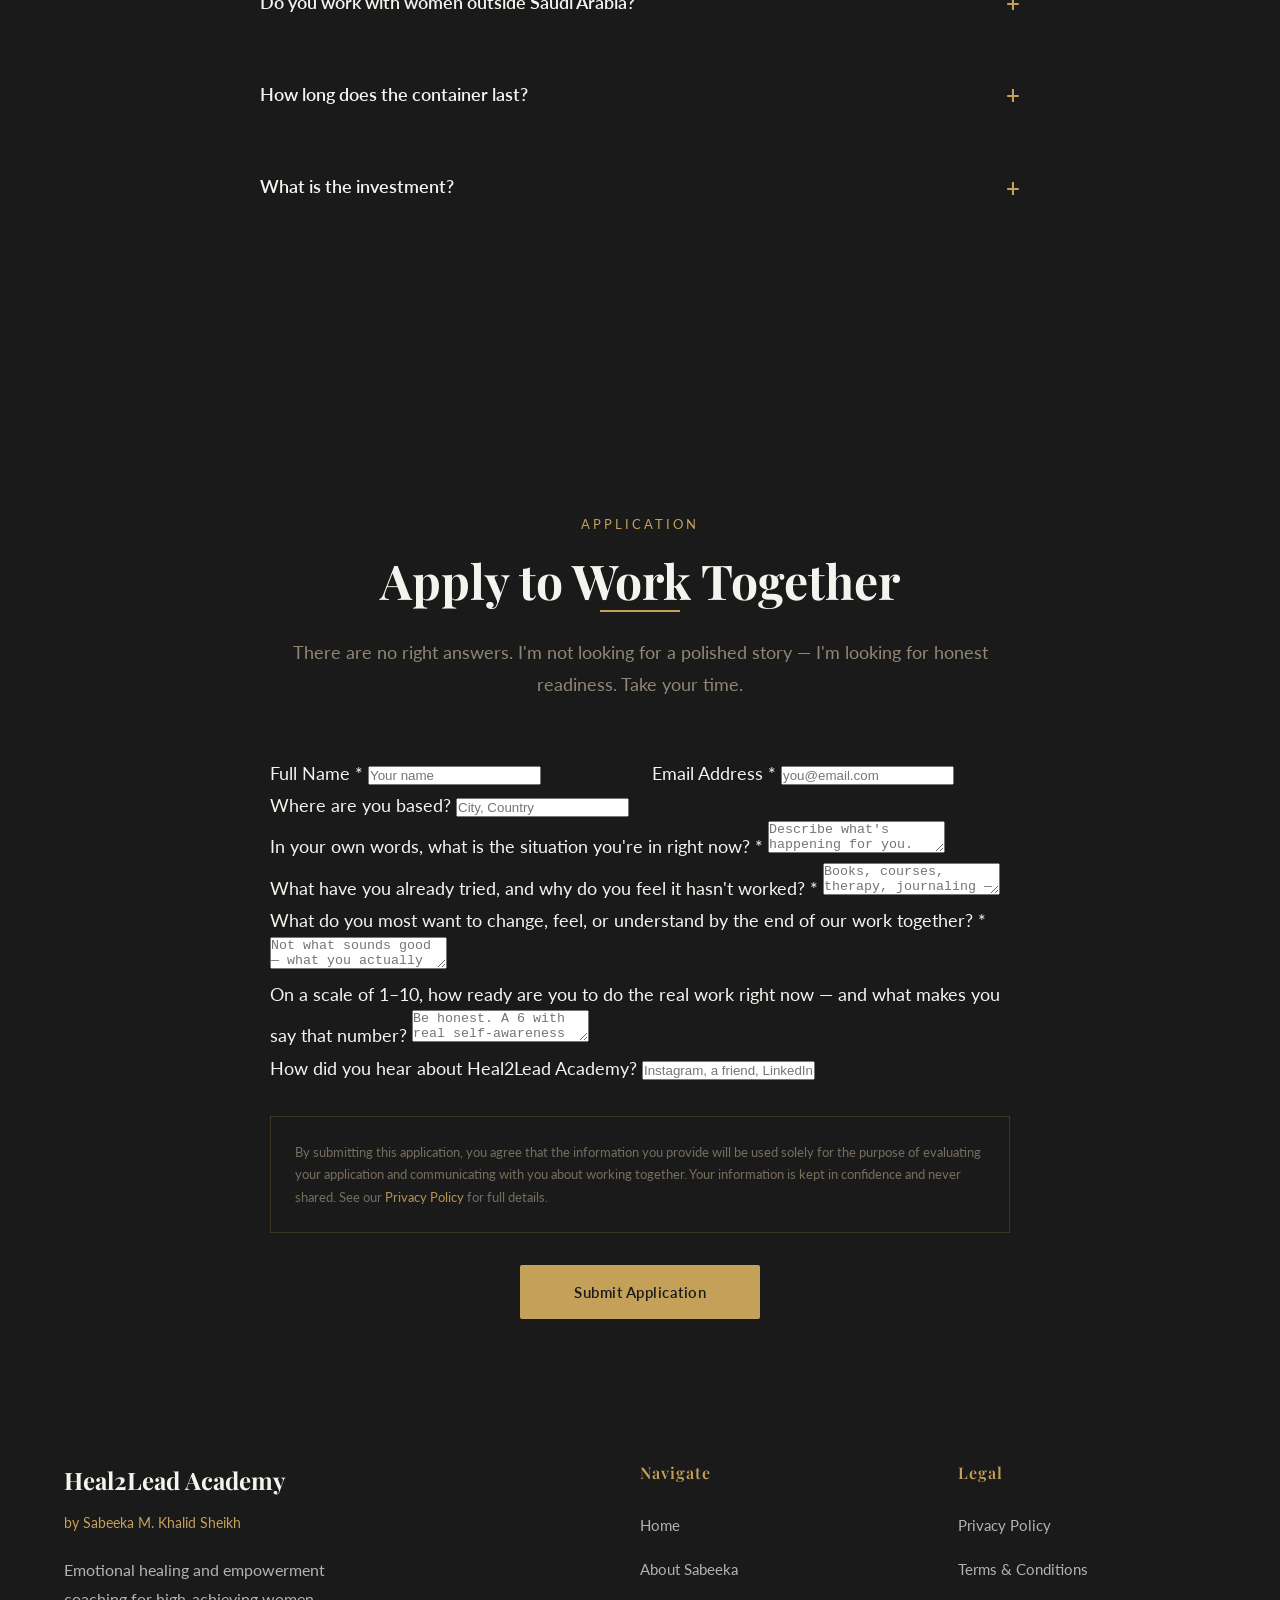
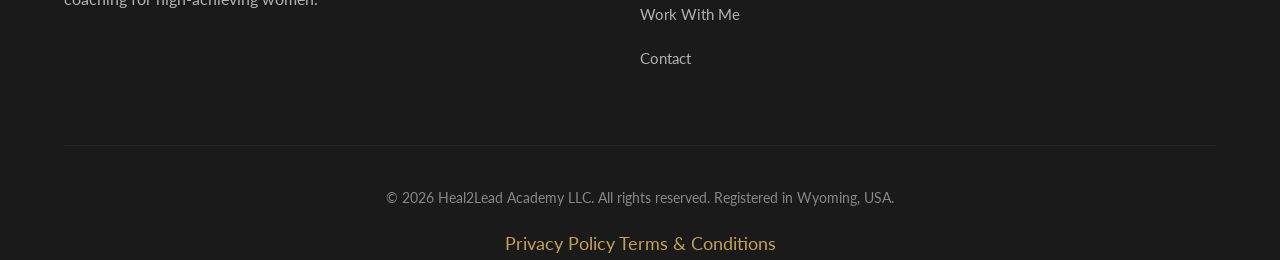
<file: work-with-me.html>
<!DOCTYPE html>
<html lang="en">
<head>
  <meta charset="UTF-8">
  <meta name="viewport" content="width=device-width, initial-scale=1.0">
  <meta name="description" content="Work with Sabeeka in a personalised 1:1 coaching container. For high-achieving women ready to address the root cause of their exhaustion — not just manage the symptoms.">
  <meta name="author" content="Sabeeka M. Khalid Sheikh">
  <title>Work With Me — Heal2Lead Academy</title>
  <link rel="stylesheet" href="styles.css">
</head>
<body>

<!-- ══════════════════ NAV ══════════════════ -->
<nav class="nav scrolled" id="navbar">
  <div class="container">
    <div class="nav__inner">
      <a href="index.html" class="nav__logo">
        <img src="logo.png" alt="Heal2Lead Academy" class="nav__logo-img">
      </a>
      <ul class="nav__links" id="navLinks">
        <li><a href="index.html">Home</a></li>
        <li><a href="about.html">About</a></li>
        <li><a href="work-with-me.html" class="active">Work With Me</a></li>
        <li><a href="contact.html">Contact</a></li>
        <li><a href="#apply" class="nav__cta">Apply</a></li>
      </ul>
      <div class="nav__mobile-toggle" id="mobileToggle"><span></span><span></span><span></span></div>
    </div>
  </div>
</nav>

<!-- ══════════════════ PAGE HERO ══════════════════ -->
<section class="page-hero">
  <div class="container">
    <div class="page-hero__content">
      <p class="breadcrumb"><a href="index.html">Home</a> &nbsp;/&nbsp; Work With Me</p>
      <span class="eyebrow">1:1 Coaching Container</span>
      <h1>This is not a programme.<br>It's a transformation.</h1>
      <p class="lead" style="margin-top: 1rem;">
        Personalised, root-cause coaching for the woman who is done managing
        and ready to actually heal.
      </p>
    </div>
  </div>
</section>

<!-- ══════════════════ IS THIS FOR YOU ══════════════════ -->
<section class="section bg-ivory">
  <div class="container">
    <div class="grid-2" style="gap: clamp(40px,6vw,100px);">
      <div class="reveal">
        <span class="eyebrow">Before we begin</span>
        <h2 style="margin-bottom: 1.5rem;">This is not for everyone.</h2>
        <div class="divider"></div>
        <p style="margin-top: 1.5rem;">
          This container is not a quick fix. It is not a formula you follow or a course you
          complete. It is deep, personalised work that requires you to be ready —
          not perfect, not certain, but genuinely willing.
        </p>
        <p>
          I work with a small number of women at a time. Every application is reviewed
          personally. This ensures that when we begin, we can go all the way in.
        </p>
        <h3 style="color: var(--green); margin: 2rem 0 1.2rem;">This is for you if:</h3>
        <ul class="feature-list">
          <li>You have tried self-help approaches and are still stuck — you need a personalised guide, not more content</li>
          <li>You are exhausted from being the strong one and genuinely ready to let that pattern go</li>
          <li>You want to understand the root cause of what keeps you stuck, not just manage the symptoms</li>
          <li>You are ready to invest — in time, presence, and energy — in yourself</li>
          <li>You want work that honours both your psychology and your spiritual foundation</li>
        </ul>
      </div>
      <div class="reveal reveal-delay-2">
        <h3 style="color: var(--green); margin-bottom: 1.2rem;">This is not for you if:</h3>
        <ul class="feature-list">
          <li>You are looking for validation rather than transformation</li>
          <li>You want a step-by-step course or group programme</li>
          <li>You are not ready to look honestly at your own patterns</li>
          <li>You are in acute mental health crisis — please seek professional clinical support first</li>
        </ul>

        <div style="background: var(--cream); padding: 2rem; margin-top: 2.5rem; border-radius: var(--radius);">
          <h4 style="color: var(--green); margin-bottom: 0.75rem;">A note on readiness</h4>
          <p style="font-size: 0.95rem; color: var(--charcoal-mid); margin: 0;">
            You don't need to have it together to begin. You don't need to know exactly what
            the problem is. What you need is a genuine desire to find out — and the willingness
            to do something different than what hasn't been working.
          </p>
        </div>
      </div>
    </div>
  </div>
</section>

<!-- ══════════════════ THE CONTAINER ══════════════════ -->
<section class="section bg-green">
  <div class="container">
    <div style="text-align: center; max-width: 640px; margin: 0 auto 4rem;">
      <span class="eyebrow reveal">The Offering</span>
      <h2 style="color: var(--ivory);" class="reveal reveal-delay-1">The 1:1 Coaching Container</h2>
      <div class="divider divider--center reveal reveal-delay-2"></div>
      <p class="reveal reveal-delay-3" style="color: rgba(229,211,179,0.7);">
        Built around the H.E.A.L. Framework — personalised to you, your history, and what
        is actually driving your patterns.
      </p>
    </div>

    <div class="grid-2" style="gap: clamp(30px,5vw,70px); max-width: 960px; margin: 0 auto;">
      <div class="reveal">
        <div style="border: 1px solid rgba(197,160,89,0.25); padding: 2.5rem;">
          <h3 style="color: var(--gold); font-size: 1rem; font-weight: 700; letter-spacing: 0.1em; text-transform: uppercase; margin-bottom: 1.5rem;">What's included</h3>
          <ul class="feature-list" style="gap: 1.2rem;">
            <li style="color: rgba(229,211,179,0.8);">Deep-dive intake session to map your root patterns and history</li>
            <li style="color: rgba(229,211,179,0.8);">Personalised H.E.A.L. journey built around your specific profile</li>
            <li style="color: rgba(229,211,179,0.8);">Regular 1:1 sessions with Sabeeka — structured, precise, and held</li>
            <li style="color: rgba(229,211,179,0.8);">Between-session voice/written support for integration</li>
            <li style="color: rgba(229,211,179,0.8);">Enneagram and identity mapping relevant to your patterns</li>
            <li style="color: rgba(229,211,179,0.8);">Tools and practices calibrated to where you actually are</li>
          </ul>
        </div>
      </div>

      <div class="reveal reveal-delay-1">
        <div style="background: rgba(197,160,89,0.08); padding: 2.5rem; border-top: 2px solid var(--gold);">
          <h3 style="color: var(--gold); font-size: 1rem; font-weight: 700; letter-spacing: 0.1em; text-transform: uppercase; margin-bottom: 1.5rem;">What we address</h3>
          <ul class="feature-list" style="gap: 1.2rem;">
            <li style="color: rgba(229,211,179,0.8);">The root belief driving your people-pleasing or self-erasure pattern</li>
            <li style="color: rgba(229,211,179,0.8);">The identity you took on that no longer serves you</li>
            <li style="color: rgba(229,211,179,0.8);">The emotional exhaustion that keeps returning no matter what you do</li>
            <li style="color: rgba(229,211,179,0.8);">Your relationship with boundaries, needs, and self-worth</li>
            <li style="color: rgba(229,211,179,0.8);">The version of you that exists beneath the performance</li>
          </ul>
        </div>

        <div style="margin-top: 2rem; padding: 2rem; border: 1px solid rgba(197,160,89,0.2);">
          <p style="color: rgba(229,211,179,0.6); font-size: 0.85rem; margin: 0;">
            <strong style="color: var(--gold);">Note:</strong> This coaching container is for personal
            growth and emotional empowerment. It is not a substitute for licensed mental health
            treatment, therapy, or medical care.
          </p>
        </div>
      </div>
    </div>
  </div>
</section>

<!-- ══════════════════ THE PROCESS ══════════════════ -->
<section class="section bg-ivory">
  <div class="container">
    <div style="text-align: center; max-width: 620px; margin: 0 auto 4rem;">
      <span class="eyebrow reveal">How it works</span>
      <h2 class="reveal reveal-delay-1">From first contact<br>to lasting change</h2>
      <div class="divider divider--center reveal reveal-delay-2"></div>
    </div>

    <div style="max-width: 700px; margin: 0 auto; display: flex; flex-direction: column; gap: 0;">
      <div class="reveal" style="display: flex; gap: 2rem; padding-bottom: 2.5rem; position: relative;">
        <div style="flex-shrink: 0; width: 48px; height: 48px; background: var(--green); border-radius: 50%; display: flex; align-items: center; justify-content: center; color: var(--gold); font-family: var(--font-display); font-weight: 700; font-size: 1.1rem; margin-top: 0.25rem;">1</div>
        <div style="flex: 1; padding-bottom: 2.5rem; border-bottom: 1px solid var(--cream);">
          <h3 style="color: var(--green); margin-bottom: 0.5rem;">Submit your application</h3>
          <p style="margin: 0; color: var(--charcoal-mid);">Complete the application form below. Be honest — there are no right answers. I'm looking for genuine readiness, not a polished presentation.</p>
        </div>
      </div>
      <div class="reveal reveal-delay-1" style="display: flex; gap: 2rem; padding-bottom: 2.5rem;">
        <div style="flex-shrink: 0; width: 48px; height: 48px; background: var(--green); border-radius: 50%; display: flex; align-items: center; justify-content: center; color: var(--gold); font-family: var(--font-display); font-weight: 700; font-size: 1.1rem; margin-top: 0.25rem;">2</div>
        <div style="flex: 1; padding-bottom: 2.5rem; border-bottom: 1px solid var(--cream);">
          <h3 style="color: var(--green); margin-bottom: 0.5rem;">Personal review & response</h3>
          <p style="margin: 0; color: var(--charcoal-mid);">I read every application personally. If it's a fit, I'll reach out within 5–7 days to schedule a brief clarity call where we both determine if this is the right time to begin.</p>
        </div>
      </div>
      <div class="reveal reveal-delay-2" style="display: flex; gap: 2rem; padding-bottom: 2.5rem;">
        <div style="flex-shrink: 0; width: 48px; height: 48px; background: var(--green); border-radius: 50%; display: flex; align-items: center; justify-content: center; color: var(--gold); font-family: var(--font-display); font-weight: 700; font-size: 1.1rem; margin-top: 0.25rem;">3</div>
        <div style="flex: 1; padding-bottom: 2.5rem; border-bottom: 1px solid var(--cream);">
          <h3 style="color: var(--green); margin-bottom: 0.5rem;">Clarity call</h3>
          <p style="margin: 0; color: var(--charcoal-mid);">A focused 30–45 minute conversation. I'll understand where you are, what you're carrying, and what you need. You'll get a clear sense of how we'd work together and whether it feels right.</p>
        </div>
      </div>
      <div class="reveal reveal-delay-3" style="display: flex; gap: 2rem;">
        <div style="flex-shrink: 0; width: 48px; height: 48px; background: var(--gold); border-radius: 50%; display: flex; align-items: center; justify-content: center; color: var(--green-deep); font-family: var(--font-display); font-weight: 700; font-size: 1.1rem; margin-top: 0.25rem;">4</div>
        <div style="flex: 1;">
          <h3 style="color: var(--green); margin-bottom: 0.5rem;">We begin</h3>
          <p style="margin: 0; color: var(--charcoal-mid);">If we both say yes, we begin with your deep-dive intake. This is where we map what's actually happening — beneath the story you've been telling yourself about it.</p>
        </div>
      </div>
    </div>
  </div>
</section>

<!-- ══════════════════ FAQ ══════════════════ -->
<section class="section bg-cream">
  <div class="container">
    <div style="text-align: center; max-width: 620px; margin: 0 auto 3.5rem;">
      <span class="eyebrow reveal" style="color: var(--green);">Before you apply</span>
      <h2 class="reveal reveal-delay-1" style="color: var(--green);">Frequently asked questions</h2>
    </div>
    <div style="max-width: 760px; margin: 0 auto; display: flex; flex-direction: column; gap: 0;">
      <details class="reveal" style="border-bottom: 1px solid rgba(4,57,39,0.15); padding: 1.5rem 0;">
        <summary style="font-family: var(--font-display); font-size: 1.1rem; color: var(--green); cursor: pointer; list-style: none; display: flex; justify-content: space-between; align-items: center; font-weight: 600;">
          How is this different from therapy?
          <span style="font-size: 1.5rem; color: var(--gold); flex-shrink:0;">+</span>
        </summary>
        <p style="margin: 1rem 0 0; color: var(--charcoal-mid);">Coaching is future-focused and action-oriented. It works with where you are and where you want to be. Therapy is a licensed clinical practice focused on mental health diagnosis and treatment. This coaching container is not therapy and is not a substitute for it. If you are managing a clinical mental health condition, I encourage you to work with a licensed therapist.</p>
      </details>
      <details class="reveal" style="border-bottom: 1px solid rgba(4,57,39,0.15); padding: 1.5rem 0;">
        <summary style="font-family: var(--font-display); font-size: 1.1rem; color: var(--green); cursor: pointer; list-style: none; display: flex; justify-content: space-between; align-items: center; font-weight: 600;">
          Do you work with women outside Saudi Arabia?
          <span style="font-size: 1.5rem; color: var(--gold); flex-shrink:0;">+</span>
        </summary>
        <p style="margin: 1rem 0 0; color: var(--charcoal-mid);">Yes. All sessions are conducted online. I work with high-achieving women globally — particularly those in the South Asian and Arab diaspora communities — wherever they are.</p>
      </details>
      <details class="reveal" style="border-bottom: 1px solid rgba(4,57,39,0.15); padding: 1.5rem 0;">
        <summary style="font-family: var(--font-display); font-size: 1.1rem; color: var(--green); cursor: pointer; list-style: none; display: flex; justify-content: space-between; align-items: center; font-weight: 600;">
          How long does the container last?
          <span style="font-size: 1.5rem; color: var(--gold); flex-shrink:0;">+</span>
        </summary>
        <p style="margin: 1rem 0 0; color: var(--charcoal-mid);">Duration is discussed during the clarity call and depends on where you are and what you need. Real transformation is not a 4-week sprint. We design what will actually serve you — not what is most convenient to package.</p>
      </details>
      <details class="reveal" style="padding: 1.5rem 0;">
        <summary style="font-family: var(--font-display); font-size: 1.1rem; color: var(--green); cursor: pointer; list-style: none; display: flex; justify-content: space-between; align-items: center; font-weight: 600;">
          What is the investment?
          <span style="font-size: 1.5rem; color: var(--gold); flex-shrink:0;">+</span>
        </summary>
        <p style="margin: 1rem 0 0; color: var(--charcoal-mid);">Investment details are shared during the clarity call after we've both determined fit. I don't publish a price because the container is personalised — what we build together depends on what you need. Payment plans are available.</p>
      </details>
    </div>
  </div>
</section>

<!-- ══════════════════ APPLICATION ══════════════════ -->
<section class="section bg-green-deep" id="apply">
  <div class="container">
    <div style="max-width: 740px; margin: 0 auto;">
      <div style="text-align: center; margin-bottom: 3.5rem;">
        <span class="eyebrow reveal">Application</span>
        <h2 style="color: var(--ivory);" class="reveal reveal-delay-1">Apply to Work Together</h2>
        <div class="divider divider--center reveal reveal-delay-2"></div>
        <p class="reveal reveal-delay-3" style="color: rgba(229,211,179,0.65); margin-top: 1.5rem;">
          There are no right answers. I'm not looking for a polished story —
          I'm looking for honest readiness. Take your time.
        </p>
      </div>

      <form name="application" method="POST" action="https://formspree.io/f/your-form-id" class="reveal">
        <input type="hidden" name="form-name" value="application">
        <p style="display: none;"><input name="bot-field"></p>

        <div style="display: grid; grid-template-columns: 1fr 1fr; gap: 1.5rem;">
          <div class="form-group">
            <label for="name">Full Name *</label>
            <input type="text" id="name" name="name" required placeholder="Your name">
          </div>
          <div class="form-group">
            <label for="email">Email Address *</label>
            <input type="email" id="email" name="email" required placeholder="you@email.com">
          </div>
        </div>

        <div class="form-group">
          <label for="location">Where are you based?</label>
          <input type="text" id="location" name="location" placeholder="City, Country">
        </div>

        <div class="form-group">
          <label for="situation">In your own words, what is the situation you're in right now? *</label>
          <textarea id="situation" name="situation" required placeholder="Describe what's happening for you. What are you carrying? What brought you here?"></textarea>
        </div>

        <div class="form-group">
          <label for="tried">What have you already tried, and why do you feel it hasn't worked? *</label>
          <textarea id="tried" name="tried" required placeholder="Books, courses, therapy, journaling — what have you done? What shifted, and what didn't?"></textarea>
        </div>

        <div class="form-group">
          <label for="want">What do you most want to change, feel, or understand by the end of our work together? *</label>
          <textarea id="want" name="want" required placeholder="Not what sounds good — what you actually want."></textarea>
        </div>

        <div class="form-group">
          <label for="readiness">On a scale of 1–10, how ready are you to do the real work right now — and what makes you say that number?</label>
          <textarea id="readiness" name="readiness" placeholder="Be honest. A 6 with real self-awareness is more useful than a 10 that isn't thought through."></textarea>
        </div>

        <div class="form-group">
          <label for="how">How did you hear about Heal2Lead Academy?</label>
          <input type="text" id="how" name="how" placeholder="Instagram, a friend, LinkedIn...">
        </div>

        <div style="margin-top: 2rem; padding: 1.5rem; border: 1px solid rgba(197,160,89,0.2); margin-bottom: 2rem;">
          <p style="color: rgba(229,211,179,0.5); font-size: 0.82rem; margin: 0; line-height: 1.7;">
            By submitting this application, you agree that the information you provide will be used
            solely for the purpose of evaluating your application and communicating with you about
            working together. Your information is kept in confidence and never shared.
            See our <a href="privacy-policy.html" style="color: var(--gold);">Privacy Policy</a> for full details.
          </p>
        </div>

        <div style="text-align: center;">
          <button type="submit" class="btn btn--gold" style="min-width: 240px;">Submit Application</button>
        </div>
      </form>
    </div>
  </div>
</section>

<!-- ══════════════════ FOOTER ══════════════════ -->
<footer>
  <div class="container">
    <div class="footer__grid">
      <div>
        <span class="footer__brand-name">Heal2Lead Academy</span>
        <span class="footer__brand-sub">by Sabeeka M. Khalid Sheikh</span>
        <p class="footer__tagline">Emotional healing and empowerment coaching for high-achieving women.</p>
      </div>
      <div>
        <div class="footer__heading">Navigate</div>
        <ul class="footer__links">
          <li><a href="index.html">Home</a></li>
          <li><a href="about.html">About Sabeeka</a></li>
          <li><a href="work-with-me.html">Work With Me</a></li>
          <li><a href="contact.html">Contact</a></li>
        </ul>
      </div>
      <div>
        <div class="footer__heading">Legal</div>
        <ul class="footer__links">
          <li><a href="privacy-policy.html">Privacy Policy</a></li>
          <li><a href="terms.html">Terms &amp; Conditions</a></li>
        </ul>
      </div>
    </div>
    <div class="footer__bottom">
      <p class="footer__legal">© 2026 Heal2Lead Academy LLC. All rights reserved. Registered in Wyoming, USA.</p>
      <div class="footer__legal-links">
        <a href="privacy-policy.html">Privacy Policy</a>
        <a href="terms.html">Terms &amp; Conditions</a>
      </div>
    </div>
  </div>
</footer>

<script>
  const toggle = document.getElementById('mobileToggle');
  const navLinks = document.getElementById('navLinks');
  toggle.addEventListener('click', () => navLinks.classList.toggle('open'));

  // FAQ toggle icon
  document.querySelectorAll('details').forEach(d => {
    d.addEventListener('toggle', () => {
      const plus = d.querySelector('summary span');
      if (plus) plus.textContent = d.open ? '−' : '+';
    });
  });

  const reveals = document.querySelectorAll('.reveal');
  const observer = new IntersectionObserver((entries) => {
    entries.forEach(e => { if (e.isIntersecting) e.target.classList.add('visible'); });
  }, { threshold: 0.12 });
  reveals.forEach(r => observer.observe(r));
</script>

<style>
  @media (max-width: 640px) {
    form .grid-2-inner { grid-template-columns: 1fr; }
  }
  form [style*="grid-template-columns: 1fr 1fr"] {
    grid-template-columns: 1fr 1fr;
  }
  @media (max-width: 560px) {
    form [style*="grid-template-columns: 1fr 1fr"] {
      grid-template-columns: 1fr;
    }
  }
</style>
</body>
</html>
</file>
<file: styles.css>
/* ═══════════════════════════════════════════════════════════════════
   HEAL2LEAD ACADEMY - ROYAL WOLF LUXURY DESIGN SYSTEM
   Strict Adherence: Obsidian & Champagne Gold
══════════════════════════════════════════════════════════════════ */

/* ─────────────────────────────────────────────────────────────────
   1. GLOBAL DESIGN SYSTEM
───────────────────────────────────────────────────────────────── */
@import url('https://fonts.googleapis.com/css2?family=Playfair+Display:wght@400;500;600;700&family=Lato:wght@300;400;700&display=swap');

:root {
  /* Colors - Exact Spec */
  --obsidian:      #1A1A1A;
  --gold:          #C5A059;
  --gold-light:    #D4B87A;
  --cream:         #F5F3EE;
  --charcoal:      #4A4A4A;
  --charcoal-mid:  #6A6A6A;
  --white:         #FFFFFF;
  
  /* Typography */
  --font-heading: 'Playfair Display', Georgia, serif;
  --font-body:    'Lato', sans-serif;
  
  /* Spacing - The Luxury Gap */
  --section-pad:  140px;
  --container-max: 1200px;
  
  /* Transitions */
  --ease: cubic-bezier(0.4, 0, 0.2, 1);
}

*, *::before, *::after {
  margin: 0;
  padding: 0;
  box-sizing: border-box;
}

html {
  scroll-behavior: smooth;
}

body {
  font-family: var(--font-body);
  font-size: 18px;
  line-height: 1.8;
  color: var(--cream);
  background: var(--obsidian);
  -webkit-font-smoothing: antialiased;
  overflow-x: hidden;
}

/* ─────────────────────────────────────────────────────────────────
   2. TYPOGRAPHY
───────────────────────────────────────────────────────────────── */
h1, h2, h3, h4 {
  font-family: var(--font-heading);
  font-weight: 700;
  line-height: 1.2;
  color: var(--cream);
}

h1 { font-size: clamp(2.5rem, 6vw, 4.5rem); }
h2 { font-size: clamp(2rem, 4vw, 3rem); }
h3 { font-size: clamp(1.5rem, 2.5vw, 2rem); }

p {
  margin-bottom: 1.2em;
  color: var(--cream);
  opacity: 0.9;
}

a {
  color: var(--gold);
  text-decoration: none;
  transition: var(--ease);
}

a:hover {
  color: var(--gold-light);
}

/* ─────────────────────────────────────────────────────────────────
   3. LAYOUT & THE LUXURY GAP
───────────────────────────────────────────────────────────────── */
.container {
  max-width: var(--container-max);
  margin: 0 auto;
  padding: 0 24px;
}

section {
  padding: var(--section-pad) 0;
}

.text-center { text-align: center; }

/* ─────────────────────────────────────────────────────────────────
   4. NAVIGATION
───────────────────────────────────────────────────────────────── */
.nav {
  position: fixed;
  top: 0;
  left: 0;
  right: 0;
  z-index: 1000;
  background: rgba(26, 26, 26, 0.95);
  backdrop-filter: blur(10px);
  border-bottom: 1px solid rgba(197, 160, 89, 0.15);
  padding: 20px 0;
}

.nav__inner {
  display: flex;
  justify-content: space-between;
  align-items: center;
}

.nav__logo {
  display: flex;
  align-items: center;
}

.nav__logo-img {
  height: 45px;
  width: auto;
}

.nav__links {
  display: flex;
  align-items: center;
  gap: 40px;
  list-style: none;
}

.nav__links a {
  color: var(--cream);
  font-size: 15px;
  font-weight: 400;
  letter-spacing: 0.5px;
  position: relative;
}

.nav__links a::after {
  content: '';
  position: absolute;
  bottom: -4px;
  left: 0;
  width: 0;
  height: 1px;
  background: var(--gold);
  transition: width 0.3s var(--ease);
}

.nav__links a:hover::after {
  width: 100%;
}

.nav__cta {
  background: var(--gold);
  color: var(--obsidian) !important;
  padding: 12px 28px;
  border-radius: 2px;
  font-weight: 600 !important;
}

.nav__cta::after { display: none !important; }

.nav__cta:hover {
  background: var(--gold-light);
  transform: translateY(-2px);
}

/* Mobile Toggle */
.nav__mobile-toggle {
  display: none;
  flex-direction: column;
  gap: 5px;
  cursor: pointer;
}

.nav__mobile-toggle span {
  width: 25px;
  height: 2px;
  background: var(--cream);
  transition: var(--ease);
}

/* ─────────────────────────────────────────────────────────────────
   5. HERO SECTION
───────────────────────────────────────────────────────────────── */
.hero {
  min-height: 100vh;
  display: flex;
  align-items: center;
  justify-content: center;
  padding-top: 80px;
  background: var(--obsidian);
}

.hero__content {
  text-align: center;
  max-width: 800px;
}

.hero__eyebrow {
  display: block;
  font-family: var(--font-body);
  font-size: 14px;
  letter-spacing: 3px;
  text-transform: uppercase;
  color: var(--gold);
  margin-bottom: 24px;
}

.hero h1 {
  margin-bottom: 28px;
  font-size: clamp(2.8rem, 7vw, 5rem);
}

.hero__sub {
  font-size: clamp(1.1rem, 2vw, 1.35rem);
  color: var(--cream);
  opacity: 0.85;
  margin-bottom: 48px;
  line-height: 1.9;
}

.hero__actions {
  display: flex;
  gap: 20px;
  justify-content: center;
  flex-wrap: wrap;
}

/* ─────────────────────────────────────────────────────────────────
   6. BUTTONS
───────────────────────────────────────────────────────────────── */
.btn {
  display: inline-block;
  padding: 18px 40px;
  font-family: var(--font-body);
  font-size: 15px;
  font-weight: 600;
  letter-spacing: 0.5px;
  border-radius: 2px;
  cursor: pointer;
  transition: all 0.35s var(--ease);
  border: none;
}

.btn--gold {
  background: var(--gold);
  color: var(--obsidian);
}

.btn--gold:hover {
  background: var(--gold-light);
  transform: translateY(-3px);
  box-shadow: 0 12px 30px rgba(197, 160, 89, 0.25);
}

.btn--outline {
  background: transparent;
  border: 1px solid var(--gold);
  color: var(--gold);
}

.btn--outline:hover {
  background: var(--gold);
  color: var(--obsidian);
}

/* ─────────────────────────────────────────────────────────────────
   7. PROOF CARDS (The 3 Felts)
───────────────────────────────────────────────────────────────── */
.proof {
  background: var(--obsidian);
}

.proof__grid {
  display: grid;
  grid-template-columns: repeat(3, 1fr);
  gap: 40px;
  margin-top: 80px;
}

.proof-card {
  background: rgba(255, 255, 255, 0.03);
  border: 1px solid rgba(197, 160, 89, 0.2);
  padding: 48px 32px;
  text-align: center;
  border-radius: 2px;
  transition: all 0.4s var(--ease);
}

.proof-card:hover {
  border-color: var(--gold);
  transform: translateY(-8px);
}

.proof-card__icon {
  font-size: 32px;
  margin-bottom: 24px;
  display: block;
}

.proof-card h3 {
  font-size: 1.4rem;
  margin-bottom: 16px;
  color: var(--gold);
}

.proof-card p {
  font-size: 1rem;
  opacity: 0.8;
  line-height: 1.7;
}

/* ─────────────────────────────────────────────────────────────────
   8. ABOUT SECTION
───────────────────────────────────────────────────────────────── */
.about {
  background: rgba(255, 255, 255, 0.02);
}

.about__grid {
  display: grid;
  grid-template-columns: 1fr 1fr;
  gap: 80px;
  align-items: center;
}

.about__image {
  position: relative;
}

.about__image img {
  width: 100%;
  border-radius: 4px;
  border: 2px solid var(--gold);
}

.about__content h2 {
  margin-bottom: 24px;
}

.about__content .divider {
  width: 60px;
  height: 2px;
  background: var(--gold);
  margin: 32px 0;
}

/* ─────────────────────────────────────────────────────────────────
   9. PROGRAM SECTION
───────────────────────────────────────────────────────────────── */
.program {
  background: var(--obsidian);
}

.program__card {
  max-width: 700px;
  margin: 60px auto 0;
  background: rgba(255, 255, 255, 0.03);
  border: 1px solid rgba(197, 160, 89, 0.3);
  padding: 64px;
  text-align: center;
  border-radius: 4px;
}

.program__price {
  font-family: var(--font-heading);
  font-size: 3.5rem;
  font-weight: 700;
  color: var(--gold);
  margin: 32px 0 16px;
}

.program__price span {
  font-size: 1.2rem;
  color: var(--cream);
  opacity: 0.7;
}

.program__meta {
  display: flex;
  justify-content: center;
  gap: 40px;
  margin: 32px 0;
  flex-wrap: wrap;
}

.program__meta-item {
  text-align: center;
}

.program__meta-item strong {
  display: block;
  font-size: 1.1rem;
  color: var(--gold);
  margin-bottom: 4px;
}

.program__meta-item span {
  font-size: 0.9rem;
  opacity: 0.7;
}

.program__ scarcity {
  font-size: 14px;
  color: var(--gold);
  margin-top: 24px;
  opacity: 0.9;
}

/* ─────────────────────────────────────────────────────────────────
   10. LEGAL/POLICIES
───────────────────────────────────────────────────────────────── */
.legal {
  background: var(--obsidian);
  padding: 180px 0 100px;
}

.legal h1 {
  margin-bottom: 16px;
}

.legal__content {
  max-width: 700px;
  margin: 60px auto 0;
}

.legal h2 {
  font-size: 1.5rem;
  margin: 48px 0 20px;
  color: var(--gold);
}

.legal p, .legal li {
  font-size: 1rem;
  line-height: 1.9;
  opacity: 0.85;
}

.legal ul {
  margin: 20px 0 20px 24px;
}

.legal li {
  margin-bottom: 12px;
}

.legal__disclaimer {
  background: rgba(197, 160, 89, 0.1);
  border-left: 3px solid var(--gold);
  padding: 24px;
  margin: 40px 0;
}

.legal__disclaimer strong {
  color: var(--gold);
  display: block;
  margin-bottom: 8px;
}

/* ─────────────────────────────────────────────────────────────────
   11. FOOTER
───────────────────────────────────────────────────────────────── */
.footer {
  background: rgba(0, 0, 0, 0.3);
  padding: 80px 0 40px;
  border-top: 1px solid rgba(197, 160, 89, 0.15);
}

.footer__grid {
  display: grid;
  grid-template-columns: 2fr 1fr 1fr;
  gap: 60px;
  margin-bottom: 60px;
}

.footer__brand-name {
  font-family: var(--font-heading);
  font-size: 1.5rem;
  font-weight: 700;
  color: var(--cream);
  display: block;
  margin-bottom: 8px;
}

.footer__brand-sub {
  font-size: 0.9rem;
  color: var(--gold);
  display: block;
  margin-bottom: 20px;
}

.footer__tagline {
  font-size: 1rem;
  opacity: 0.7;
  max-width: 300px;
}

.footer__heading {
  font-family: var(--font-heading);
  font-size: 1rem;
  font-weight: 600;
  color: var(--gold);
  margin-bottom: 20px;
  letter-spacing: 1px;
}

.footer__links {
  list-style: none;
}

.footer__links li {
  margin-bottom: 12px;
}

.footer__links a {
  color: var(--cream);
  opacity: 0.7;
  font-size: 0.95rem;
}

.footer__links a:hover {
  opacity: 1;
  color: var(--gold);
}

.footer__bottom {
  text-align: center;
  padding-top: 40px;
  border-top: 1px solid rgba(255, 255, 255, 0.05);
}

.footer__legal {
  font-size: 0.85rem;
  opacity: 0.5;
}

/* ─────────────────────────────────────────────────────────────────
   12. MOBILE RESPONSIVE
───────────────────────────────────────────────────────────────── */
@media (max-width: 968px) {
  :root {
    --section-pad: 100px;
  }
  
  .proof__grid {
    grid-template-columns: 1fr;
    gap: 24px;
  }
  
  .about__grid {
    grid-template-columns: 1fr;
    gap: 48px;
  }
  
  .footer__grid {
    grid-template-columns: 1fr;
    gap: 40px;
    text-align: center;
  }
  
  .nav__links {
    display: none;
  }
  
  .nav__mobile-toggle {
    display: flex;
  }
  
  .program__card {
    padding: 40px 24px;
  }
  
  .program__price {
    font-size: 2.5rem;
  }
}

@media (max-width: 480px) {
  :root {
    --section-pad: 80px;
  }
  
  .hero__actions {
    flex-direction: column;
    align-items: center;
  }
  
  .btn {
    width: 100%;
    text-align: center;
  }
  
  .program__meta {
    flex-direction: column;
    gap: 24px;
  }
}

/* ─────────────────────────────────────────────────────────────────
   13. UTILITIES
───────────────────────────────────────────────────────────────── */
.divider {
  width: 80px;
  height: 2px;
  background: var(--gold);
}

.divider--center {
  margin: 0 auto;
}

.eyebrow {
  font-size: 13px;
  letter-spacing: 3px;
  text-transform: uppercase;
  color: var(--gold);
  display: block;
  margin-bottom: 16px;
}

.mt-0 { margin-top: 0; }
.mb-0 { margin-bottom: 0; }
</file>
